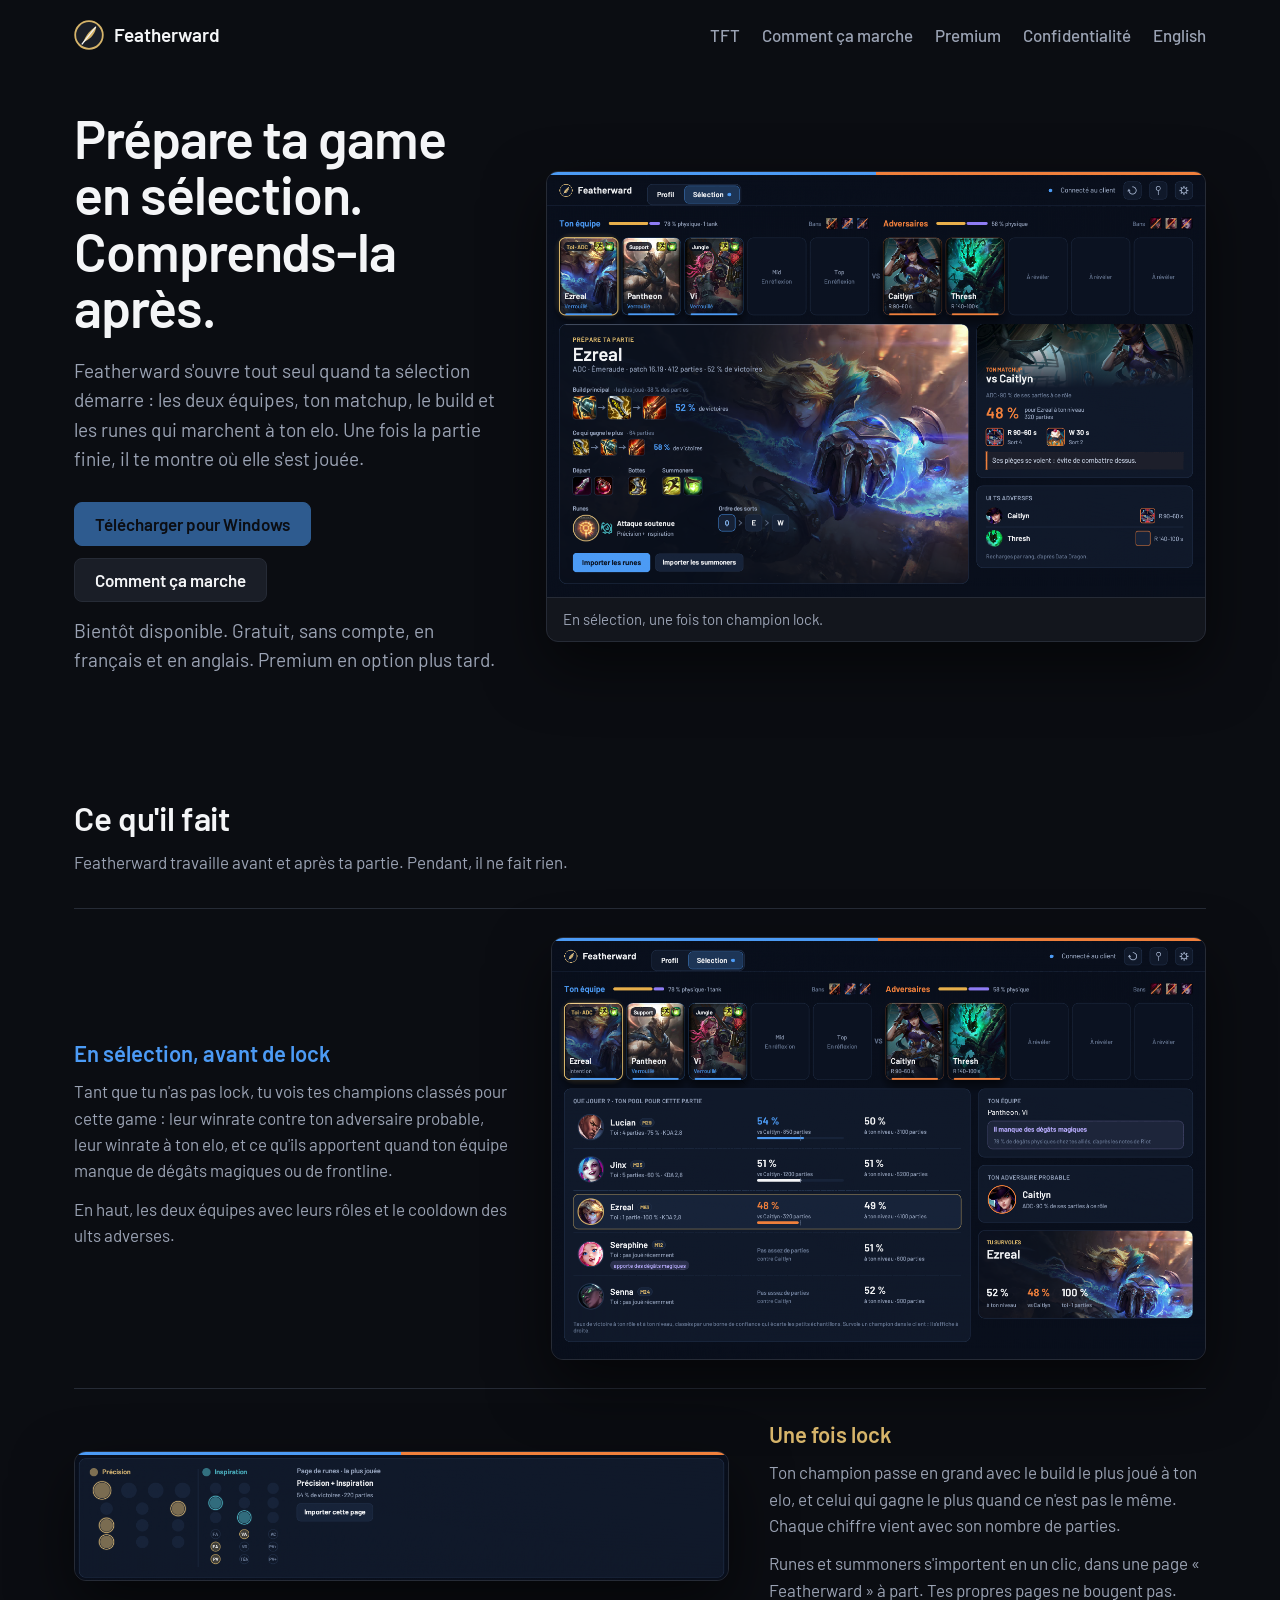
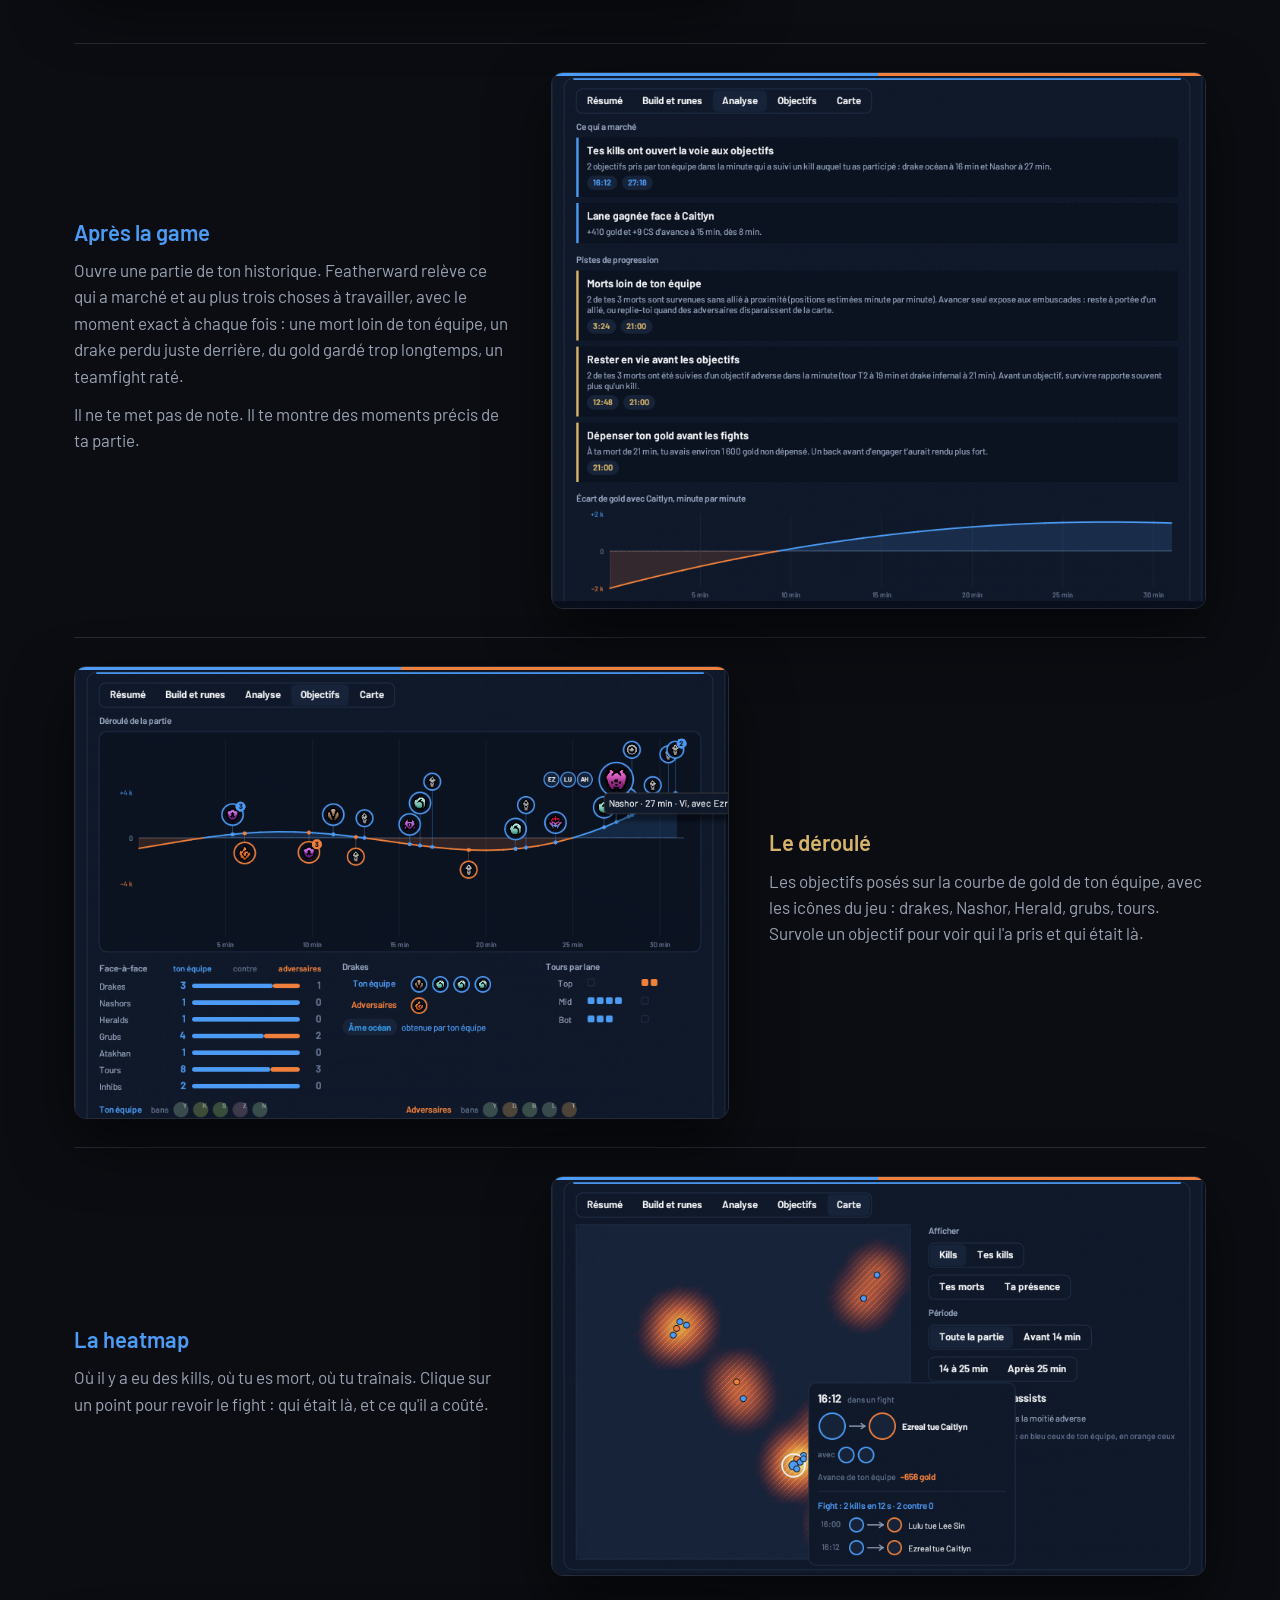
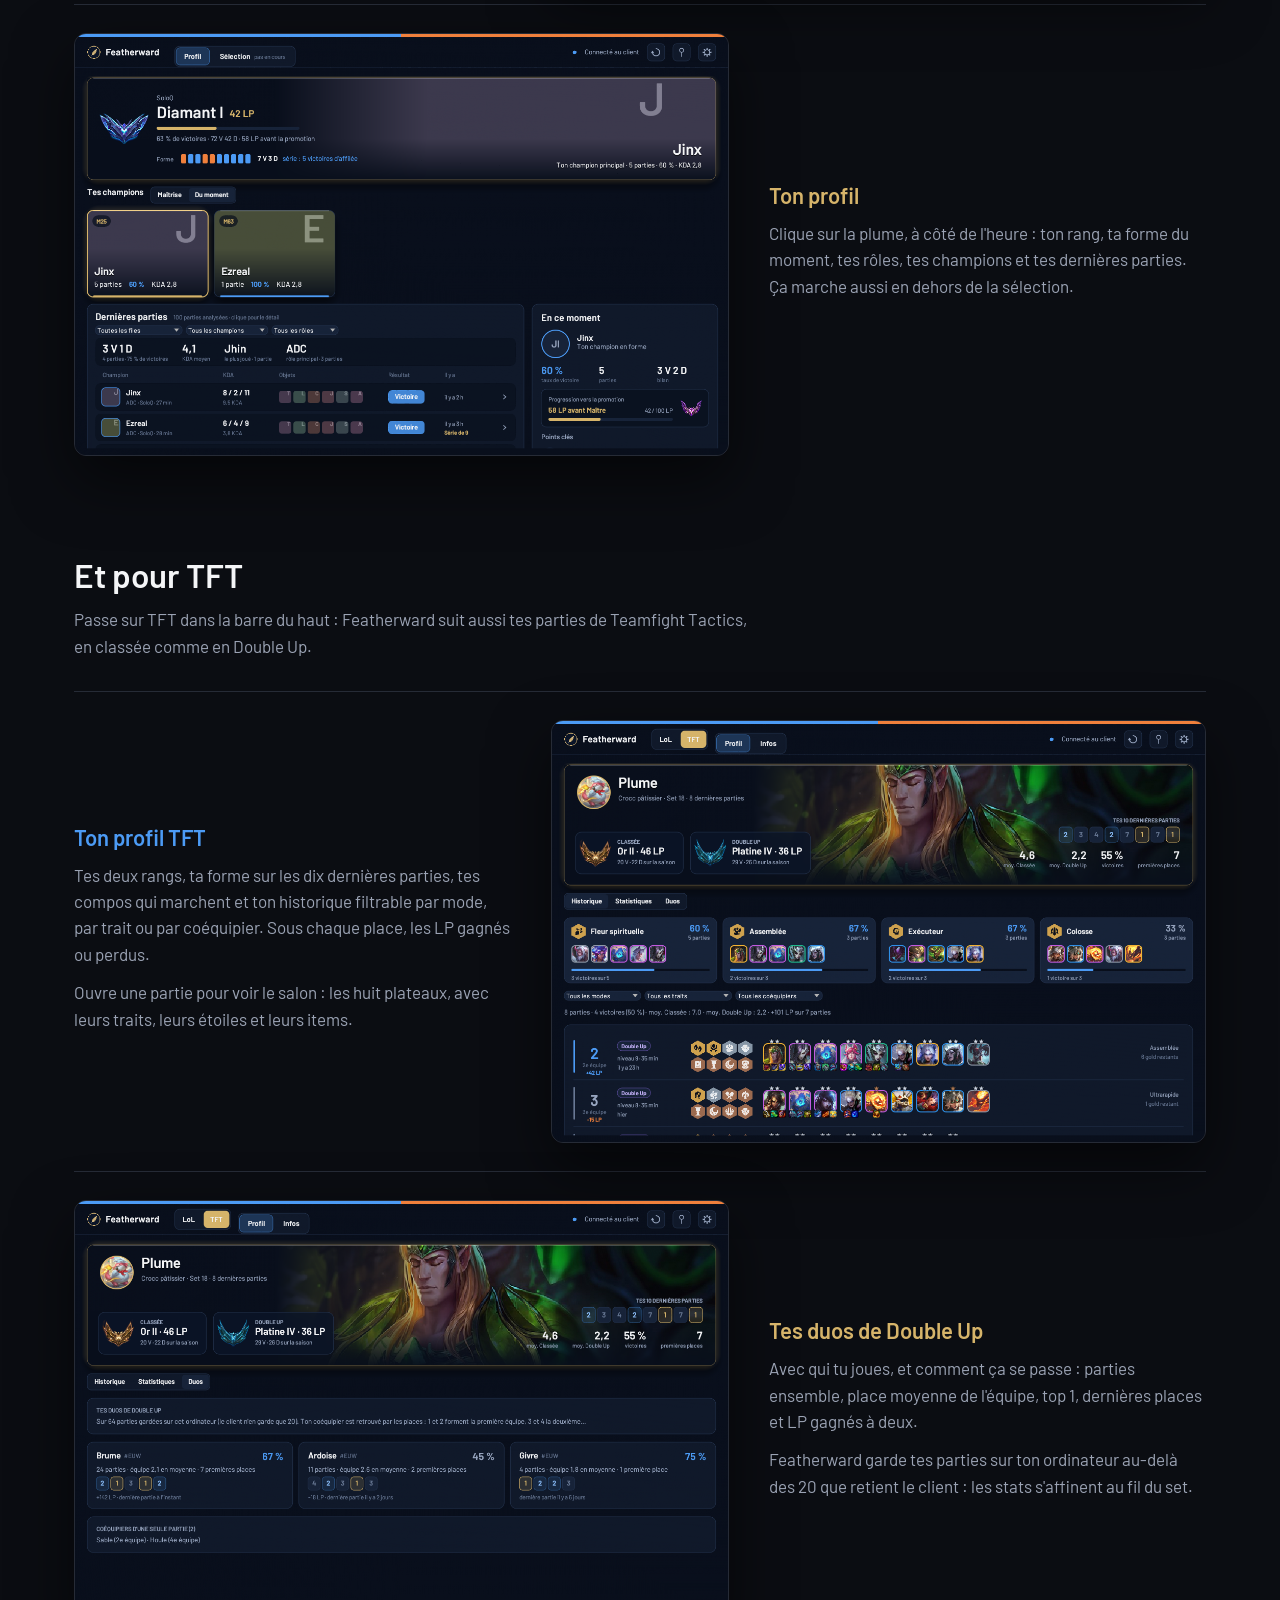
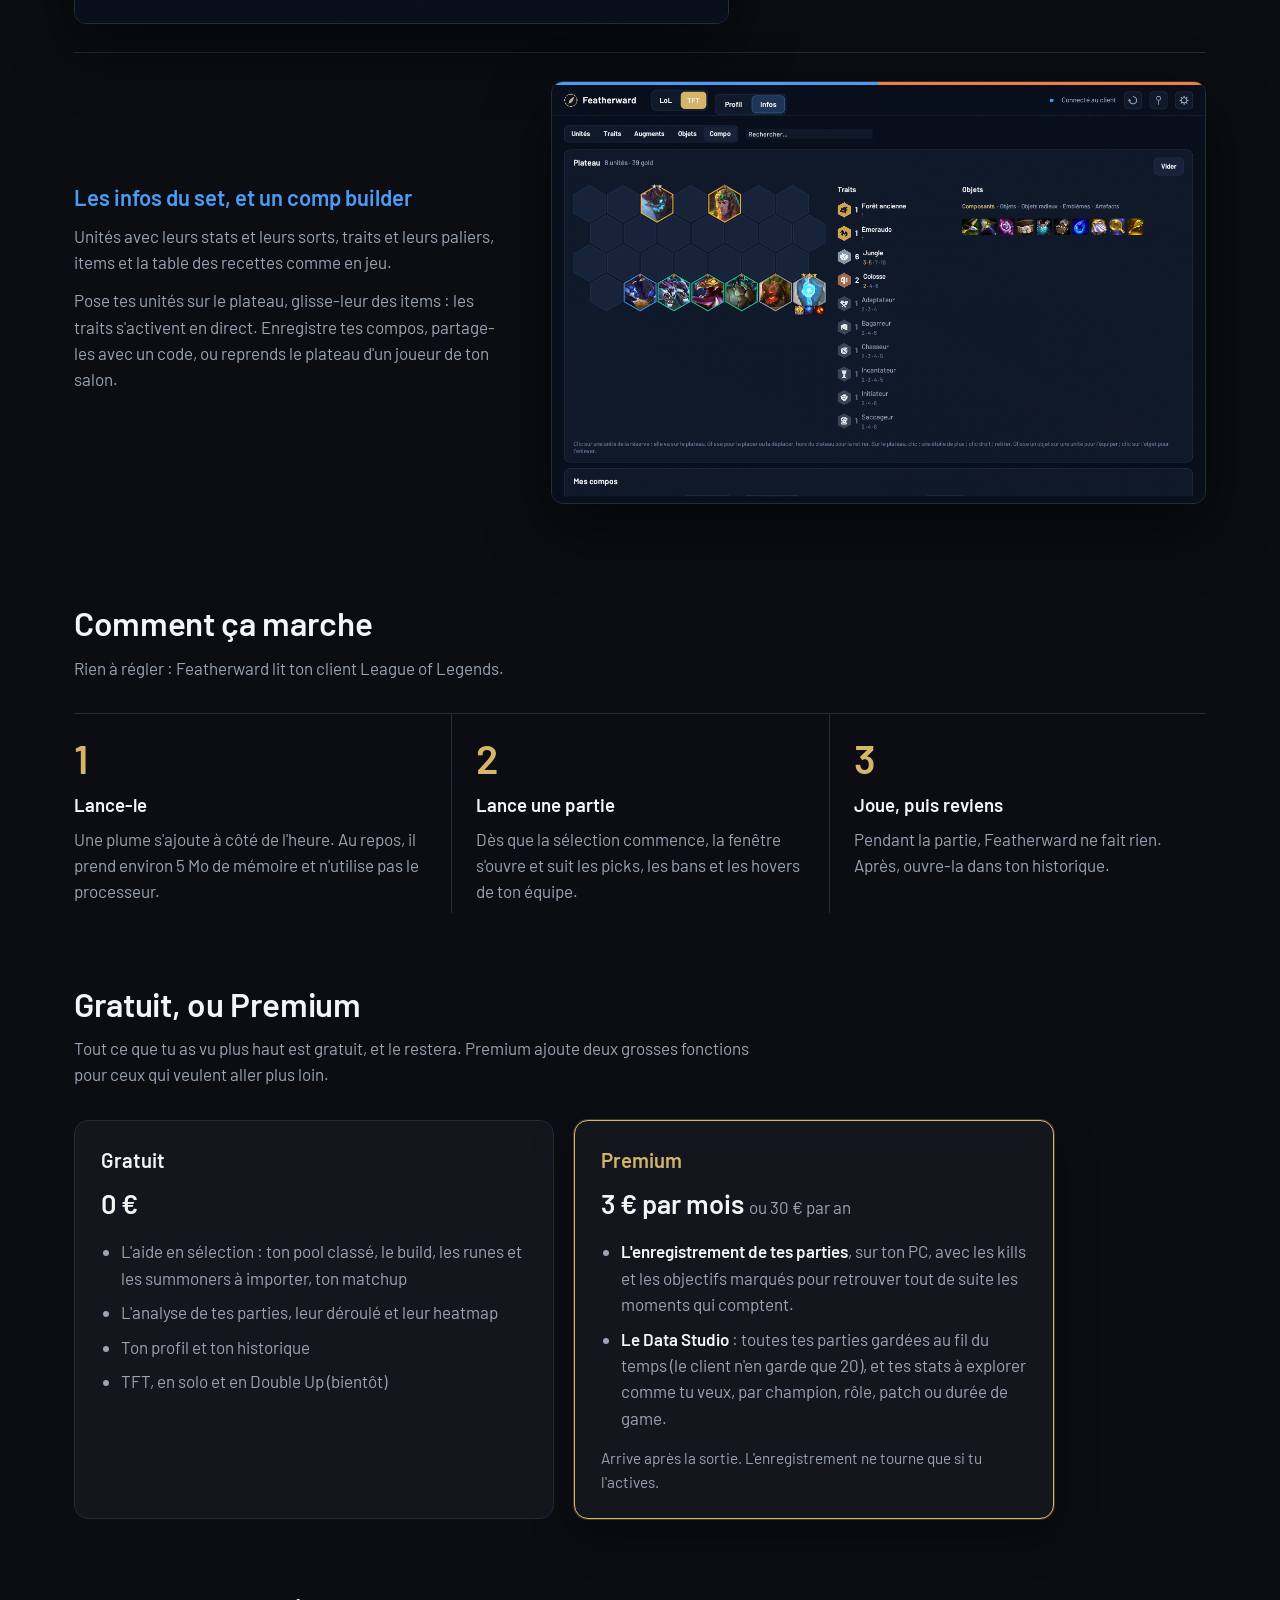
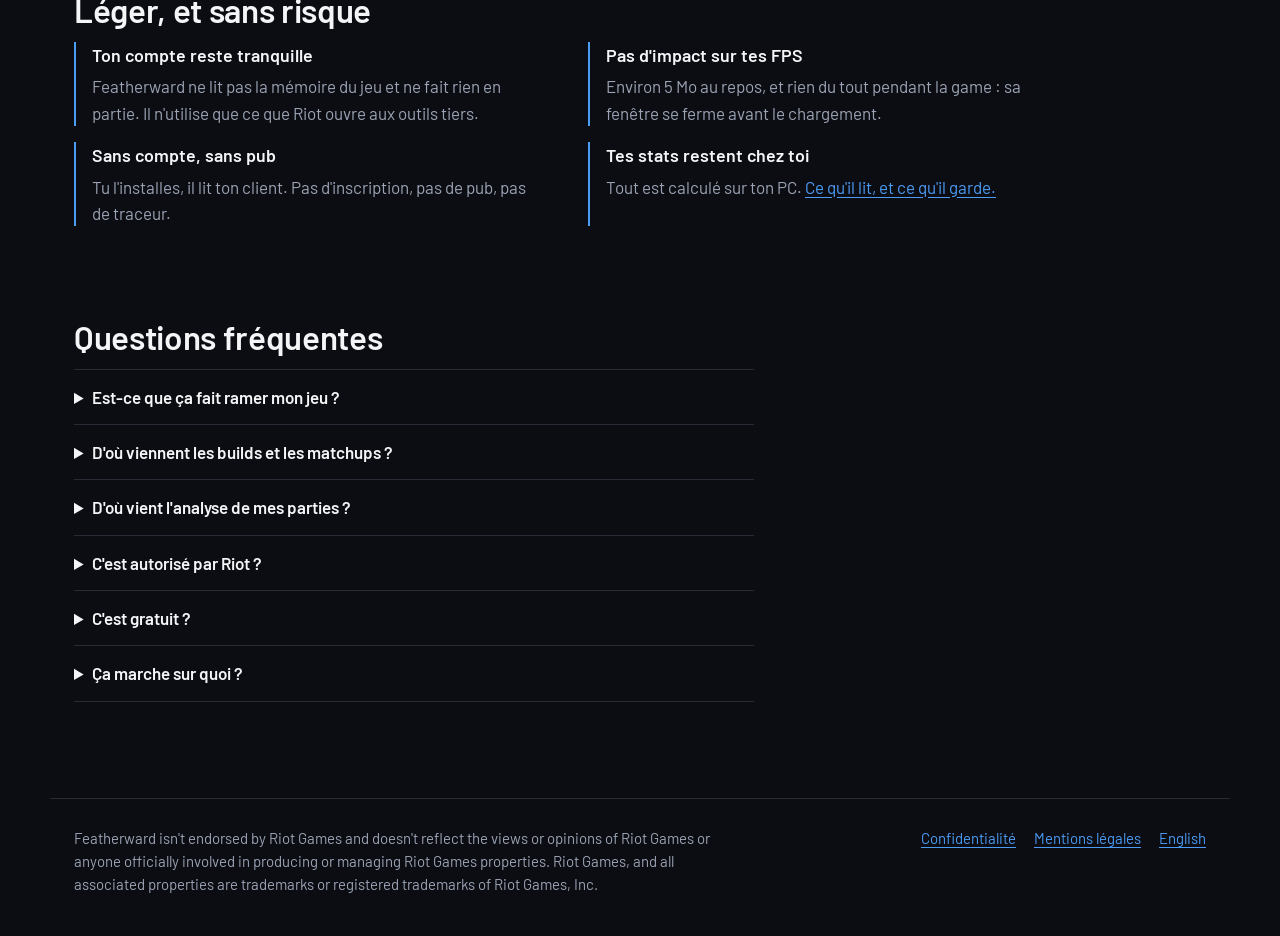
<file: site/index.html>
<!doctype html>
<html lang="fr">
<head>
<meta charset="utf-8">
<meta name="viewport" content="width=device-width, initial-scale=1">
<meta http-equiv="Content-Security-Policy" content="default-src 'none'; img-src 'self' data:; style-src 'self'; font-src 'self'; base-uri 'none'; form-action 'none'">
<meta name="referrer" content="no-referrer">
<title>Featherward : prépare ta sélection, comprends tes parties</title>
<meta name="description" content="Featherward t'aide en sélection de champion (builds, runes, matchups) et analyse tes parties de League of Legends après coup. Gratuit, léger, sans compte.">
<link rel="alternate" hreflang="en" href="en/index.html">
<link rel="stylesheet" href="style.css">
<link rel="icon" href="data:image/svg+xml,%3Csvg xmlns='http://www.w3.org/2000/svg' viewBox='0 0 100 100'%3E%3Ccircle cx='50' cy='50' r='46' fill='%231a1e27' stroke='%23d6b46a' stroke-width='6'/%3E%3Cpath d='M30 76 C 40 50, 55 32, 74 22 C 72 44, 58 62, 36 72 Z' fill='%23d6b46a'/%3E%3C/svg%3E">
</head>
<body>
<a class="saut" href="#contenu">Aller au contenu</a>
<header>
<nav class="navigation" aria-label="Navigation principale">
<a class="marque" href="index.html">
<svg width="30" height="30" viewBox="0 0 100 100" aria-hidden="true"><circle cx="50" cy="50" r="46" fill="#1a1e27" stroke="#d6b46a" stroke-width="6"/><path d="M30 76 C 40 50, 55 32, 74 22 C 72 44, 58 62, 36 72 Z" fill="#d6b46a"/><path d="M27 80 L 72 24" stroke="#f4f5f7" stroke-width="4" stroke-linecap="round"/></svg>
Featherward
</a>
<ul>
<li><a href="#tft">TFT</a></li>
<li><a href="#fonctionnement">Comment ça marche</a></li>
<li><a href="#offres">Premium</a></li>
<li><a href="confidentialite.html">Confidentialité</a></li>
<li><a href="en/index.html" hreflang="en" lang="en">English</a></li>
</ul>
</nav>
</header>

<main id="contenu">
<section class="accueil" aria-labelledby="titre">
<div>
<h1 id="titre">Prépare ta game en sélection. Comprends-la après.</h1>
<p>Featherward s'ouvre tout seul quand ta sélection démarre : les deux équipes, ton matchup, le build et les runes qui marchent à ton elo. Une fois la partie finie, il te montre où elle s'est jouée.</p>
<div class="actions">
<a class="bouton bouton-principal" aria-disabled="true" role="link">Télécharger pour Windows</a>
<a class="bouton" href="#fonctionnement">Comment ça marche</a>
</div>
<p class="note">Bientôt disponible. Gratuit, sans compte, en français et en anglais. Premium en option plus tard.</p>
</div>
<figure class="fenetre">
<img src="captures/selection.png" width="1280" height="820" alt="La vue Sélection de Featherward une fois le champion lock : les deux équipes, ton champion avec son build et ses runes, ton matchup et les ults adverses.">
<figcaption>En sélection, une fois ton champion lock.</figcaption>
</figure>
</section>

<section class="section" aria-labelledby="titre-vues">
<h2 id="titre-vues">Ce qu'il fait</h2>
<p>Featherward travaille avant et après ta partie. Pendant, il ne fait rien.</p>

<article class="vue vue-allie">
<div class="vue-texte">
<h3>En sélection, avant de lock</h3>
<p>Tant que tu n'as pas lock, tu vois tes champions classés pour cette game : leur winrate contre ton adversaire probable, leur winrate à ton elo, et ce qu'ils apportent quand ton équipe manque de dégâts magiques ou de frontline.</p>
<p>En haut, les deux équipes avec leurs rôles et le cooldown des ults adverses.</p>
</div>
<figure class="fenetre">
<img src="captures/selection-avant.png" width="1280" height="820" alt="Avant le lock : ton pool classé contre ton adversaire probable et à ton niveau, ce qui manque à ton équipe et le champion que tu survoles.">
</figure>
</article>

<article class="vue vue-toi">
<div class="vue-texte">
<h3>Une fois lock</h3>
<p>Ton champion passe en grand avec le build le plus joué à ton elo, et celui qui gagne le plus quand ce n'est pas le même. Chaque chiffre vient avec son nombre de parties.</p>
<p>Runes et summoners s'importent en un clic, dans une page « Featherward » à part. Tes propres pages ne bougent pas.</p>
</div>
<figure class="fenetre">
<img src="captures/runes.png" width="1248" height="240" alt="Une page de runes proposée, dessinée comme dans le client, avec son bouton d'import.">
</figure>
</article>

<article class="vue vue-allie">
<div class="vue-texte">
<h3>Après la game</h3>
<p>Ouvre une partie de ton historique. Featherward relève ce qui a marché et au plus trois choses à travailler, avec le moment exact à chaque fois : une mort loin de ton équipe, un drake perdu juste derrière, du gold gardé trop longtemps, un teamfight raté.</p>
<p>Il ne te met pas de note. Il te montre des moments précis de ta partie.</p>
</div>
<figure class="fenetre">
<img src="captures/analyse.png" width="860" height="700" alt="L'onglet Analyse d'une partie : points forts, pistes de progression et écart de gold avec ton matchup.">
</figure>
</article>

<article class="vue vue-toi">
<div class="vue-texte">
<h3>Le déroulé</h3>
<p>Les objectifs posés sur la courbe de gold de ton équipe, avec les icônes du jeu : drakes, Nashor, Herald, grubs, tours. Survole un objectif pour voir qui l'a pris et qui était là.</p>
</div>
<figure class="fenetre">
<img src="captures/objectifs.png" width="860" height="590" alt="Le déroulé d'une partie : objectifs pris par chaque équipe sur la courbe d'avance en gold.">
</figure>
</article>

<article class="vue vue-allie">
<div class="vue-texte">
<h3>La heatmap</h3>
<p>Où il y a eu des kills, où tu es mort, où tu traînais. Clique sur un point pour revoir le fight : qui était là, et ce qu'il a coûté.</p>
</div>
<figure class="fenetre">
<img src="captures/carte.png" width="860" height="520" alt="La heatmap d'une partie, avec la fiche d'un kill ouverte.">
</figure>
</article>

<article class="vue vue-toi">
<div class="vue-texte">
<h3>Ton profil</h3>
<p>Clique sur la plume, à côté de l'heure : ton rang, ta forme du moment, tes rôles, tes champions et tes dernières parties. Ça marche aussi en dehors de la sélection.</p>
</div>
<figure class="fenetre">
<img src="captures/profil.png" width="1280" height="820" alt="La vue Profil : classement, forme sur les dix dernières parties, rôles, champions et historique.">
</figure>
</article>
</section>

<section class="section" id="tft" aria-labelledby="titre-tft">
<h2 id="titre-tft">Et pour TFT</h2>
<p>Passe sur TFT dans la barre du haut : Featherward suit aussi tes parties de Teamfight Tactics, en classée comme en Double Up.</p>

<article class="vue vue-allie">
<div class="vue-texte">
<h3>Ton profil TFT</h3>
<p>Tes deux rangs, ta forme sur les dix dernières parties, tes compos qui marchent et ton historique filtrable par mode, par trait ou par coéquipier. Sous chaque place, les LP gagnés ou perdus.</p>
<p>Ouvre une partie pour voir le salon : les huit plateaux, avec leurs traits, leurs étoiles et leurs items.</p>
</div>
<figure class="fenetre">
<img src="captures/tft-profil.png" width="1280" height="820" alt="Le profil TFT : rangs en classée et en Double Up, forme du moment, compos et historique avec les LP de chaque partie.">
</figure>
</article>

<article class="vue vue-toi">
<div class="vue-texte">
<h3>Tes duos de Double Up</h3>
<p>Avec qui tu joues, et comment ça se passe : parties ensemble, place moyenne de l'équipe, top 1, dernières places et LP gagnés à deux.</p>
<p>Featherward garde tes parties sur ton ordinateur au-delà des 20 que retient le client : les stats s'affinent au fil du set.</p>
</div>
<figure class="fenetre">
<img src="captures/tft-duos.png" width="1280" height="820" alt="L'onglet Duos : pour chaque coéquipier, les parties jouées ensemble, la place moyenne, les dernières places et les LP.">
</figure>
</article>

<article class="vue vue-allie">
<div class="vue-texte">
<h3>Les infos du set, et un comp builder</h3>
<p>Unités avec leurs stats et leurs sorts, traits et leurs paliers, items et la table des recettes comme en jeu.</p>
<p>Pose tes unités sur le plateau, glisse-leur des items : les traits s'activent en direct. Enregistre tes compos, partage-les avec un code, ou reprends le plateau d'un joueur de ton salon.</p>
</div>
<figure class="fenetre">
<img src="captures/tft-compo.png" width="1280" height="820" alt="Le comp builder : un plateau de 4 rangées, les traits activés, la palette d'items et la réserve des unités par coût.">
</figure>
</article>
</section>

<section class="section" id="fonctionnement" aria-labelledby="titre-fonctionnement">
<h2 id="titre-fonctionnement">Comment ça marche</h2>
<p>Rien à régler : Featherward lit ton client League of Legends.</p>
<ol class="etapes">
<li>
<h3>Lance-le</h3>
<p>Une plume s'ajoute à côté de l'heure. Au repos, il prend environ 5 Mo de mémoire et n'utilise pas le processeur.</p>
</li>
<li>
<h3>Lance une partie</h3>
<p>Dès que la sélection commence, la fenêtre s'ouvre et suit les picks, les bans et les hovers de ton équipe.</p>
</li>
<li>
<h3>Joue, puis reviens</h3>
<p>Pendant la partie, Featherward ne fait rien. Après, ouvre-la dans ton historique.</p>
</li>
</ol>
</section>

<section class="section" id="offres" aria-labelledby="titre-offres">
<h2 id="titre-offres">Gratuit, ou Premium</h2>
<p>Tout ce que tu as vu plus haut est gratuit, et le restera. Premium ajoute deux grosses fonctions pour ceux qui veulent aller plus loin.</p>
<div class="offres">
<div class="offre">
<h3>Gratuit</h3>
<p class="prix">0 €</p>
<ul>
<li>L'aide en sélection : ton pool classé, le build, les runes et les summoners à importer, ton matchup</li>
<li>L'analyse de tes parties, leur déroulé et leur heatmap</li>
<li>Ton profil et ton historique</li>
<li>TFT, en solo et en Double Up (bientôt)</li>
</ul>
</div>
<div class="offre offre-premium">
<h3>Premium</h3>
<p class="prix">3 € par mois <span>ou 30 € par an</span></p>
<ul>
<li><strong>L'enregistrement de tes parties</strong>, sur ton PC, avec les kills et les objectifs marqués pour retrouver tout de suite les moments qui comptent.</li>
<li><strong>Le Data Studio</strong> : toutes tes parties gardées au fil du temps (le client n'en garde que 20), et tes stats à explorer comme tu veux, par champion, rôle, patch ou durée de game.</li>
</ul>
<p class="note">Arrive après la sortie. L'enregistrement ne tourne que si tu l'actives.</p>
</div>
</div>
</section>

<section class="section" id="leger" aria-labelledby="titre-leger">
<h2 id="titre-leger">Léger, et sans risque</h2>
<div class="engagements">
<div><h3>Ton compte reste tranquille</h3><p>Featherward ne lit pas la mémoire du jeu et ne fait rien en partie. Il n'utilise que ce que Riot ouvre aux outils tiers.</p></div>
<div><h3>Pas d'impact sur tes FPS</h3><p>Environ 5 Mo au repos, et rien du tout pendant la game : sa fenêtre se ferme avant le chargement.</p></div>
<div><h3>Sans compte, sans pub</h3><p>Tu l'installes, il lit ton client. Pas d'inscription, pas de pub, pas de traceur.</p></div>
<div><h3>Tes stats restent chez toi</h3><p>Tout est calculé sur ton PC. <a href="confidentialite.html">Ce qu'il lit, et ce qu'il garde.</a></p></div>
</div>
</section>

<section class="section faq" aria-labelledby="titre-faq">
<h2 id="titre-faq">Questions fréquentes</h2>
<details>
<summary>Est-ce que ça fait ramer mon jeu ?</summary>
<p>Non. Au repos, il prend environ 5 Mo et ne touche pas au processeur. Sa fenêtre n'existe que pendant la sélection, et se ferme avant la partie, ou quand tu l'ouvres toi-même.</p>
</details>
<details>
<summary>D'où viennent les builds et les matchups ?</summary>
<p>De parties classées récentes de ton elo et de ton serveur, récupérées avec l'API officielle de Riot. Le nombre de parties est toujours affiché, et un build joué trop peu de fois n'est jamais mis en avant.</p>
</details>
<details>
<summary>D'où vient l'analyse de mes parties ?</summary>
<p>De ton client, qui garde le détail de tes 20 dernières parties. Featherward les lit quand tu en ouvres une et fait les calculs sur ton PC.</p>
</details>
<details>
<summary>C'est autorisé par Riot ?</summary>
<p>Featherward suit les règles de Riot pour les outils tiers : il n'affiche que des infos que le client montre déjà ou des stats générales, ne démasque personne, ne décide pas à ta place et ne fait rien pendant la partie.</p>
</details>
<details>
<summary>C'est gratuit ?</summary>
<p>L'essentiel, oui, et ça le restera. Premium, à 3 € par mois ou 30 € par an, ajoutera l'enregistrement de tes parties et le Data Studio. <a href="#offres">Voir ce qui est gratuit et ce qui est Premium</a>.</p>
</details>
<details>
<summary>Ça marche sur quoi ?</summary>
<p>Sur Windows, comme le client de League of Legends. En français ou en anglais, selon la langue de ton client.</p>
</details>
</section>
</main>

<footer class="pied">
<p>Featherward isn't endorsed by Riot Games and doesn't reflect the views or opinions of Riot Games or anyone officially involved in producing or managing Riot Games properties. Riot Games, and all associated properties are trademarks or registered trademarks of Riot Games, Inc.</p>
<ul>
<li><a href="confidentialite.html">Confidentialité</a></li>
<li><a href="mentions-legales.html">Mentions légales</a></li>
<li><a href="en/index.html" hreflang="en" lang="en">English</a></li>
</ul>
</footer>
</body>
</html>
</file>
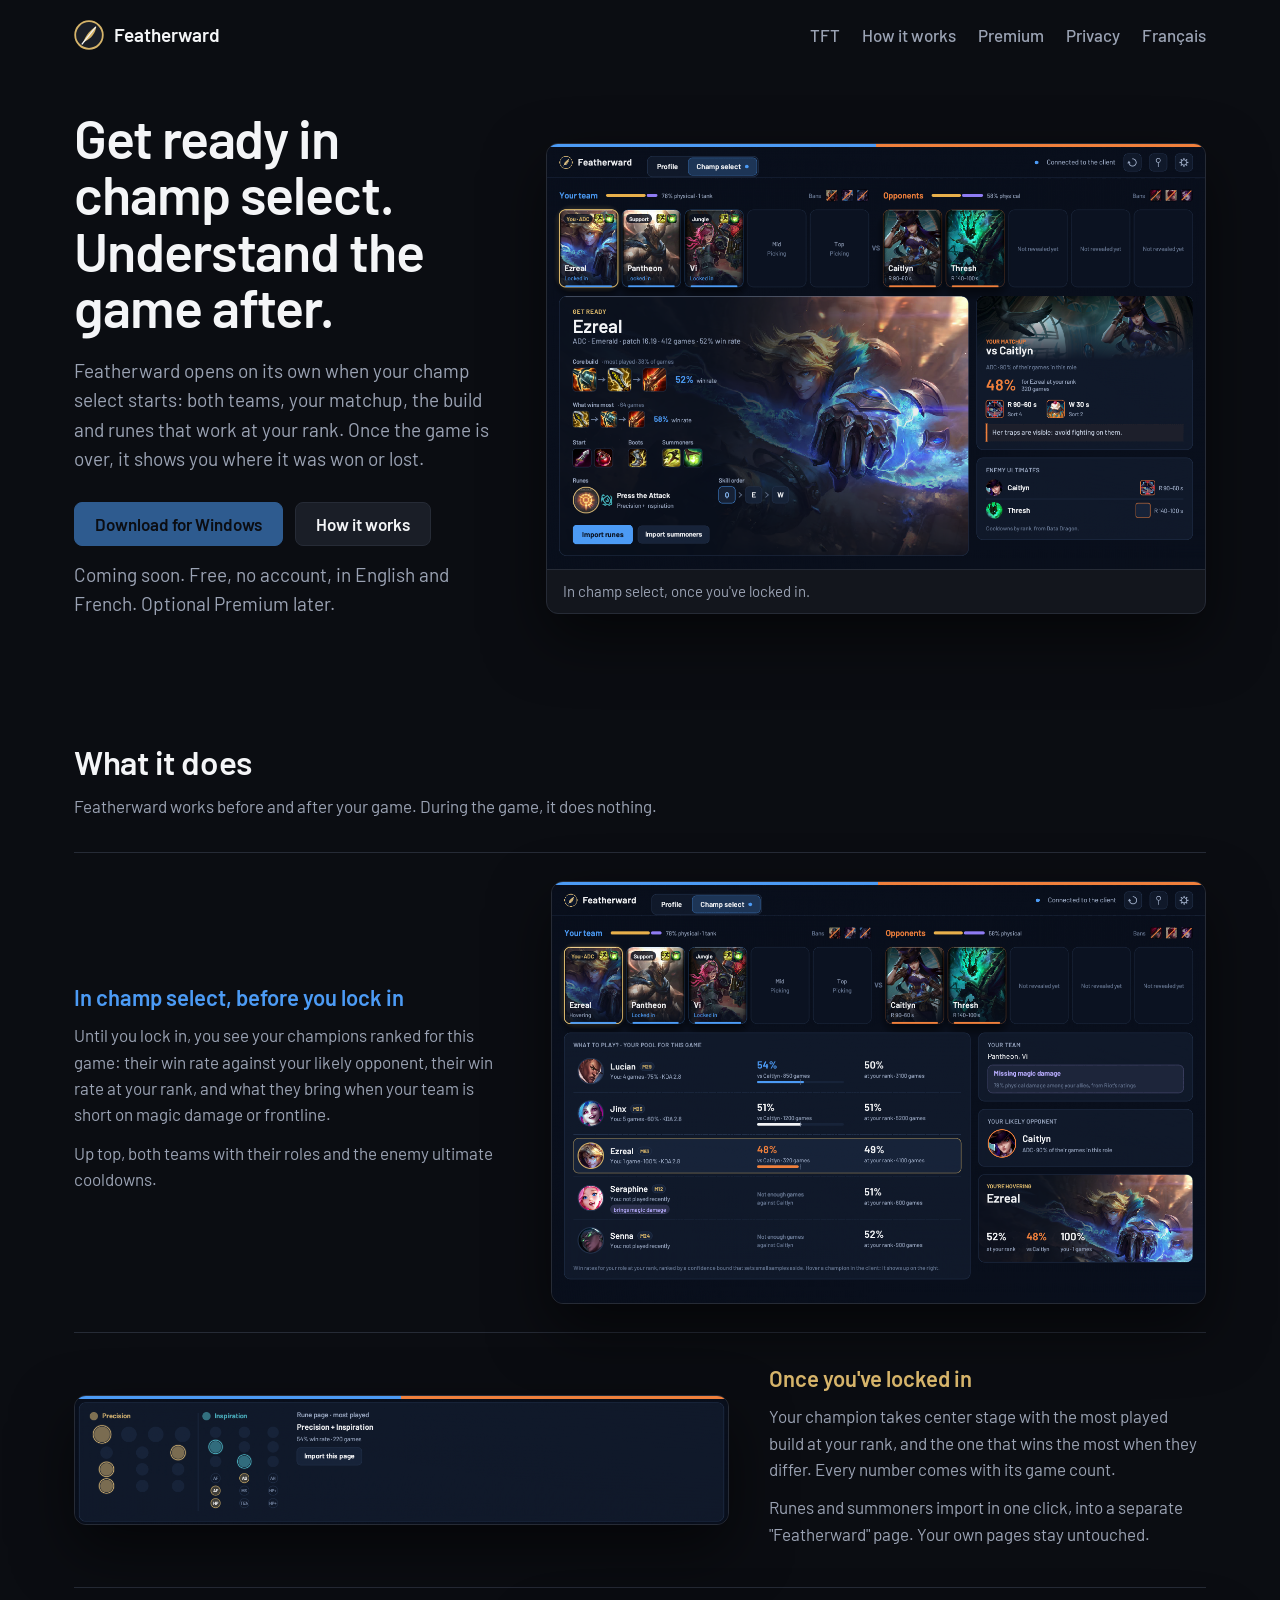
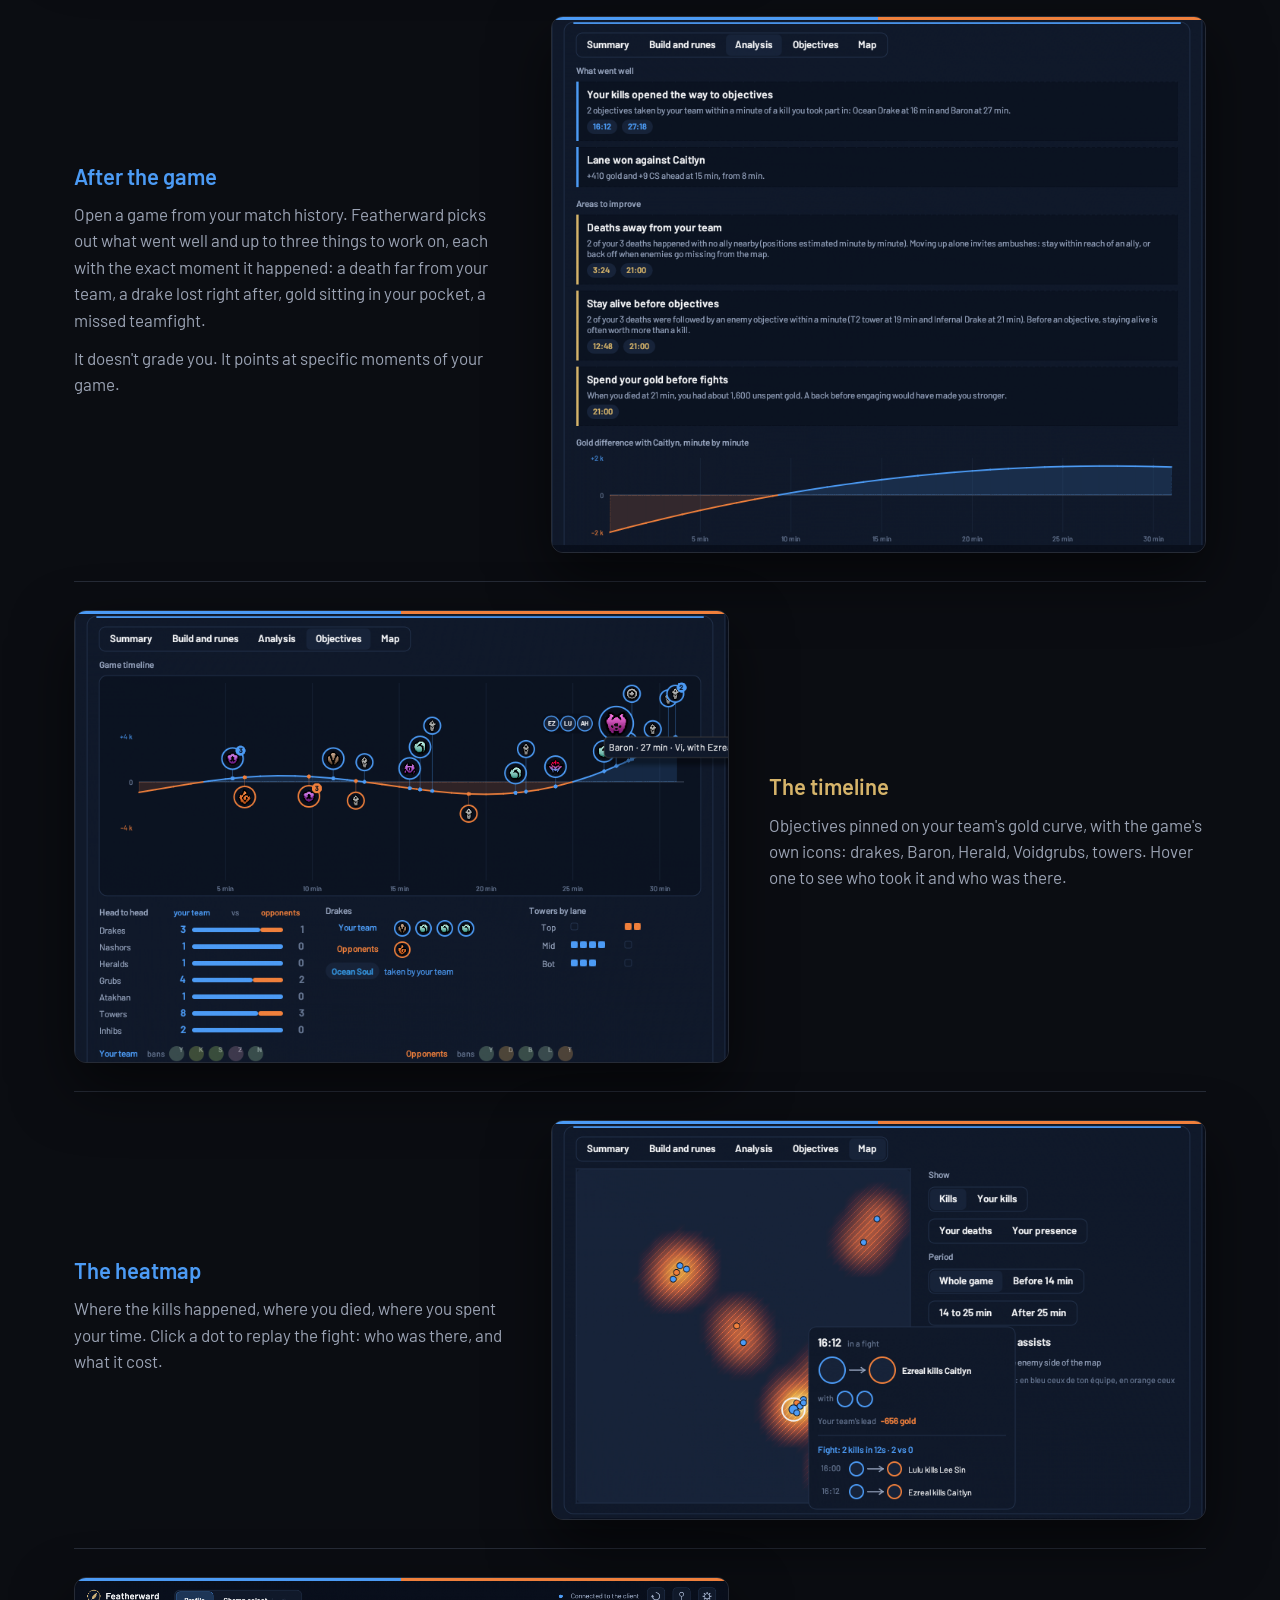
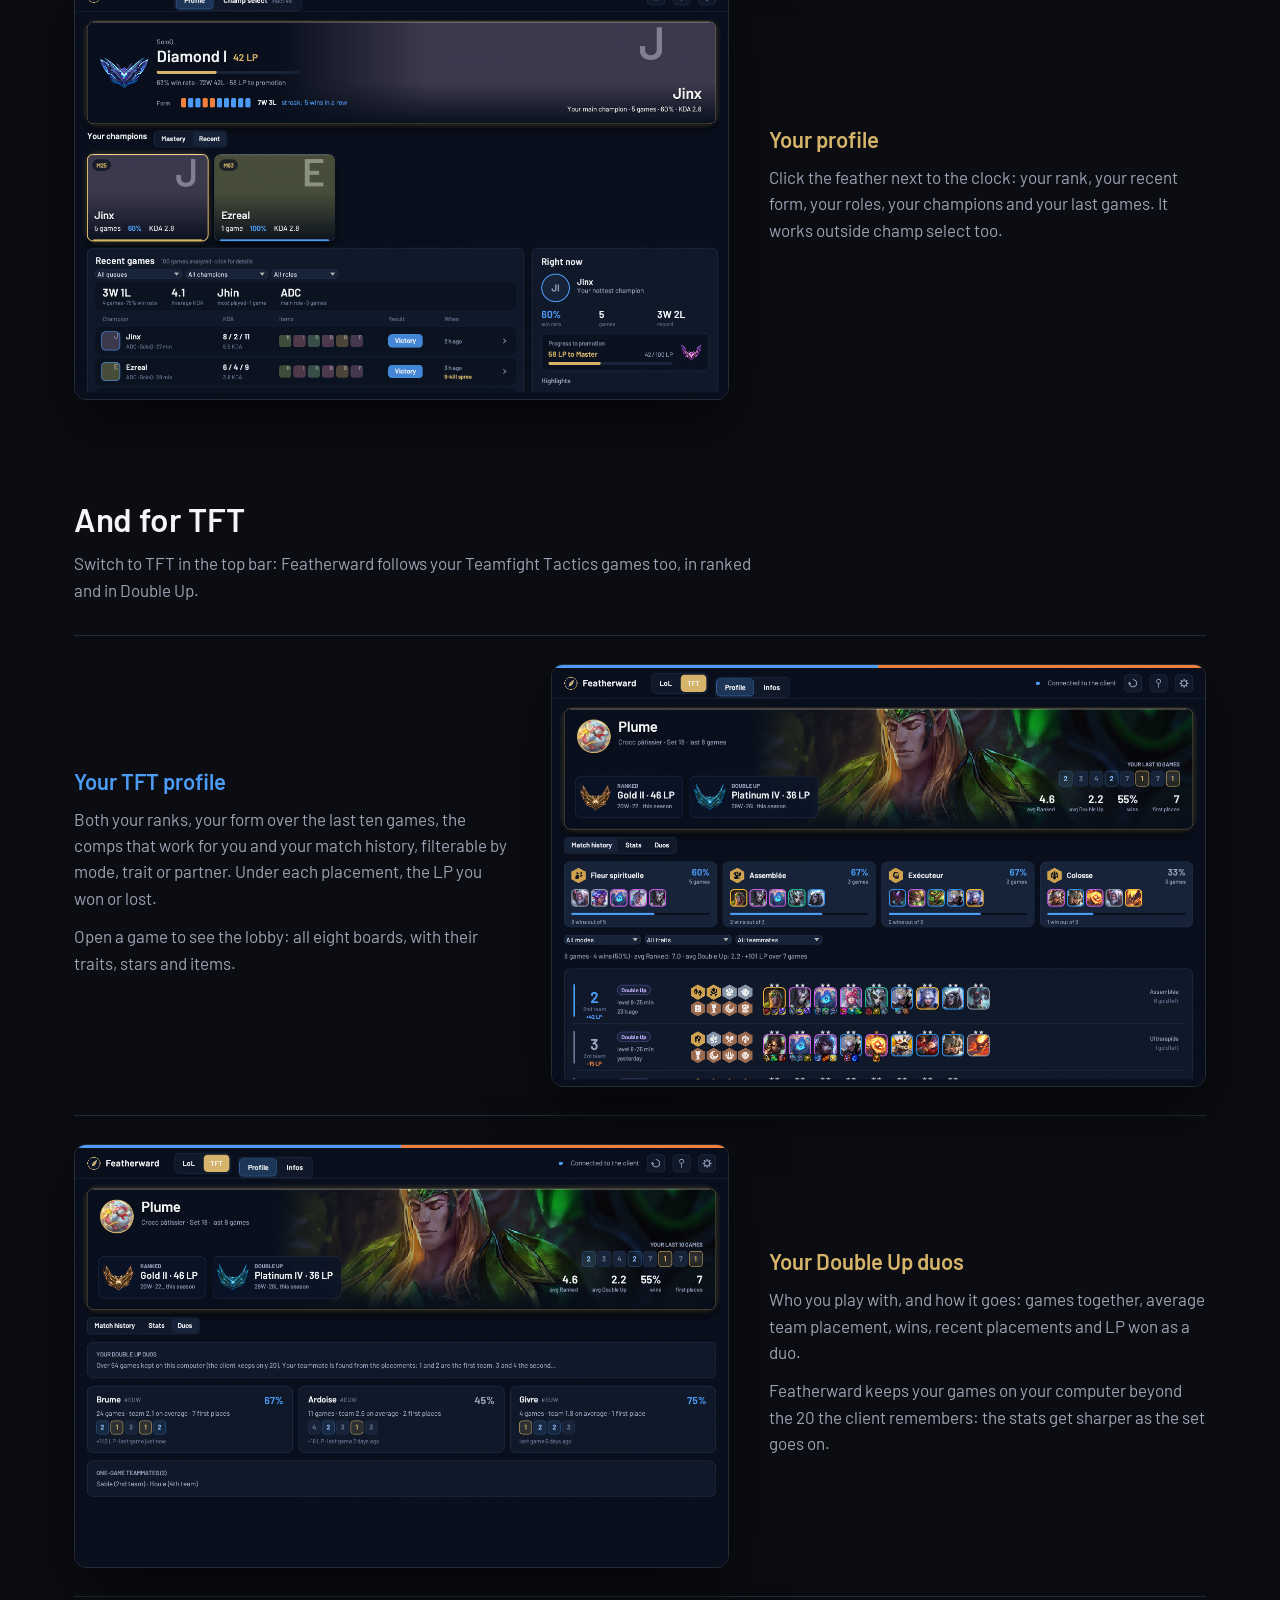
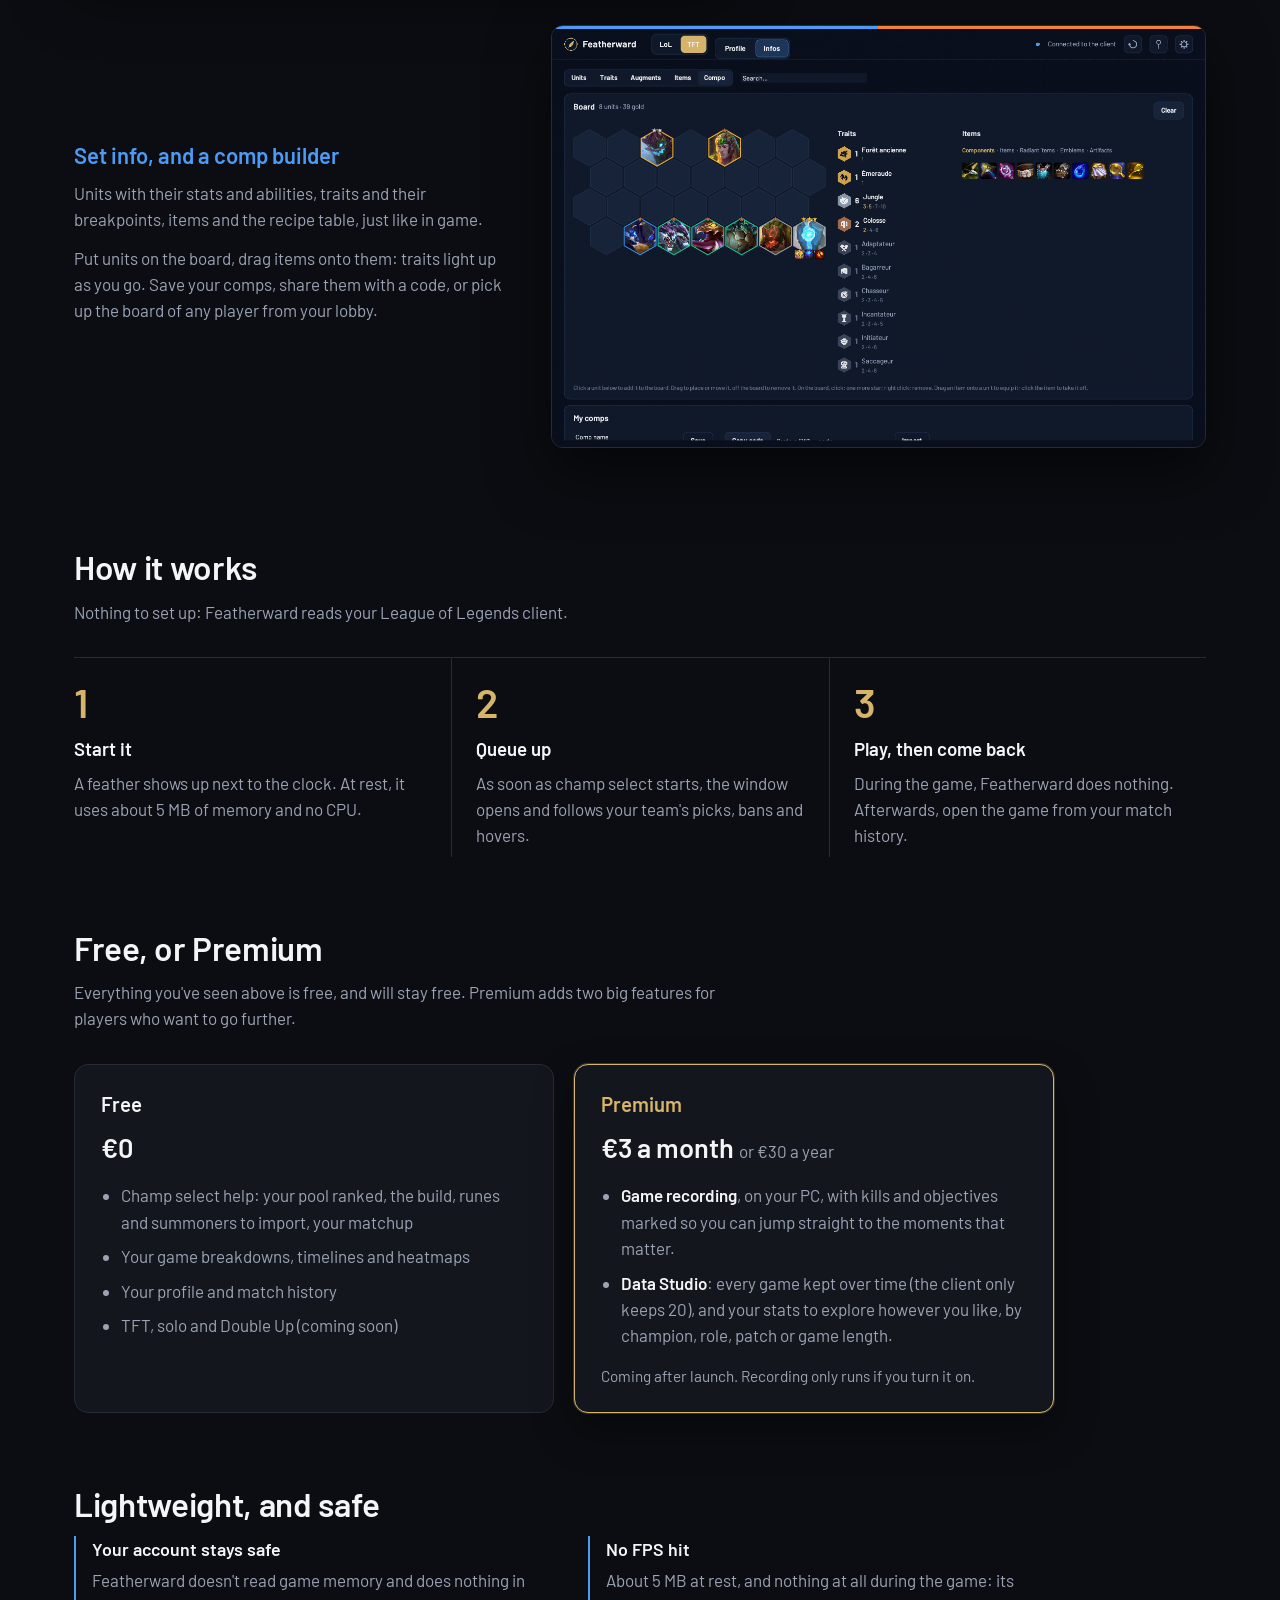
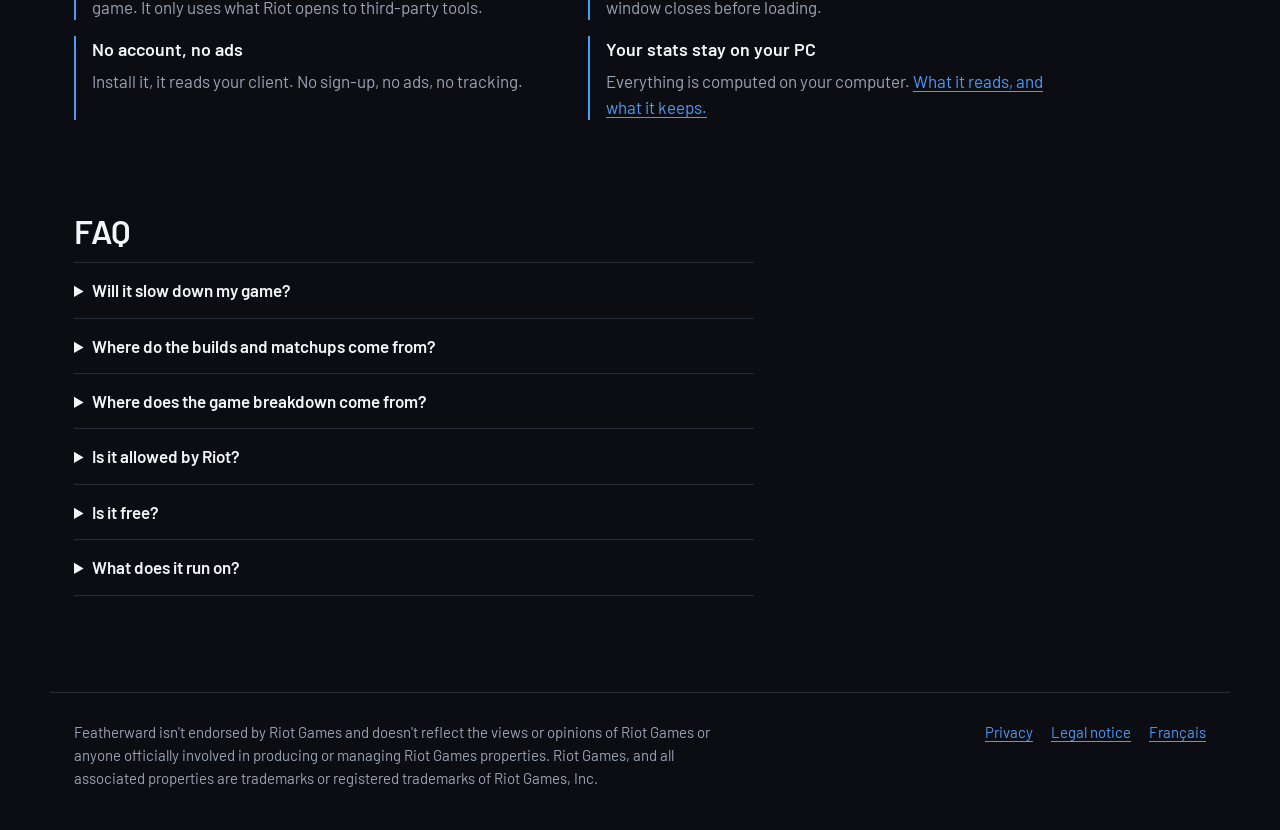
<file: site/en/index.html>
<!doctype html>
<html lang="en">
<head>
<meta charset="utf-8">
<meta name="viewport" content="width=device-width, initial-scale=1">
<meta http-equiv="Content-Security-Policy" content="default-src 'none'; img-src 'self' data:; style-src 'self'; font-src 'self'; base-uri 'none'; form-action 'none'">
<meta name="referrer" content="no-referrer">
<title>Featherward: get ready in champ select, understand your games</title>
<meta name="description" content="Featherward helps you in champion select (builds, runes, matchups) and breaks down your League of Legends games afterwards. Free, lightweight, no account.">
<link rel="alternate" hreflang="fr" href="../index.html">
<link rel="stylesheet" href="../style.css">
<link rel="icon" href="data:image/svg+xml,%3Csvg xmlns='http://www.w3.org/2000/svg' viewBox='0 0 100 100'%3E%3Ccircle cx='50' cy='50' r='46' fill='%231a1e27' stroke='%23d6b46a' stroke-width='6'/%3E%3Cpath d='M30 76 C 40 50, 55 32, 74 22 C 72 44, 58 62, 36 72 Z' fill='%23d6b46a'/%3E%3C/svg%3E">
</head>
<body>
<a class="saut" href="#contenu">Skip to content</a>
<header>
<nav class="navigation" aria-label="Main navigation">
<a class="marque" href="index.html">
<svg width="30" height="30" viewBox="0 0 100 100" aria-hidden="true"><circle cx="50" cy="50" r="46" fill="#1a1e27" stroke="#d6b46a" stroke-width="6"/><path d="M30 76 C 40 50, 55 32, 74 22 C 72 44, 58 62, 36 72 Z" fill="#d6b46a"/><path d="M27 80 L 72 24" stroke="#f4f5f7" stroke-width="4" stroke-linecap="round"/></svg>
Featherward
</a>
<ul>
<li><a href="#tft">TFT</a></li>
<li><a href="#how-it-works">How it works</a></li>
<li><a href="#plans">Premium</a></li>
<li><a href="privacy.html">Privacy</a></li>
<li><a href="../index.html" hreflang="fr" lang="fr">Français</a></li>
</ul>
</nav>
</header>

<main id="contenu">
<section class="accueil" aria-labelledby="titre">
<div>
<h1 id="titre">Get ready in champ select. Understand the game after.</h1>
<p>Featherward opens on its own when your champ select starts: both teams, your matchup, the build and runes that work at your rank. Once the game is over, it shows you where it was won or lost.</p>
<div class="actions">
<a class="bouton bouton-principal" aria-disabled="true" role="link">Download for Windows</a>
<a class="bouton" href="#how-it-works">How it works</a>
</div>
<p class="note">Coming soon. Free, no account, in English and French. Optional Premium later.</p>
</div>
<figure class="fenetre">
<img src="../captures/en/selection.png" width="1280" height="820" alt="Featherward's champion select view once locked in: both teams, your champion with its build and runes, your matchup and the enemy ultimates.">
<figcaption>In champ select, once you've locked in.</figcaption>
</figure>
</section>

<section class="section" aria-labelledby="titre-vues">
<h2 id="titre-vues">What it does</h2>
<p>Featherward works before and after your game. During the game, it does nothing.</p>

<article class="vue vue-allie">
<div class="vue-texte">
<h3>In champ select, before you lock in</h3>
<p>Until you lock in, you see your champions ranked for this game: their win rate against your likely opponent, their win rate at your rank, and what they bring when your team is short on magic damage or frontline.</p>
<p>Up top, both teams with their roles and the enemy ultimate cooldowns.</p>
</div>
<figure class="fenetre">
<img src="../captures/en/selection-avant.png" width="1280" height="820" alt="Before locking in: your pool ranked against your likely opponent and at your rank, what your team is missing and the champion you're hovering.">
</figure>
</article>

<article class="vue vue-toi">
<div class="vue-texte">
<h3>Once you've locked in</h3>
<p>Your champion takes center stage with the most played build at your rank, and the one that wins the most when they differ. Every number comes with its game count.</p>
<p>Runes and summoners import in one click, into a separate "Featherward" page. Your own pages stay untouched.</p>
</div>
<figure class="fenetre">
<img src="../captures/en/runes.png" width="1248" height="240" alt="A suggested rune page, drawn like in the client, with its import button.">
</figure>
</article>

<article class="vue vue-allie">
<div class="vue-texte">
<h3>After the game</h3>
<p>Open a game from your match history. Featherward picks out what went well and up to three things to work on, each with the exact moment it happened: a death far from your team, a drake lost right after, gold sitting in your pocket, a missed teamfight.</p>
<p>It doesn't grade you. It points at specific moments of your game.</p>
</div>
<figure class="fenetre">
<img src="../captures/en/analyse.png" width="860" height="700" alt="A game's Analysis tab: strengths, things to work on and gold difference with your matchup.">
</figure>
</article>

<article class="vue vue-toi">
<div class="vue-texte">
<h3>The timeline</h3>
<p>Objectives pinned on your team's gold curve, with the game's own icons: drakes, Baron, Herald, Voidgrubs, towers. Hover one to see who took it and who was there.</p>
</div>
<figure class="fenetre">
<img src="../captures/en/objectifs.png" width="860" height="590" alt="A game's timeline: objectives taken by each team on the gold lead curve.">
</figure>
</article>

<article class="vue vue-allie">
<div class="vue-texte">
<h3>The heatmap</h3>
<p>Where the kills happened, where you died, where you spent your time. Click a dot to replay the fight: who was there, and what it cost.</p>
</div>
<figure class="fenetre">
<img src="../captures/en/carte.png" width="860" height="520" alt="A game's heatmap, with a kill's card open.">
</figure>
</article>

<article class="vue vue-toi">
<div class="vue-texte">
<h3>Your profile</h3>
<p>Click the feather next to the clock: your rank, your recent form, your roles, your champions and your last games. It works outside champ select too.</p>
</div>
<figure class="fenetre">
<img src="../captures/en/profil.png" width="1280" height="820" alt="The Profile view: rank, form over the last ten games, roles, champions and match history.">
</figure>
</article>
</section>

<section class="section" id="tft" aria-labelledby="titre-tft">
<h2 id="titre-tft">And for TFT</h2>
<p>Switch to TFT in the top bar: Featherward follows your Teamfight Tactics games too, in ranked and in Double Up.</p>

<article class="vue vue-allie">
<div class="vue-texte">
<h3>Your TFT profile</h3>
<p>Both your ranks, your form over the last ten games, the comps that work for you and your match history, filterable by mode, trait or partner. Under each placement, the LP you won or lost.</p>
<p>Open a game to see the lobby: all eight boards, with their traits, stars and items.</p>
</div>
<figure class="fenetre">
<img src="../captures/en/tft-profil.png" width="1280" height="820" alt="The TFT profile: ranked and Double Up ranks, recent form, comps and match history with each game's LP.">
</figure>
</article>

<article class="vue vue-toi">
<div class="vue-texte">
<h3>Your Double Up duos</h3>
<p>Who you play with, and how it goes: games together, average team placement, wins, recent placements and LP won as a duo.</p>
<p>Featherward keeps your games on your computer beyond the 20 the client remembers: the stats get sharper as the set goes on.</p>
</div>
<figure class="fenetre">
<img src="../captures/en/tft-duos.png" width="1280" height="820" alt="The Duos tab: for each partner, games played together, average placement, recent placements and LP.">
</figure>
</article>

<article class="vue vue-allie">
<div class="vue-texte">
<h3>Set info, and a comp builder</h3>
<p>Units with their stats and abilities, traits and their breakpoints, items and the recipe table, just like in game.</p>
<p>Put units on the board, drag items onto them: traits light up as you go. Save your comps, share them with a code, or pick up the board of any player from your lobby.</p>
</div>
<figure class="fenetre">
<img src="../captures/en/tft-compo.png" width="1280" height="820" alt="The comp builder: a four-row board, active traits, the item palette and the unit pool by cost.">
</figure>
</article>
</section>

<section class="section" id="how-it-works" aria-labelledby="titre-fonctionnement">
<h2 id="titre-fonctionnement">How it works</h2>
<p>Nothing to set up: Featherward reads your League of Legends client.</p>
<ol class="etapes">
<li>
<h3>Start it</h3>
<p>A feather shows up next to the clock. At rest, it uses about 5 MB of memory and no CPU.</p>
</li>
<li>
<h3>Queue up</h3>
<p>As soon as champ select starts, the window opens and follows your team's picks, bans and hovers.</p>
</li>
<li>
<h3>Play, then come back</h3>
<p>During the game, Featherward does nothing. Afterwards, open the game from your match history.</p>
</li>
</ol>
</section>

<section class="section" id="plans" aria-labelledby="titre-offres">
<h2 id="titre-offres">Free, or Premium</h2>
<p>Everything you've seen above is free, and will stay free. Premium adds two big features for players who want to go further.</p>
<div class="offres">
<div class="offre">
<h3>Free</h3>
<p class="prix">€0</p>
<ul>
<li>Champ select help: your pool ranked, the build, runes and summoners to import, your matchup</li>
<li>Your game breakdowns, timelines and heatmaps</li>
<li>Your profile and match history</li>
<li>TFT, solo and Double Up (coming soon)</li>
</ul>
</div>
<div class="offre offre-premium">
<h3>Premium</h3>
<p class="prix">€3 a month <span>or €30 a year</span></p>
<ul>
<li><strong>Game recording</strong>, on your PC, with kills and objectives marked so you can jump straight to the moments that matter.</li>
<li><strong>Data Studio</strong>: every game kept over time (the client only keeps 20), and your stats to explore however you like, by champion, role, patch or game length.</li>
</ul>
<p class="note">Coming after launch. Recording only runs if you turn it on.</p>
</div>
</div>
</section>

<section class="section" id="lightweight" aria-labelledby="titre-leger">
<h2 id="titre-leger">Lightweight, and safe</h2>
<div class="engagements">
<div><h3>Your account stays safe</h3><p>Featherward doesn't read game memory and does nothing in game. It only uses what Riot opens to third-party tools.</p></div>
<div><h3>No FPS hit</h3><p>About 5 MB at rest, and nothing at all during the game: its window closes before loading.</p></div>
<div><h3>No account, no ads</h3><p>Install it, it reads your client. No sign-up, no ads, no tracking.</p></div>
<div><h3>Your stats stay on your PC</h3><p>Everything is computed on your computer. <a href="privacy.html">What it reads, and what it keeps.</a></p></div>
</div>
</section>

<section class="section faq" aria-labelledby="titre-faq">
<h2 id="titre-faq">FAQ</h2>
<details>
<summary>Will it slow down my game?</summary>
<p>No. At rest, it uses about 5 MB and no CPU. Its window only exists during champ select, and closes before the game, or when you open it yourself.</p>
</details>
<details>
<summary>Where do the builds and matchups come from?</summary>
<p>From recent ranked games at your rank and on your server, fetched with Riot's official API. The game count is always shown, and a build played too few times is never pushed forward.</p>
</details>
<details>
<summary>Where does the game breakdown come from?</summary>
<p>From your client, which keeps the details of your last 20 games. Featherward reads them when you open one and does the math on your PC.</p>
</details>
<details>
<summary>Is it allowed by Riot?</summary>
<p>Featherward follows Riot's rules for third-party tools: it only shows what the client already shows or general stats, unmasks no one, makes no decision for you and does nothing during the game.</p>
</details>
<details>
<summary>Is it free?</summary>
<p>The core of it, yes, and it will stay that way. Premium, at €3 a month or €30 a year, will add game recording and the Data Studio. <a href="#plans">See what's free and what's Premium</a>.</p>
</details>
<details>
<summary>What does it run on?</summary>
<p>Windows, like the League of Legends client. In English or French, following your client's language.</p>
</details>
</section>
</main>

<footer class="pied">
<p>Featherward isn't endorsed by Riot Games and doesn't reflect the views or opinions of Riot Games or anyone officially involved in producing or managing Riot Games properties. Riot Games, and all associated properties are trademarks or registered trademarks of Riot Games, Inc.</p>
<ul>
<li><a href="privacy.html">Privacy</a></li>
<li><a href="legal.html">Legal notice</a></li>
<li><a href="../index.html" hreflang="fr" lang="fr">Français</a></li>
</ul>
</footer>
</body>
</html>
</file>
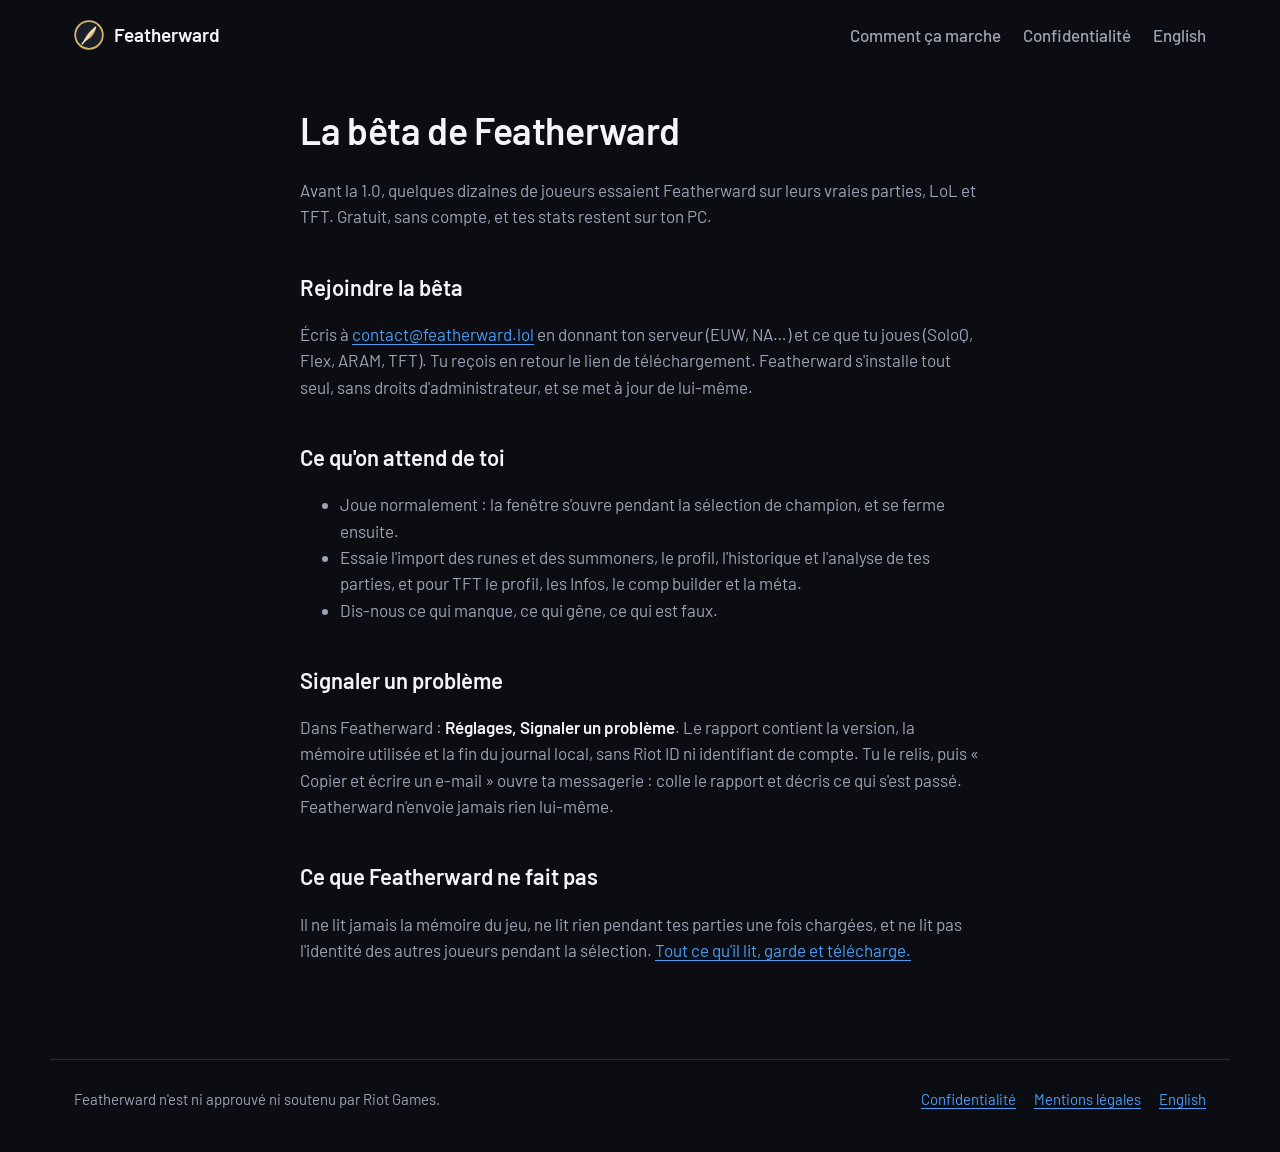
<file: site/beta.html>
<!doctype html>
<html lang="fr">
<head>
<meta charset="utf-8">
<meta name="viewport" content="width=device-width, initial-scale=1">
<meta http-equiv="Content-Security-Policy" content="default-src 'none'; img-src 'self' data:; style-src 'self'; font-src 'self'; base-uri 'none'; form-action 'none'">
<meta name="referrer" content="no-referrer">
<meta name="robots" content="noindex">
<title>Bêta · Featherward</title>
<link rel="alternate" hreflang="en" href="en/beta.html">
<link rel="stylesheet" href="style.css">
</head>
<body>
<a class="saut" href="#contenu">Aller au contenu</a>
<header>
<nav class="navigation" aria-label="Navigation principale">
<a class="marque" href="index.html">
<svg width="30" height="30" viewBox="0 0 100 100" aria-hidden="true"><circle cx="50" cy="50" r="46" fill="#1a1e27" stroke="#d6b46a" stroke-width="6"/><path d="M30 76 C 40 50, 55 32, 74 22 C 72 44, 58 62, 36 72 Z" fill="#d6b46a"/><path d="M27 80 L 72 24" stroke="#f4f5f7" stroke-width="4" stroke-linecap="round"/></svg>
Featherward
</a>
<ul>
<li><a href="index.html#fonctionnement">Comment ça marche</a></li>
<li><a href="confidentialite.html">Confidentialité</a></li>
<li><a href="en/beta.html" hreflang="en" lang="en">English</a></li>
</ul>
</nav>
</header>

<main id="contenu" class="texte">
<h1>La bêta de Featherward</h1>
<p>Avant la 1.0, quelques dizaines de joueurs essaient Featherward sur leurs vraies parties, LoL et TFT. Gratuit, sans compte, et tes stats restent sur ton PC.</p>

<h2>Rejoindre la bêta</h2>
<p>Écris à <a href="mailto:contact@featherward.lol?subject=B%C3%AAta%20Featherward">contact@featherward.lol</a> en donnant ton serveur (EUW, NA…) et ce que tu joues (SoloQ, Flex, ARAM, TFT). Tu reçois en retour le lien de téléchargement. Featherward s'installe tout seul, sans droits d'administrateur, et se met à jour de lui-même.</p>

<h2>Ce qu'on attend de toi</h2>
<ul>
<li>Joue normalement : la fenêtre s'ouvre pendant la sélection de champion, et se ferme ensuite.</li>
<li>Essaie l'import des runes et des summoners, le profil, l'historique et l'analyse de tes parties, et pour TFT le profil, les Infos, le comp builder et la méta.</li>
<li>Dis-nous ce qui manque, ce qui gêne, ce qui est faux.</li>
</ul>

<h2>Signaler un problème</h2>
<p>Dans Featherward : <strong>Réglages, Signaler un problème</strong>. Le rapport contient la version, la mémoire utilisée et la fin du journal local, sans Riot ID ni identifiant de compte. Tu le relis, puis « Copier et écrire un e-mail » ouvre ta messagerie : colle le rapport et décris ce qui s'est passé. Featherward n'envoie jamais rien lui-même.</p>

<h2>Ce que Featherward ne fait pas</h2>
<p>Il ne lit jamais la mémoire du jeu, ne lit rien pendant tes parties une fois chargées, et ne lit pas l'identité des autres joueurs pendant la sélection. <a href="confidentialite.html">Tout ce qu'il lit, garde et télécharge.</a></p>
</main>

<footer class="pied">
<p>Featherward n'est ni approuvé ni soutenu par Riot Games.</p>
<ul>
<li><a href="confidentialite.html">Confidentialité</a></li>
<li><a href="mentions-legales.html">Mentions légales</a></li>
<li><a href="en/beta.html" hreflang="en" lang="en">English</a></li>
</ul>
</footer>
</body>
</html>
</file>
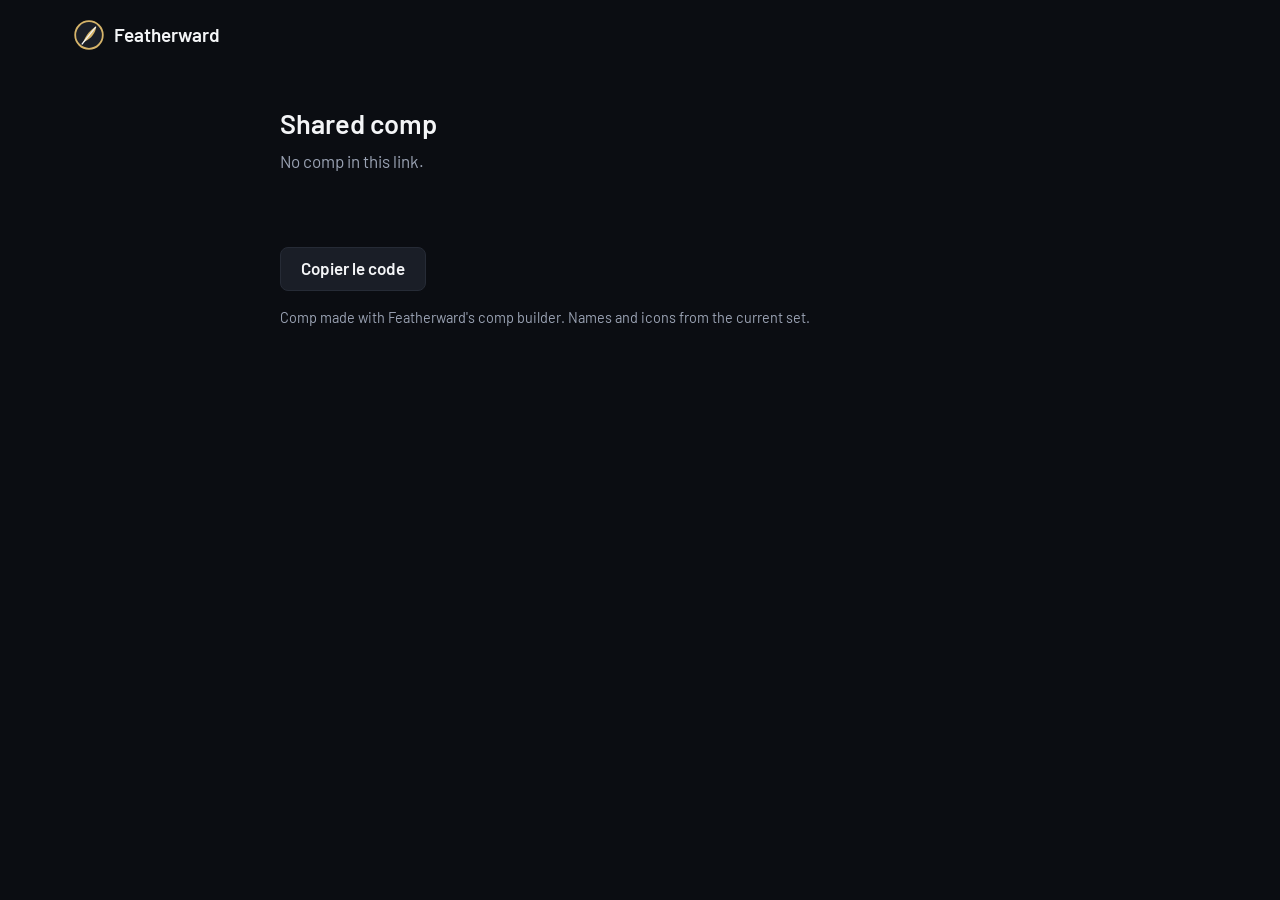
<file: site/compo.html>
<!doctype html>
<html lang="fr">
<head>
<meta charset="utf-8">
<meta name="viewport" content="width=device-width, initial-scale=1">
<meta http-equiv="Content-Security-Policy" content="default-src 'none'; img-src 'self' data:; style-src 'self'; font-src 'self'; script-src 'self'; connect-src 'self'; base-uri 'none'; form-action 'none'">
<meta name="referrer" content="no-referrer">
<title>Compo partagée · Featherward</title>
<meta name="description" content="Une compo de TFT partagée depuis le comp builder de Featherward.">
<link rel="stylesheet" href="style.css">
<link rel="stylesheet" href="compo.css">
<link rel="icon" href="data:image/svg+xml,%3Csvg xmlns='http://www.w3.org/2000/svg' viewBox='0 0 100 100'%3E%3Ccircle cx='50' cy='50' r='46' fill='%231a1e27' stroke='%23d6b46a' stroke-width='6'/%3E%3Cpath d='M30 76 C 40 50, 55 32, 74 22 C 72 44, 58 62, 36 72 Z' fill='%23d6b46a'/%3E%3C/svg%3E">
<script src="compo.js" defer></script>
</head>
<body>
<header>
<nav class="navigation" aria-label="Navigation principale">
<a class="marque" href="index.html">
<svg width="30" height="30" viewBox="0 0 100 100" aria-hidden="true"><circle cx="50" cy="50" r="46" fill="#1a1e27" stroke="#d6b46a" stroke-width="6"/><path d="M30 76 C 40 50, 55 32, 74 22 C 72 44, 58 62, 36 72 Z" fill="#d6b46a"/><path d="M27 80 L 72 24" stroke="#f4f5f7" stroke-width="4" stroke-linecap="round"/></svg>
Featherward
</a>
</nav>
</header>
<main id="contenu" class="compo">
<h1 id="titre">Compo partagée</h1>
<p id="sous-titre" class="compo-sous-titre"></p>
<div id="plateau" class="plateau" aria-label="Plateau"></div>
<div id="liste" class="compo-liste"></div>
<div class="compo-actions">
<button id="copier" class="bouton" type="button" hidden>Copier le code</button>
<span id="copie" class="compo-note" hidden></span>
</div>
<p id="explication" class="compo-note"></p>
</main>
</body>
</html>
</file>
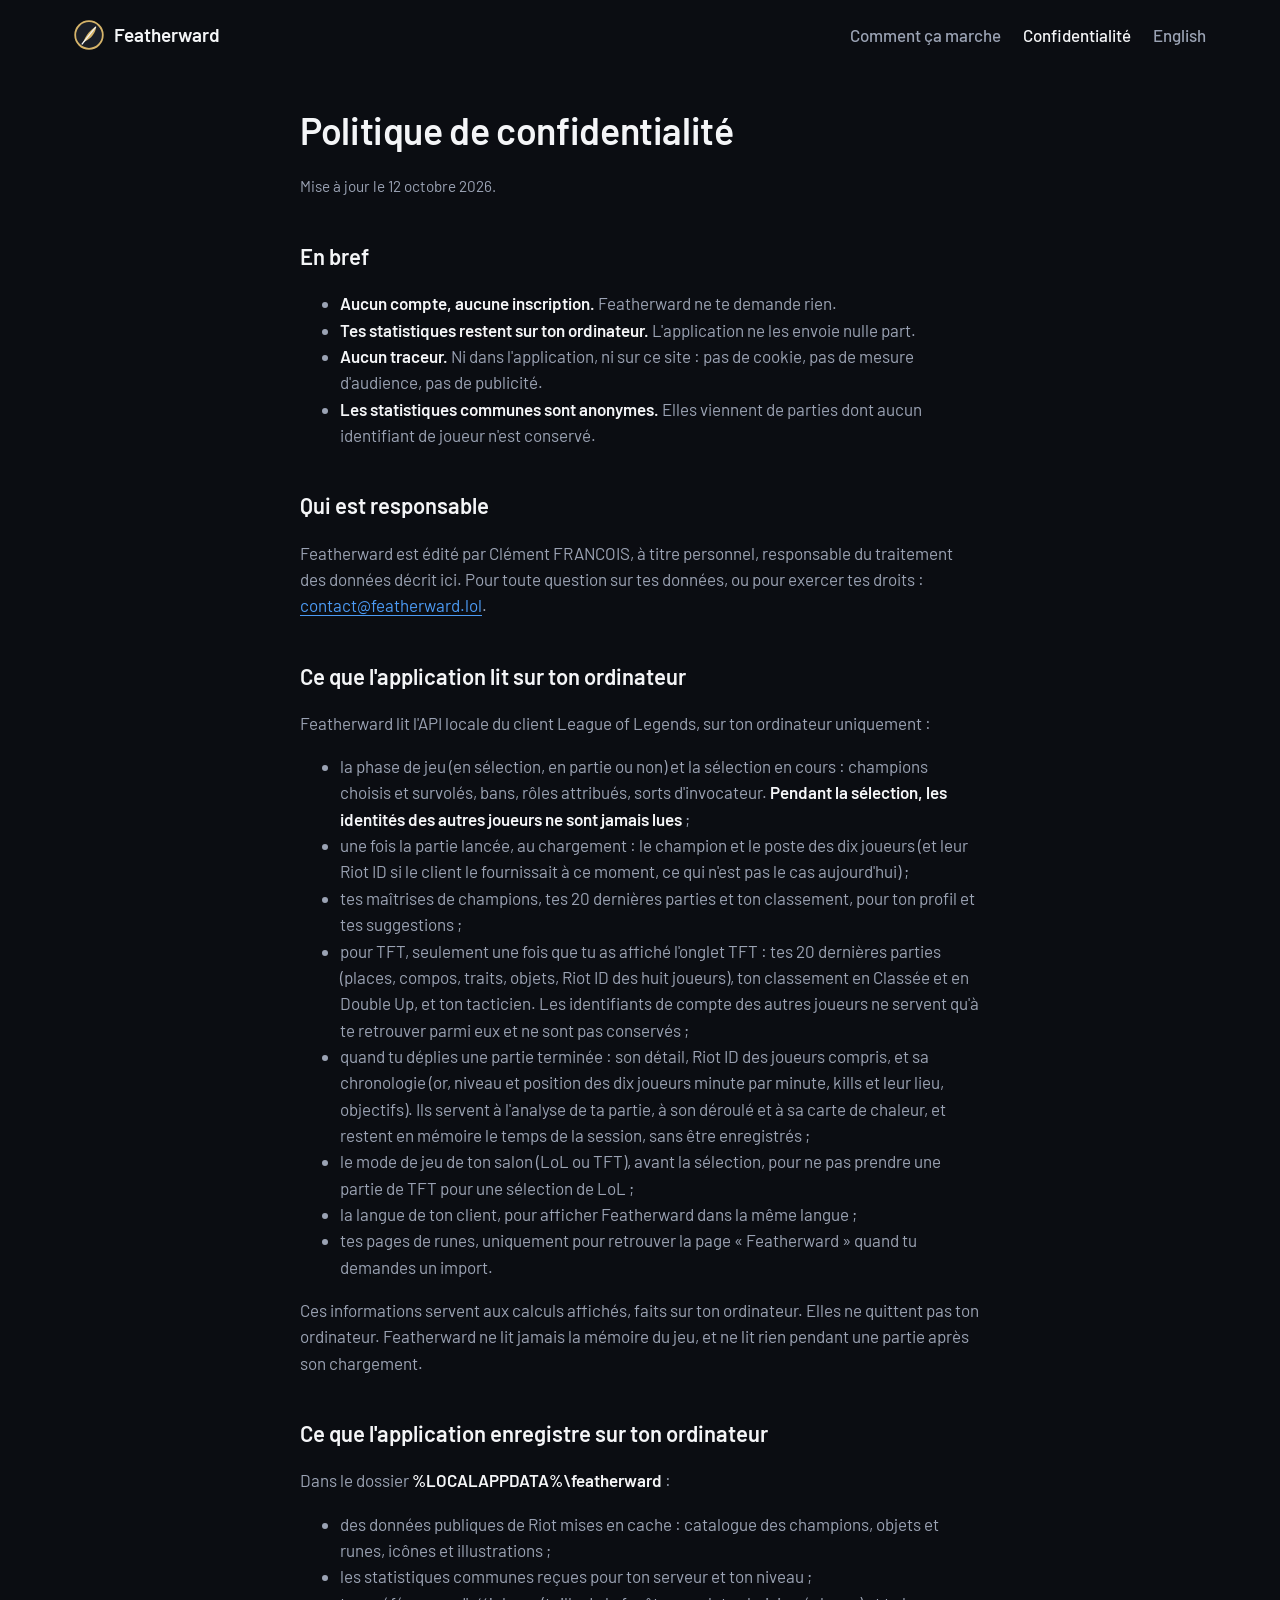
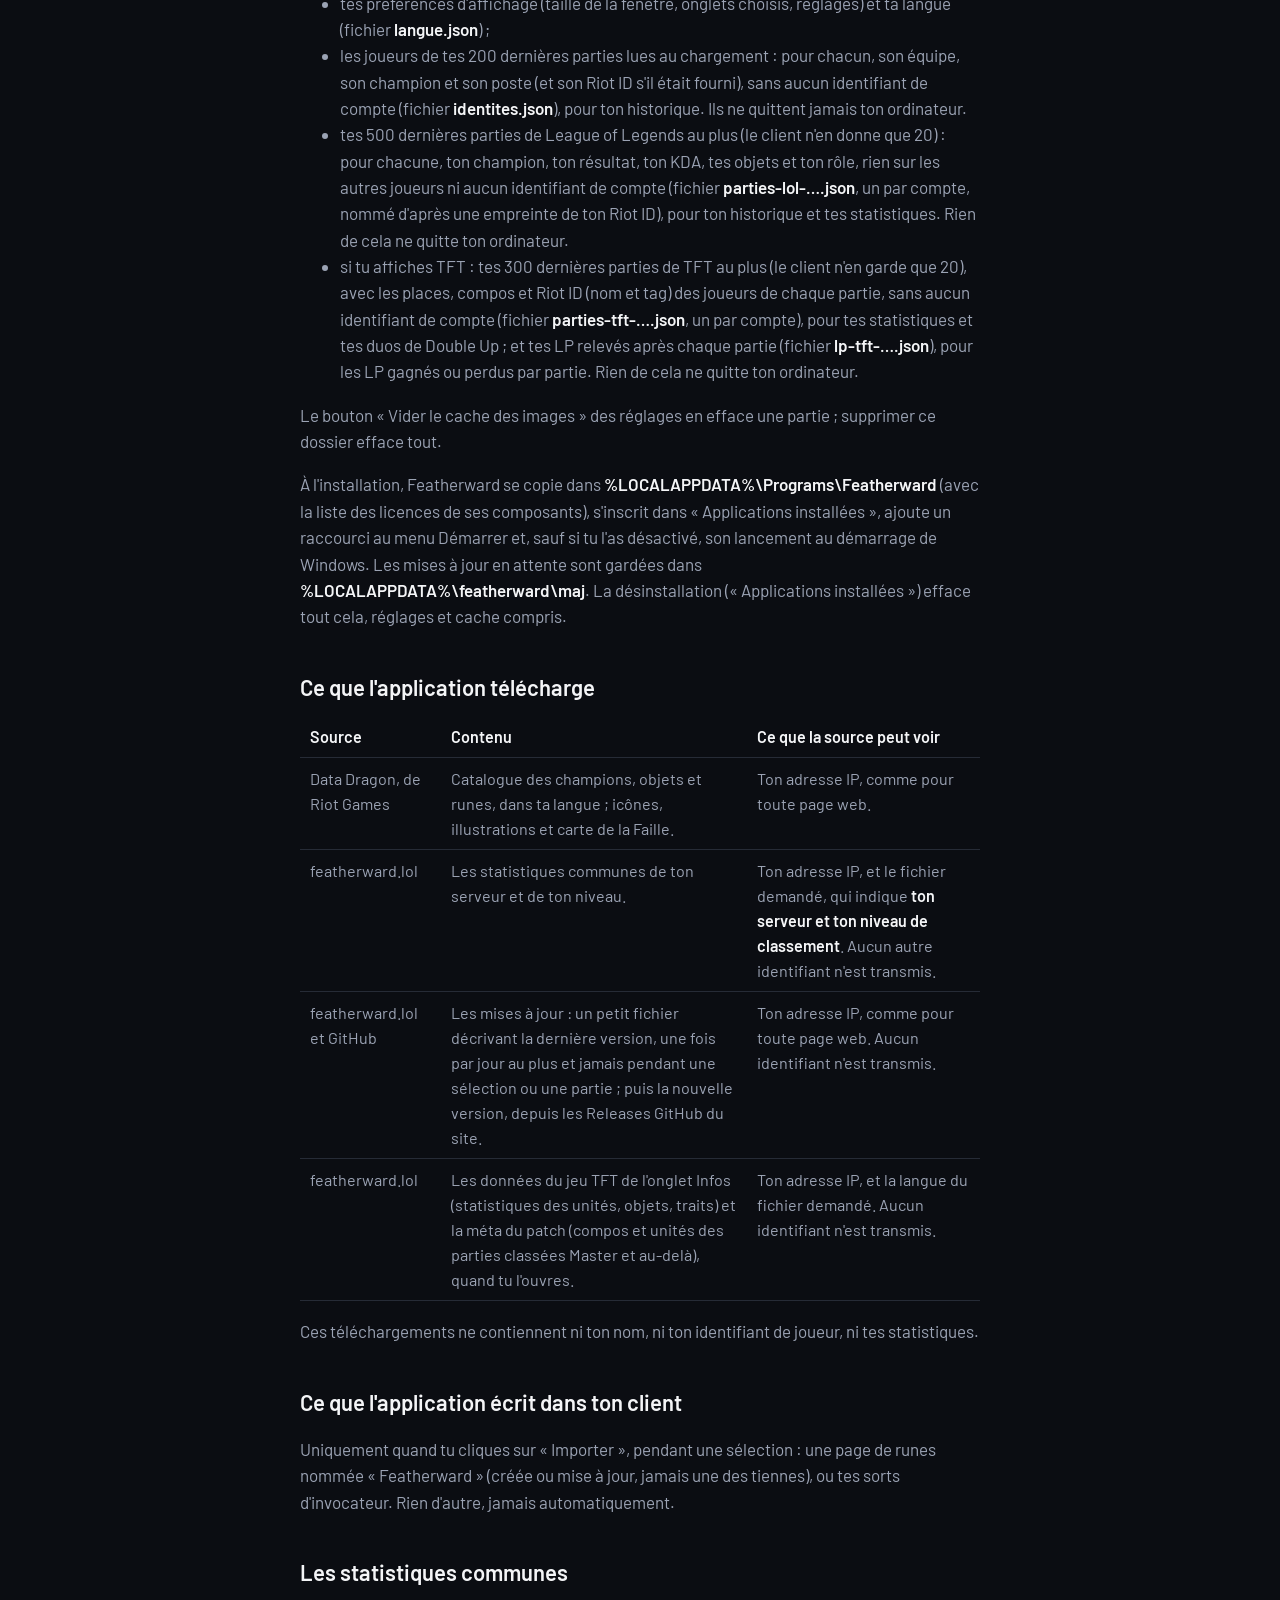
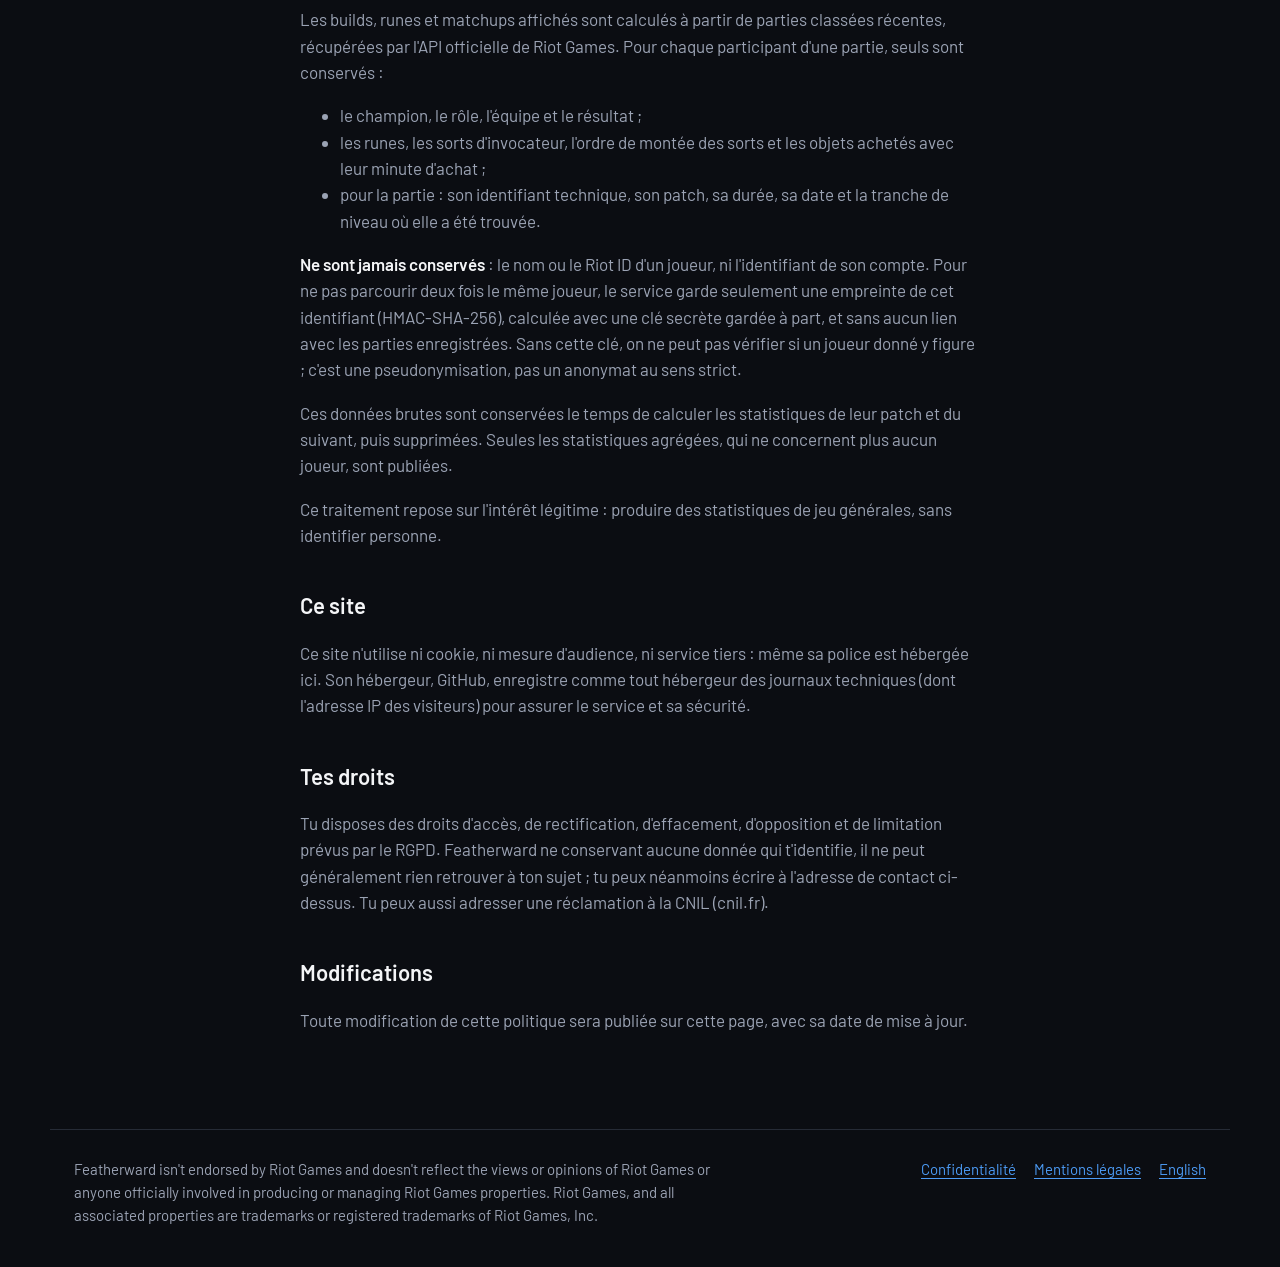
<file: site/confidentialite.html>
<!doctype html>
<html lang="fr">
<head>
<meta charset="utf-8">
<meta name="viewport" content="width=device-width, initial-scale=1">
<meta http-equiv="Content-Security-Policy" content="default-src 'none'; img-src 'self' data:; style-src 'self'; font-src 'self'; base-uri 'none'; form-action 'none'">
<meta name="referrer" content="no-referrer">
<title>Politique de confidentialité · Featherward</title>
<meta name="description" content="Ce que Featherward lit, enregistre et télécharge, et ce qu'il ne fait jamais.">
<link rel="alternate" hreflang="en" href="en/privacy.html">
<link rel="stylesheet" href="style.css">
</head>
<body>
<a class="saut" href="#contenu">Aller au contenu</a>
<header>
<nav class="navigation" aria-label="Navigation principale">
<a class="marque" href="index.html">
<svg width="30" height="30" viewBox="0 0 100 100" aria-hidden="true"><circle cx="50" cy="50" r="46" fill="#1a1e27" stroke="#d6b46a" stroke-width="6"/><path d="M30 76 C 40 50, 55 32, 74 22 C 72 44, 58 62, 36 72 Z" fill="#d6b46a"/><path d="M27 80 L 72 24" stroke="#f4f5f7" stroke-width="4" stroke-linecap="round"/></svg>
Featherward
</a>
<ul>
<li><a href="index.html#fonctionnement">Comment ça marche</a></li>
<li><a href="confidentialite.html" aria-current="page">Confidentialité</a></li>
<li><a href="en/privacy.html" hreflang="en" lang="en">English</a></li>
</ul>
</nav>
</header>

<main id="contenu" class="texte">
<h1>Politique de confidentialité</h1>
<p class="maj">Mise à jour le 12 octobre 2026.</p>

<h2>En bref</h2>
<ul>
<li><strong>Aucun compte, aucune inscription.</strong> Featherward ne te demande rien.</li>
<li><strong>Tes statistiques restent sur ton ordinateur.</strong> L'application ne les envoie nulle part.</li>
<li><strong>Aucun traceur.</strong> Ni dans l'application, ni sur ce site : pas de cookie, pas de mesure d'audience, pas de publicité.</li>
<li><strong>Les statistiques communes sont anonymes.</strong> Elles viennent de parties dont aucun identifiant de joueur n'est conservé.</li>
</ul>

<h2>Qui est responsable</h2>
<p>Featherward est édité par Clément FRANCOIS, à titre personnel, responsable du traitement des données décrit ici. Pour toute question sur tes données, ou pour exercer tes droits : <a href="mailto:contact@featherward.lol">contact@featherward.lol</a>.</p>

<h2>Ce que l'application lit sur ton ordinateur</h2>
<p>Featherward lit l'API locale du client League of Legends, sur ton ordinateur uniquement :</p>
<ul>
<li>la phase de jeu (en sélection, en partie ou non) et la sélection en cours : champions choisis et survolés, bans, rôles attribués, sorts d'invocateur. <strong>Pendant la sélection, les identités des autres joueurs ne sont jamais lues</strong> ;</li>
<li>une fois la partie lancée, au chargement : le champion et le poste des dix joueurs (et leur Riot ID si le client le fournissait à ce moment, ce qui n'est pas le cas aujourd'hui) ;</li>
<li>tes maîtrises de champions, tes 20 dernières parties et ton classement, pour ton profil et tes suggestions ;</li>
<li>pour TFT, seulement une fois que tu as affiché l'onglet TFT : tes 20 dernières parties (places, compos, traits, objets, Riot ID des huit joueurs), ton classement en Classée et en Double Up, et ton tacticien. Les identifiants de compte des autres joueurs ne servent qu'à te retrouver parmi eux et ne sont pas conservés ;</li>
<li>quand tu déplies une partie terminée : son détail, Riot ID des joueurs compris, et sa chronologie (or, niveau et position des dix joueurs minute par minute, kills et leur lieu, objectifs). Ils servent à l'analyse de ta partie, à son déroulé et à sa carte de chaleur, et restent en mémoire le temps de la session, sans être enregistrés ;</li>
<li>le mode de jeu de ton salon (LoL ou TFT), avant la sélection, pour ne pas prendre une partie de TFT pour une sélection de LoL ;</li>
<li>la langue de ton client, pour afficher Featherward dans la même langue ;</li>
<li>tes pages de runes, uniquement pour retrouver la page « Featherward » quand tu demandes un import.</li>
</ul>
<p>Ces informations servent aux calculs affichés, faits sur ton ordinateur. Elles ne quittent pas ton ordinateur. Featherward ne lit jamais la mémoire du jeu, et ne lit rien pendant une partie après son chargement.</p>

<h2>Ce que l'application enregistre sur ton ordinateur</h2>
<p>Dans le dossier <strong>%LOCALAPPDATA%\featherward</strong> :</p>
<ul>
<li>des données publiques de Riot mises en cache : catalogue des champions, objets et runes, icônes et illustrations ;</li>
<li>les statistiques communes reçues pour ton serveur et ton niveau ;</li>
<li>tes préférences d'affichage (taille de la fenêtre, onglets choisis, réglages) et ta langue (fichier <strong>langue.json</strong>) ;</li>
<li>les joueurs de tes 200 dernières parties lues au chargement : pour chacun, son équipe, son champion et son poste (et son Riot ID s'il était fourni), sans aucun identifiant de compte (fichier <strong>identites.json</strong>), pour ton historique. Ils ne quittent jamais ton ordinateur.</li>
<li>tes 500 dernières parties de League of Legends au plus (le client n'en donne que 20) : pour chacune, ton champion, ton résultat, ton KDA, tes objets et ton rôle, rien sur les autres joueurs ni aucun identifiant de compte (fichier <strong>parties-lol-….json</strong>, un par compte, nommé d'après une empreinte de ton Riot ID), pour ton historique et tes statistiques. Rien de cela ne quitte ton ordinateur.</li>
<li>si tu affiches TFT : tes 300 dernières parties de TFT au plus (le client n'en garde que 20), avec les places, compos et Riot ID (nom et tag) des joueurs de chaque partie, sans aucun identifiant de compte (fichier <strong>parties-tft-….json</strong>, un par compte), pour tes statistiques et tes duos de Double Up ; et tes LP relevés après chaque partie (fichier <strong>lp-tft-….json</strong>), pour les LP gagnés ou perdus par partie. Rien de cela ne quitte ton ordinateur.</li>
</ul>
<p>Le bouton « Vider le cache des images » des réglages en efface une partie ; supprimer ce dossier efface tout.</p>
<p>À l'installation, Featherward se copie dans <strong>%LOCALAPPDATA%\Programs\Featherward</strong> (avec la liste des licences de ses composants), s'inscrit dans « Applications installées », ajoute un raccourci au menu Démarrer et, sauf si tu l'as désactivé, son lancement au démarrage de Windows. Les mises à jour en attente sont gardées dans <strong>%LOCALAPPDATA%\featherward\maj</strong>. La désinstallation (« Applications installées ») efface tout cela, réglages et cache compris.</p>

<h2>Ce que l'application télécharge</h2>
<table>
<thead><tr><th>Source</th><th>Contenu</th><th>Ce que la source peut voir</th></tr></thead>
<tbody>
<tr><td>Data Dragon, de Riot Games</td><td>Catalogue des champions, objets et runes, dans ta langue ; icônes, illustrations et carte de la Faille.</td><td>Ton adresse IP, comme pour toute page web.</td></tr>
<tr><td>featherward.lol</td><td>Les statistiques communes de ton serveur et de ton niveau.</td><td>Ton adresse IP, et le fichier demandé, qui indique <strong>ton serveur et ton niveau de classement</strong>. Aucun autre identifiant n'est transmis.</td></tr>
<tr><td>featherward.lol et GitHub</td><td>Les mises à jour : un petit fichier décrivant la dernière version, une fois par jour au plus et jamais pendant une sélection ou une partie ; puis la nouvelle version, depuis les Releases GitHub du site.</td><td>Ton adresse IP, comme pour toute page web. Aucun identifiant n'est transmis.</td></tr>
<tr><td>featherward.lol</td><td>Les données du jeu TFT de l'onglet Infos (statistiques des unités, objets, traits) et la méta du patch (compos et unités des parties classées Master et au-delà), quand tu l'ouvres.</td><td>Ton adresse IP, et la langue du fichier demandé. Aucun identifiant n'est transmis.</td></tr>
</tbody>
</table>
<p>Ces téléchargements ne contiennent ni ton nom, ni ton identifiant de joueur, ni tes statistiques.</p>

<h2>Ce que l'application écrit dans ton client</h2>
<p>Uniquement quand tu cliques sur « Importer », pendant une sélection : une page de runes nommée « Featherward » (créée ou mise à jour, jamais une des tiennes), ou tes sorts d'invocateur. Rien d'autre, jamais automatiquement.</p>

<h2>Les statistiques communes</h2>
<p>Les builds, runes et matchups affichés sont calculés à partir de parties classées récentes, récupérées par l'API officielle de Riot Games. Pour chaque participant d'une partie, seuls sont conservés :</p>
<ul>
<li>le champion, le rôle, l'équipe et le résultat ;</li>
<li>les runes, les sorts d'invocateur, l'ordre de montée des sorts et les objets achetés avec leur minute d'achat ;</li>
<li>pour la partie : son identifiant technique, son patch, sa durée, sa date et la tranche de niveau où elle a été trouvée.</li>
</ul>
<p><strong>Ne sont jamais conservés</strong> : le nom ou le Riot ID d'un joueur, ni l'identifiant de son compte. Pour ne pas parcourir deux fois le même joueur, le service garde seulement une empreinte de cet identifiant (HMAC-SHA-256), calculée avec une clé secrète gardée à part, et sans aucun lien avec les parties enregistrées. Sans cette clé, on ne peut pas vérifier si un joueur donné y figure ; c'est une pseudonymisation, pas un anonymat au sens strict.</p>
<p>Ces données brutes sont conservées le temps de calculer les statistiques de leur patch et du suivant, puis supprimées. Seules les statistiques agrégées, qui ne concernent plus aucun joueur, sont publiées.</p>
<p>Ce traitement repose sur l'intérêt légitime : produire des statistiques de jeu générales, sans identifier personne.</p>

<h2>Ce site</h2>
<p>Ce site n'utilise ni cookie, ni mesure d'audience, ni service tiers : même sa police est hébergée ici. Son hébergeur, GitHub, enregistre comme tout hébergeur des journaux techniques (dont l'adresse IP des visiteurs) pour assurer le service et sa sécurité.</p>

<h2>Tes droits</h2>
<p>Tu disposes des droits d'accès, de rectification, d'effacement, d'opposition et de limitation prévus par le RGPD. Featherward ne conservant aucune donnée qui t'identifie, il ne peut généralement rien retrouver à ton sujet ; tu peux néanmoins écrire à l'adresse de contact ci-dessus. Tu peux aussi adresser une réclamation à la CNIL (cnil.fr).</p>

<h2>Modifications</h2>
<p>Toute modification de cette politique sera publiée sur cette page, avec sa date de mise à jour.</p>
</main>

<footer class="pied">
<p>Featherward isn't endorsed by Riot Games and doesn't reflect the views or opinions of Riot Games or anyone officially involved in producing or managing Riot Games properties. Riot Games, and all associated properties are trademarks or registered trademarks of Riot Games, Inc.</p>
<ul>
<li><a href="confidentialite.html">Confidentialité</a></li>
<li><a href="mentions-legales.html">Mentions légales</a></li>
<li><a href="en/privacy.html" hreflang="en" lang="en">English</a></li>
</ul>
</footer>
</body>
</html>
</file>
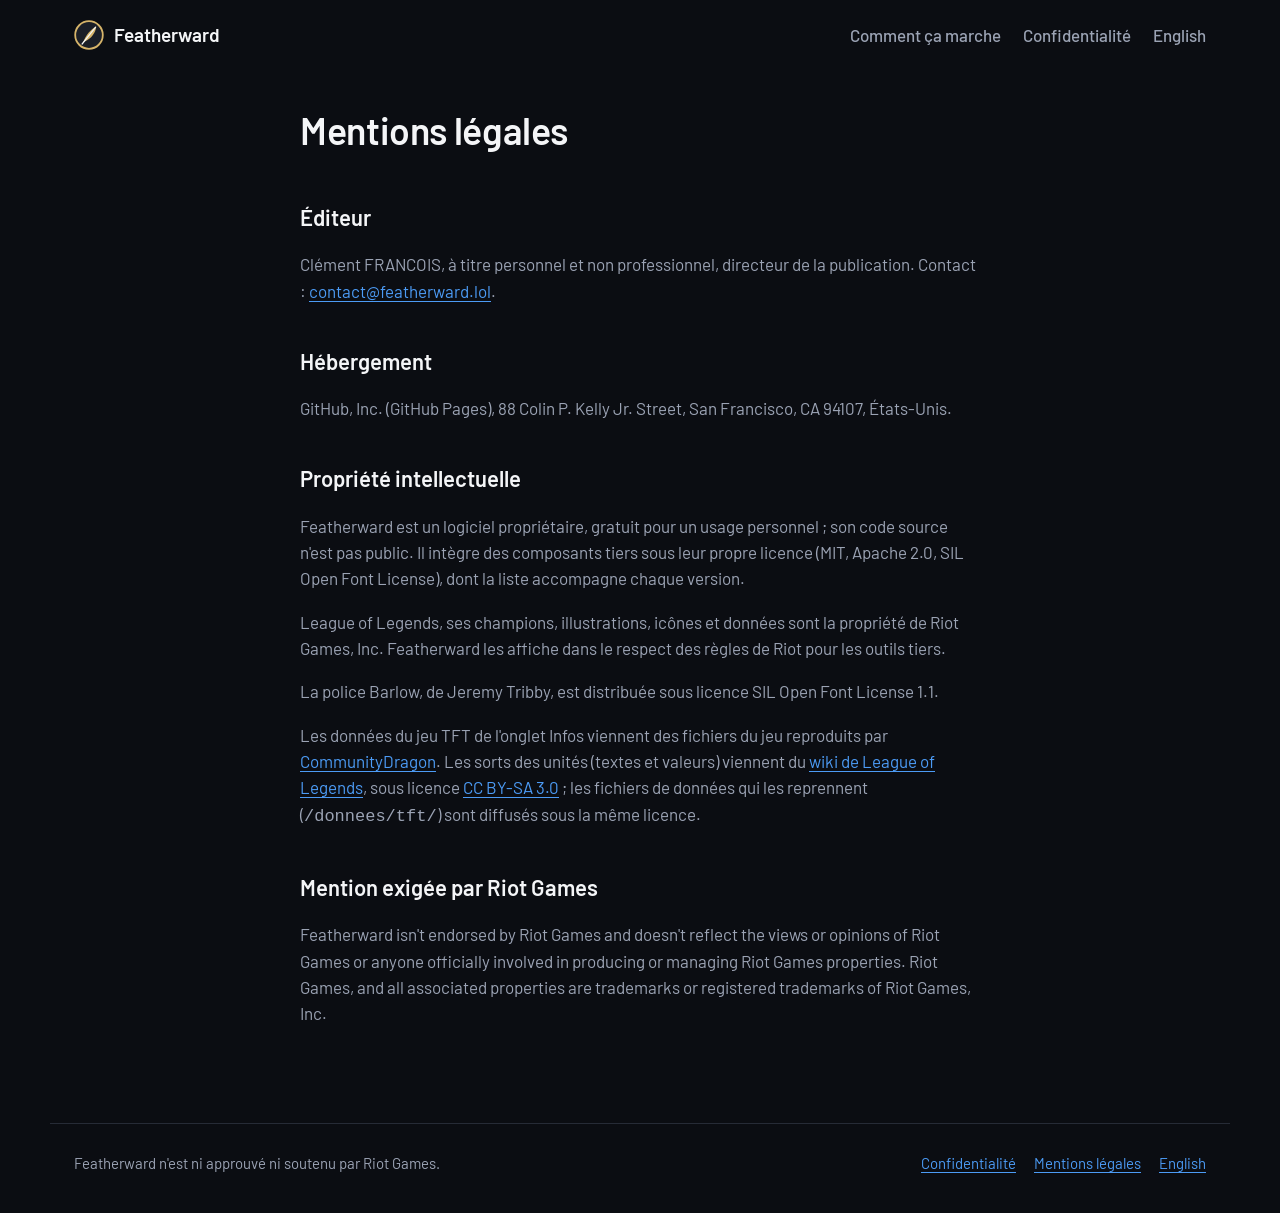
<file: site/mentions-legales.html>
<!doctype html>
<html lang="fr">
<head>
<meta charset="utf-8">
<meta name="viewport" content="width=device-width, initial-scale=1">
<meta http-equiv="Content-Security-Policy" content="default-src 'none'; img-src 'self' data:; style-src 'self'; font-src 'self'; base-uri 'none'; form-action 'none'">
<meta name="referrer" content="no-referrer">
<title>Mentions légales · Featherward</title>
<link rel="alternate" hreflang="en" href="en/legal.html">
<link rel="stylesheet" href="style.css">
</head>
<body>
<a class="saut" href="#contenu">Aller au contenu</a>
<header>
<nav class="navigation" aria-label="Navigation principale">
<a class="marque" href="index.html">
<svg width="30" height="30" viewBox="0 0 100 100" aria-hidden="true"><circle cx="50" cy="50" r="46" fill="#1a1e27" stroke="#d6b46a" stroke-width="6"/><path d="M30 76 C 40 50, 55 32, 74 22 C 72 44, 58 62, 36 72 Z" fill="#d6b46a"/><path d="M27 80 L 72 24" stroke="#f4f5f7" stroke-width="4" stroke-linecap="round"/></svg>
Featherward
</a>
<ul>
<li><a href="index.html#fonctionnement">Comment ça marche</a></li>
<li><a href="confidentialite.html">Confidentialité</a></li>
<li><a href="en/legal.html" hreflang="en" lang="en">English</a></li>
</ul>
</nav>
</header>

<main id="contenu" class="texte">
<h1>Mentions légales</h1>

<h2>Éditeur</h2>
<p>Clément FRANCOIS, à titre personnel et non professionnel, directeur de la publication. Contact : <a href="mailto:contact@featherward.lol">contact@featherward.lol</a>.</p>

<h2>Hébergement</h2>
<p>GitHub, Inc. (GitHub Pages), 88 Colin P. Kelly Jr. Street, San Francisco, CA 94107, États-Unis.</p>

<h2>Propriété intellectuelle</h2>
<p>Featherward est un logiciel propriétaire, gratuit pour un usage personnel ; son code source n'est pas public. Il intègre des composants tiers sous leur propre licence (MIT, Apache 2.0, SIL Open Font License), dont la liste accompagne chaque version.</p>
<p>League of Legends, ses champions, illustrations, icônes et données sont la propriété de Riot Games, Inc. Featherward les affiche dans le respect des règles de Riot pour les outils tiers.</p>
<p>La police Barlow, de Jeremy Tribby, est distribuée sous licence SIL Open Font License 1.1.</p>
<p>Les données du jeu TFT de l'onglet Infos viennent des fichiers du jeu reproduits par <a href="https://www.communitydragon.org">CommunityDragon</a>. Les sorts des unités (textes et valeurs) viennent du <a href="https://wiki.leagueoflegends.com">wiki de League of Legends</a>, sous licence <a href="https://creativecommons.org/licenses/by-sa/3.0/">CC BY-SA 3.0</a> ; les fichiers de données qui les reprennent (<code>/donnees/tft/</code>) sont diffusés sous la même licence.</p>

<h2>Mention exigée par Riot Games</h2>
<p>Featherward isn't endorsed by Riot Games and doesn't reflect the views or opinions of Riot Games or anyone officially involved in producing or managing Riot Games properties. Riot Games, and all associated properties are trademarks or registered trademarks of Riot Games, Inc.</p>
</main>

<footer class="pied">
<p>Featherward n'est ni approuvé ni soutenu par Riot Games.</p>
<ul>
<li><a href="confidentialite.html">Confidentialité</a></li>
<li><a href="mentions-legales.html">Mentions légales</a></li>
<li><a href="en/legal.html" hreflang="en" lang="en">English</a></li>
</ul>
</footer>
</body>
</html>
</file>
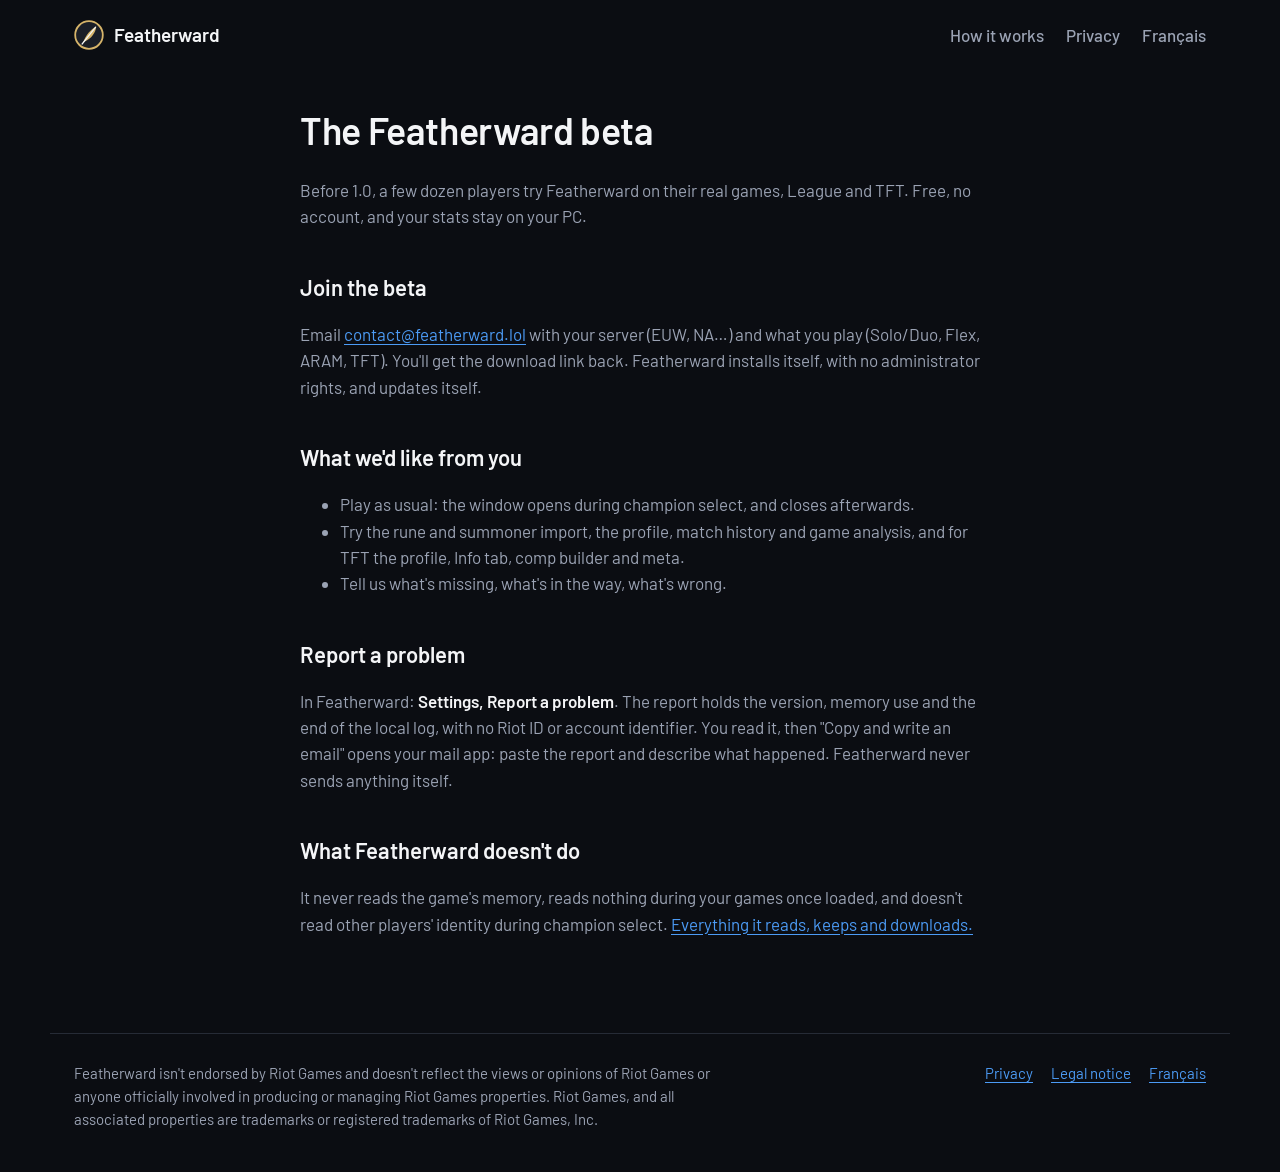
<file: site/en/beta.html>
<!doctype html>
<html lang="en">
<head>
<meta charset="utf-8">
<meta name="viewport" content="width=device-width, initial-scale=1">
<meta http-equiv="Content-Security-Policy" content="default-src 'none'; img-src 'self' data:; style-src 'self'; font-src 'self'; base-uri 'none'; form-action 'none'">
<meta name="referrer" content="no-referrer">
<meta name="robots" content="noindex">
<title>Beta · Featherward</title>
<link rel="alternate" hreflang="fr" href="../beta.html">
<link rel="stylesheet" href="../style.css">
</head>
<body>
<a class="saut" href="#contenu">Skip to content</a>
<header>
<nav class="navigation" aria-label="Main navigation">
<a class="marque" href="index.html">
<svg width="30" height="30" viewBox="0 0 100 100" aria-hidden="true"><circle cx="50" cy="50" r="46" fill="#1a1e27" stroke="#d6b46a" stroke-width="6"/><path d="M30 76 C 40 50, 55 32, 74 22 C 72 44, 58 62, 36 72 Z" fill="#d6b46a"/><path d="M27 80 L 72 24" stroke="#f4f5f7" stroke-width="4" stroke-linecap="round"/></svg>
Featherward
</a>
<ul>
<li><a href="index.html#how-it-works">How it works</a></li>
<li><a href="privacy.html">Privacy</a></li>
<li><a href="../beta.html" hreflang="fr" lang="fr">Français</a></li>
</ul>
</nav>
</header>

<main id="contenu" class="texte">
<h1>The Featherward beta</h1>
<p>Before 1.0, a few dozen players try Featherward on their real games, League and TFT. Free, no account, and your stats stay on your PC.</p>

<h2>Join the beta</h2>
<p>Email <a href="mailto:contact@featherward.lol?subject=Featherward%20beta">contact@featherward.lol</a> with your server (EUW, NA…) and what you play (Solo/Duo, Flex, ARAM, TFT). You'll get the download link back. Featherward installs itself, with no administrator rights, and updates itself.</p>

<h2>What we'd like from you</h2>
<ul>
<li>Play as usual: the window opens during champion select, and closes afterwards.</li>
<li>Try the rune and summoner import, the profile, match history and game analysis, and for TFT the profile, Info tab, comp builder and meta.</li>
<li>Tell us what's missing, what's in the way, what's wrong.</li>
</ul>

<h2>Report a problem</h2>
<p>In Featherward: <strong>Settings, Report a problem</strong>. The report holds the version, memory use and the end of the local log, with no Riot ID or account identifier. You read it, then "Copy and write an email" opens your mail app: paste the report and describe what happened. Featherward never sends anything itself.</p>

<h2>What Featherward doesn't do</h2>
<p>It never reads the game's memory, reads nothing during your games once loaded, and doesn't read other players' identity during champion select. <a href="privacy.html">Everything it reads, keeps and downloads.</a></p>
</main>

<footer class="pied">
<p>Featherward isn't endorsed by Riot Games and doesn't reflect the views or opinions of Riot Games or anyone officially involved in producing or managing Riot Games properties. Riot Games, and all associated properties are trademarks or registered trademarks of Riot Games, Inc.</p>
<ul>
<li><a href="privacy.html">Privacy</a></li>
<li><a href="legal.html">Legal notice</a></li>
<li><a href="../beta.html" hreflang="fr" lang="fr">Français</a></li>
</ul>
</footer>
</body>
</html>
</file>
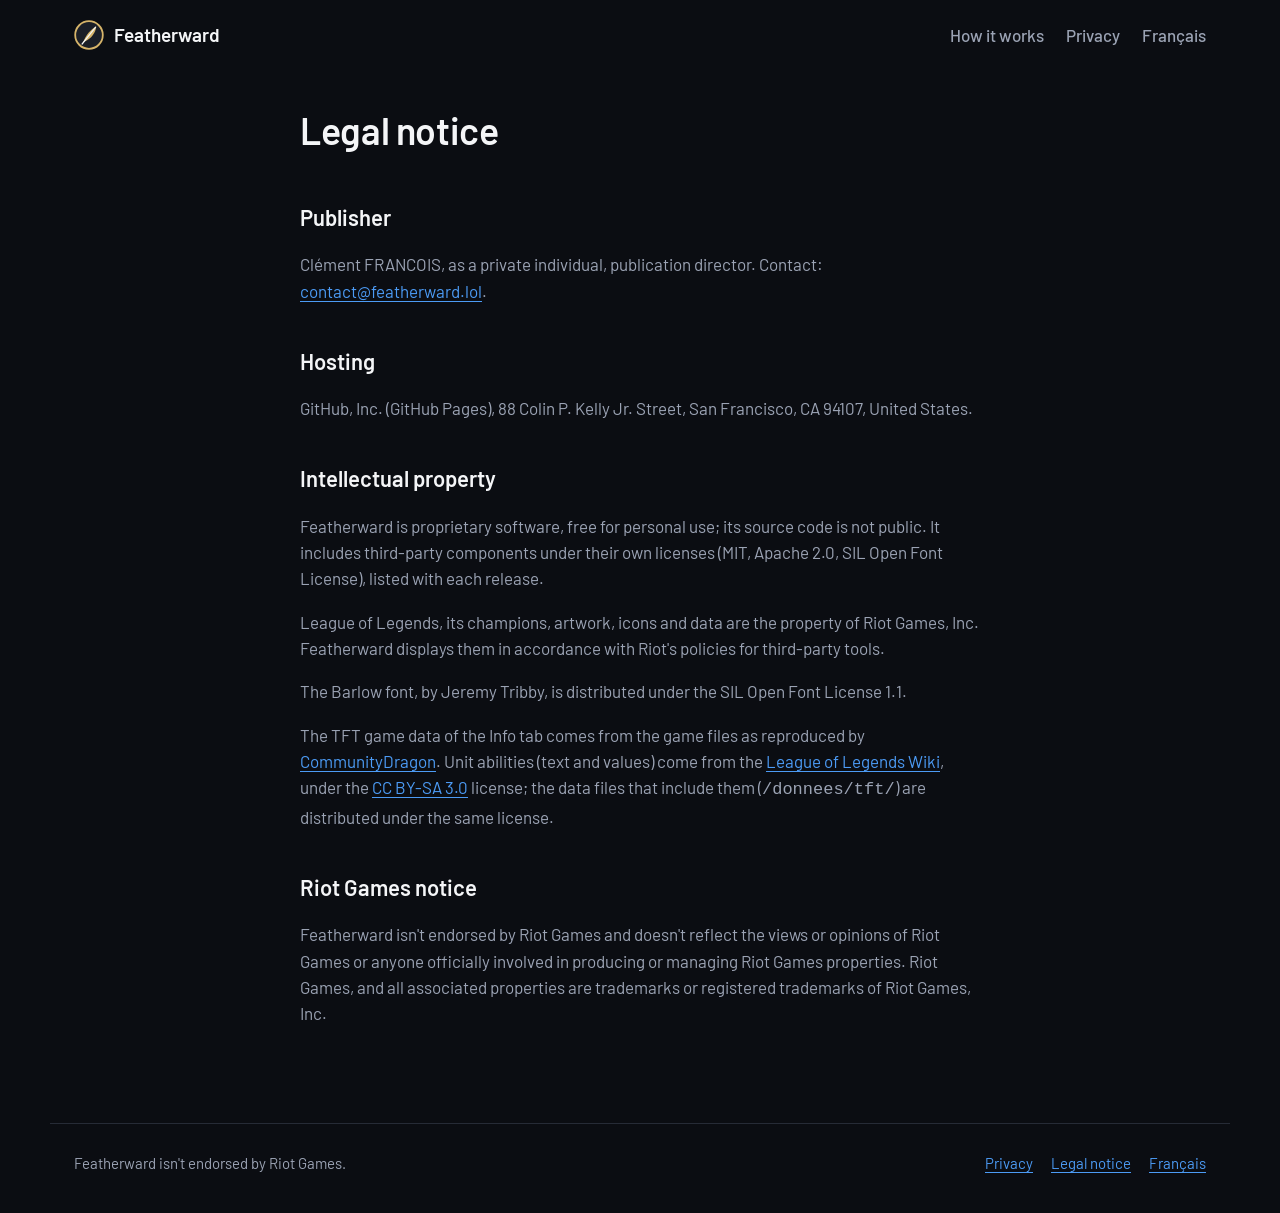
<file: site/en/legal.html>
<!doctype html>
<html lang="en">
<head>
<meta charset="utf-8">
<meta name="viewport" content="width=device-width, initial-scale=1">
<meta http-equiv="Content-Security-Policy" content="default-src 'none'; img-src 'self' data:; style-src 'self'; font-src 'self'; base-uri 'none'; form-action 'none'">
<meta name="referrer" content="no-referrer">
<title>Legal notice · Featherward</title>
<link rel="alternate" hreflang="fr" href="../mentions-legales.html">
<link rel="stylesheet" href="../style.css">
</head>
<body>
<a class="saut" href="#contenu">Skip to content</a>
<header>
<nav class="navigation" aria-label="Main navigation">
<a class="marque" href="index.html">
<svg width="30" height="30" viewBox="0 0 100 100" aria-hidden="true"><circle cx="50" cy="50" r="46" fill="#1a1e27" stroke="#d6b46a" stroke-width="6"/><path d="M30 76 C 40 50, 55 32, 74 22 C 72 44, 58 62, 36 72 Z" fill="#d6b46a"/><path d="M27 80 L 72 24" stroke="#f4f5f7" stroke-width="4" stroke-linecap="round"/></svg>
Featherward
</a>
<ul>
<li><a href="index.html#how-it-works">How it works</a></li>
<li><a href="privacy.html">Privacy</a></li>
<li><a href="../mentions-legales.html" hreflang="fr" lang="fr">Français</a></li>
</ul>
</nav>
</header>

<main id="contenu" class="texte">
<h1>Legal notice</h1>

<h2>Publisher</h2>
<p>Clément FRANCOIS, as a private individual, publication director. Contact: <a href="mailto:contact@featherward.lol">contact@featherward.lol</a>.</p>

<h2>Hosting</h2>
<p>GitHub, Inc. (GitHub Pages), 88 Colin P. Kelly Jr. Street, San Francisco, CA 94107, United States.</p>

<h2>Intellectual property</h2>
<p>Featherward is proprietary software, free for personal use; its source code is not public. It includes third-party components under their own licenses (MIT, Apache 2.0, SIL Open Font License), listed with each release.</p>
<p>League of Legends, its champions, artwork, icons and data are the property of Riot Games, Inc. Featherward displays them in accordance with Riot's policies for third-party tools.</p>
<p>The Barlow font, by Jeremy Tribby, is distributed under the SIL Open Font License 1.1.</p>
<p>The TFT game data of the Info tab comes from the game files as reproduced by <a href="https://www.communitydragon.org">CommunityDragon</a>. Unit abilities (text and values) come from the <a href="https://wiki.leagueoflegends.com">League of Legends Wiki</a>, under the <a href="https://creativecommons.org/licenses/by-sa/3.0/">CC BY-SA 3.0</a> license; the data files that include them (<code>/donnees/tft/</code>) are distributed under the same license.</p>

<h2>Riot Games notice</h2>
<p>Featherward isn't endorsed by Riot Games and doesn't reflect the views or opinions of Riot Games or anyone officially involved in producing or managing Riot Games properties. Riot Games, and all associated properties are trademarks or registered trademarks of Riot Games, Inc.</p>
</main>

<footer class="pied">
<p>Featherward isn't endorsed by Riot Games.</p>
<ul>
<li><a href="privacy.html">Privacy</a></li>
<li><a href="legal.html">Legal notice</a></li>
<li><a href="../mentions-legales.html" hreflang="fr" lang="fr">Français</a></li>
</ul>
</footer>
</body>
</html>
</file>
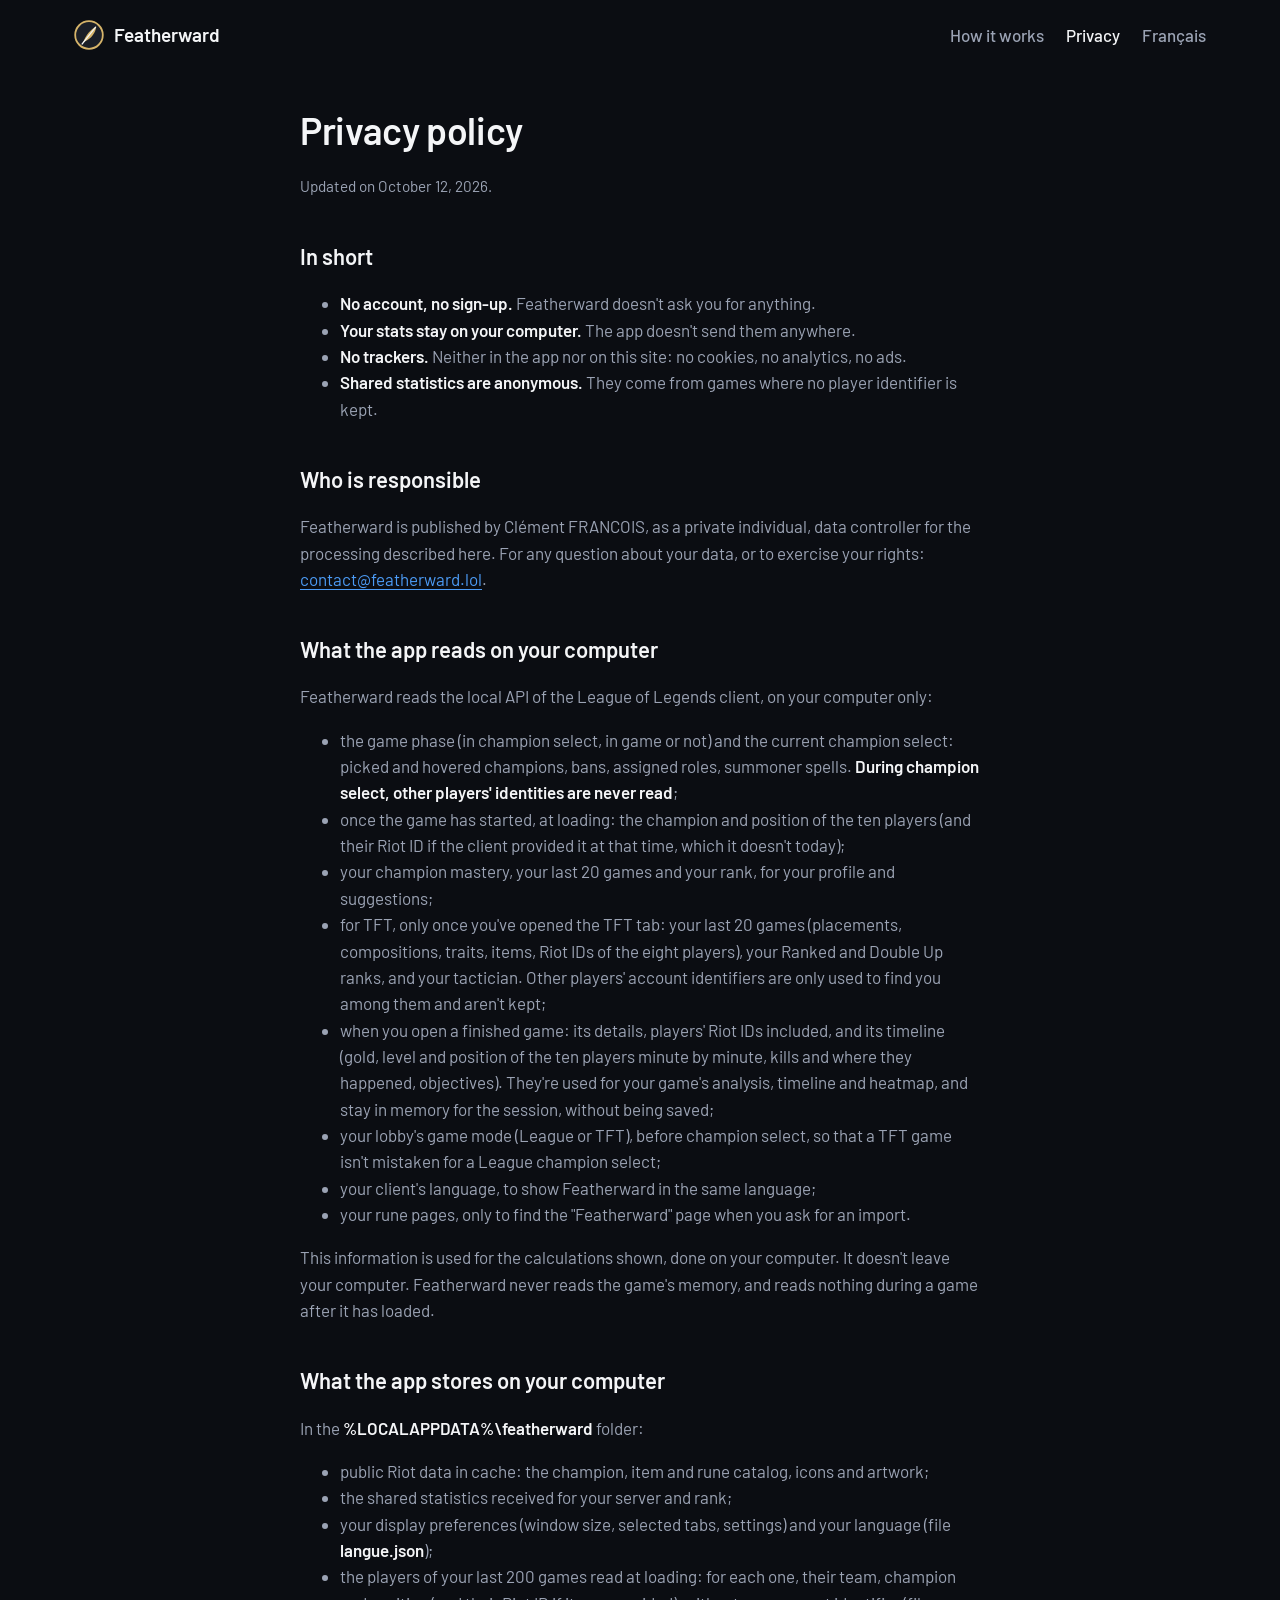
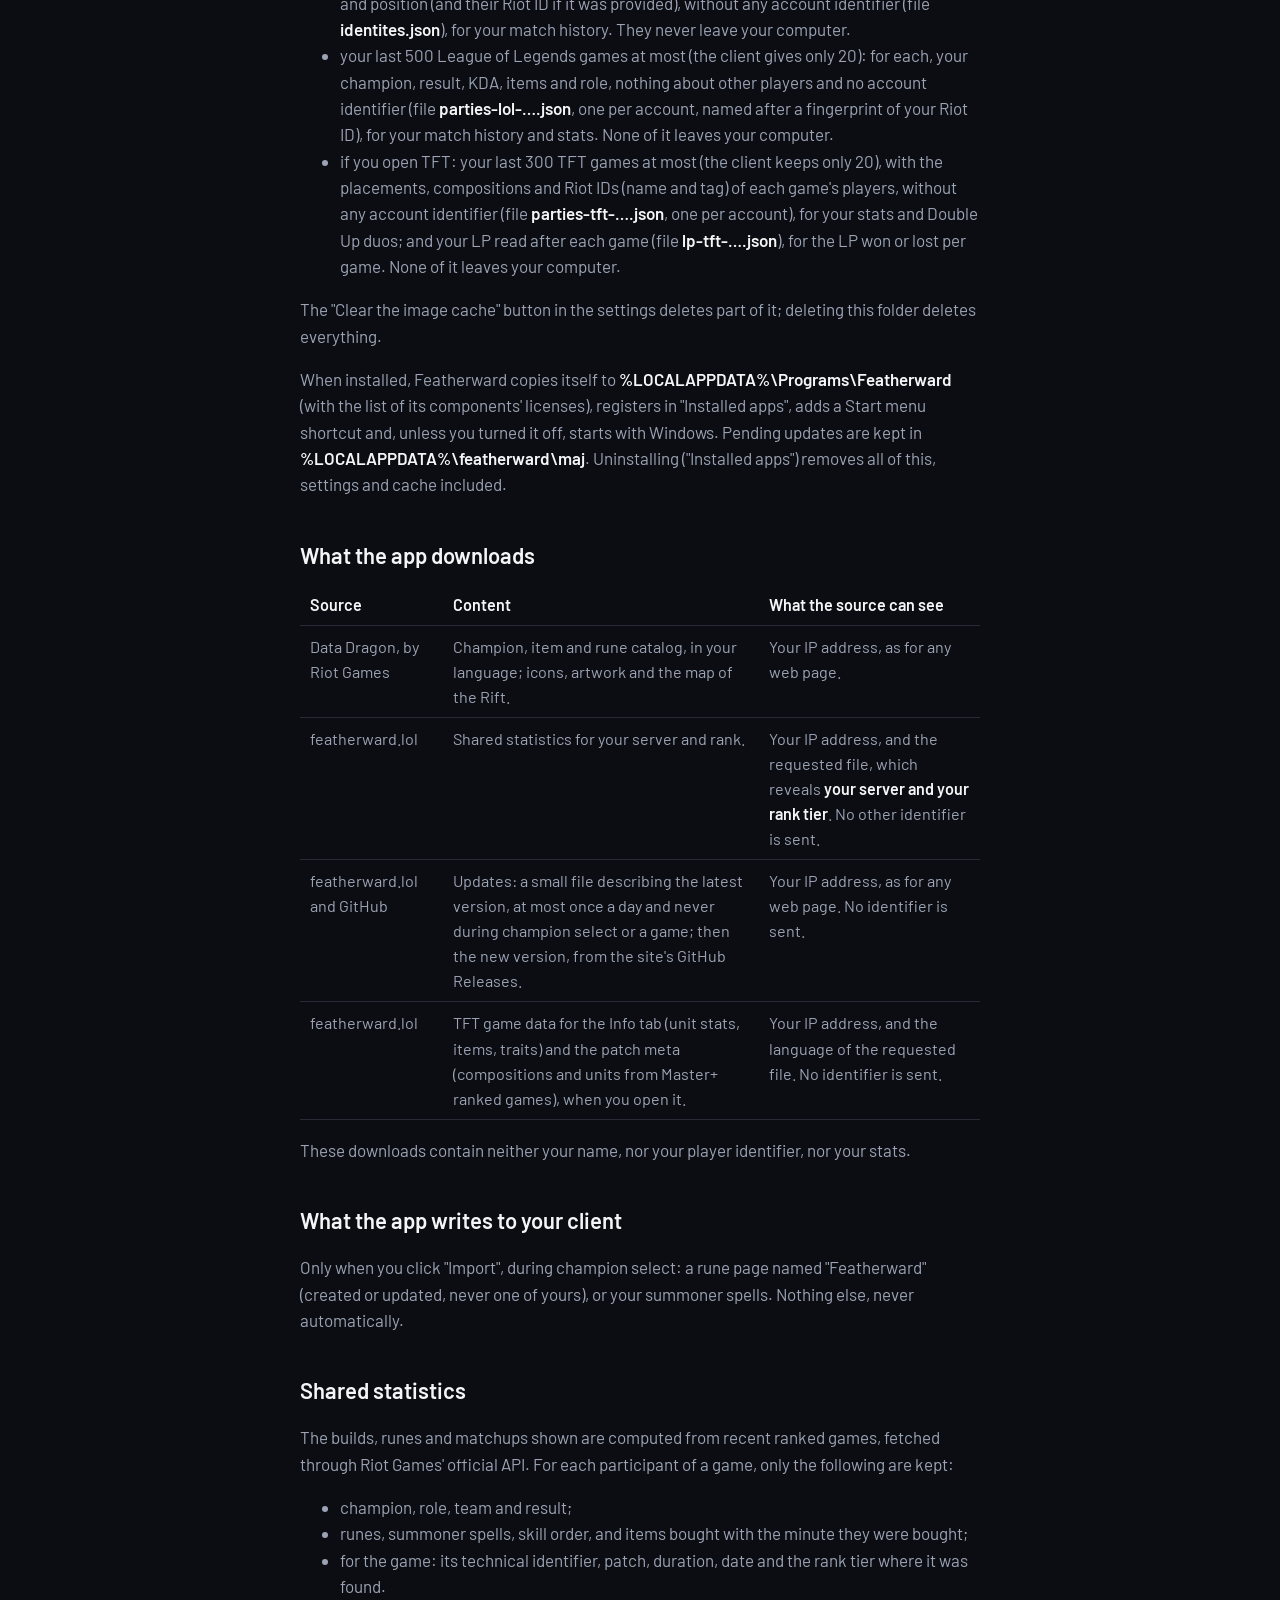
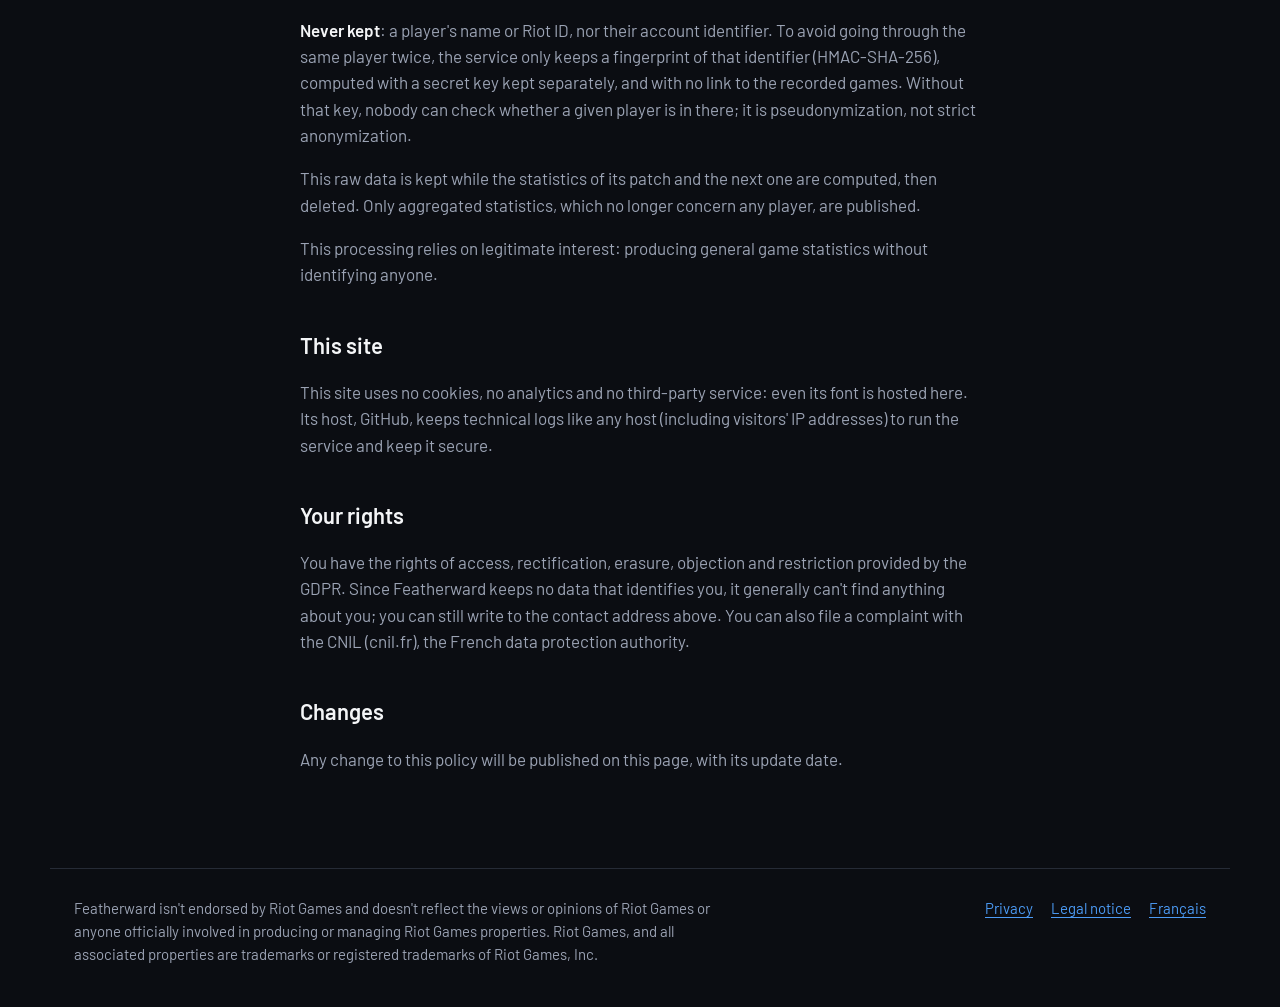
<file: site/en/privacy.html>
<!doctype html>
<html lang="en">
<head>
<meta charset="utf-8">
<meta name="viewport" content="width=device-width, initial-scale=1">
<meta http-equiv="Content-Security-Policy" content="default-src 'none'; img-src 'self' data:; style-src 'self'; font-src 'self'; base-uri 'none'; form-action 'none'">
<meta name="referrer" content="no-referrer">
<title>Privacy policy · Featherward</title>
<meta name="description" content="What Featherward reads, stores and downloads, and what it never does.">
<link rel="alternate" hreflang="fr" href="../confidentialite.html">
<link rel="stylesheet" href="../style.css">
</head>
<body>
<a class="saut" href="#contenu">Skip to content</a>
<header>
<nav class="navigation" aria-label="Main navigation">
<a class="marque" href="index.html">
<svg width="30" height="30" viewBox="0 0 100 100" aria-hidden="true"><circle cx="50" cy="50" r="46" fill="#1a1e27" stroke="#d6b46a" stroke-width="6"/><path d="M30 76 C 40 50, 55 32, 74 22 C 72 44, 58 62, 36 72 Z" fill="#d6b46a"/><path d="M27 80 L 72 24" stroke="#f4f5f7" stroke-width="4" stroke-linecap="round"/></svg>
Featherward
</a>
<ul>
<li><a href="index.html#how-it-works">How it works</a></li>
<li><a href="privacy.html" aria-current="page">Privacy</a></li>
<li><a href="../confidentialite.html" hreflang="fr" lang="fr">Français</a></li>
</ul>
</nav>
</header>

<main id="contenu" class="texte">
<h1>Privacy policy</h1>
<p class="maj">Updated on October 12, 2026.</p>

<h2>In short</h2>
<ul>
<li><strong>No account, no sign-up.</strong> Featherward doesn't ask you for anything.</li>
<li><strong>Your stats stay on your computer.</strong> The app doesn't send them anywhere.</li>
<li><strong>No trackers.</strong> Neither in the app nor on this site: no cookies, no analytics, no ads.</li>
<li><strong>Shared statistics are anonymous.</strong> They come from games where no player identifier is kept.</li>
</ul>

<h2>Who is responsible</h2>
<p>Featherward is published by Clément FRANCOIS, as a private individual, data controller for the processing described here. For any question about your data, or to exercise your rights: <a href="mailto:contact@featherward.lol">contact@featherward.lol</a>.</p>

<h2>What the app reads on your computer</h2>
<p>Featherward reads the local API of the League of Legends client, on your computer only:</p>
<ul>
<li>the game phase (in champion select, in game or not) and the current champion select: picked and hovered champions, bans, assigned roles, summoner spells. <strong>During champion select, other players' identities are never read</strong>;</li>
<li>once the game has started, at loading: the champion and position of the ten players (and their Riot ID if the client provided it at that time, which it doesn't today);</li>
<li>your champion mastery, your last 20 games and your rank, for your profile and suggestions;</li>
<li>for TFT, only once you've opened the TFT tab: your last 20 games (placements, compositions, traits, items, Riot IDs of the eight players), your Ranked and Double Up ranks, and your tactician. Other players' account identifiers are only used to find you among them and aren't kept;</li>
<li>when you open a finished game: its details, players' Riot IDs included, and its timeline (gold, level and position of the ten players minute by minute, kills and where they happened, objectives). They're used for your game's analysis, timeline and heatmap, and stay in memory for the session, without being saved;</li>
<li>your lobby's game mode (League or TFT), before champion select, so that a TFT game isn't mistaken for a League champion select;</li>
<li>your client's language, to show Featherward in the same language;</li>
<li>your rune pages, only to find the "Featherward" page when you ask for an import.</li>
</ul>
<p>This information is used for the calculations shown, done on your computer. It doesn't leave your computer. Featherward never reads the game's memory, and reads nothing during a game after it has loaded.</p>

<h2>What the app stores on your computer</h2>
<p>In the <strong>%LOCALAPPDATA%\featherward</strong> folder:</p>
<ul>
<li>public Riot data in cache: the champion, item and rune catalog, icons and artwork;</li>
<li>the shared statistics received for your server and rank;</li>
<li>your display preferences (window size, selected tabs, settings) and your language (file <strong>langue.json</strong>);</li>
<li>the players of your last 200 games read at loading: for each one, their team, champion and position (and their Riot ID if it was provided), without any account identifier (file <strong>identites.json</strong>), for your match history. They never leave your computer.</li>
<li>your last 500 League of Legends games at most (the client gives only 20): for each, your champion, result, KDA, items and role, nothing about other players and no account identifier (file <strong>parties-lol-….json</strong>, one per account, named after a fingerprint of your Riot ID), for your match history and stats. None of it leaves your computer.</li>
<li>if you open TFT: your last 300 TFT games at most (the client keeps only 20), with the placements, compositions and Riot IDs (name and tag) of each game's players, without any account identifier (file <strong>parties-tft-….json</strong>, one per account), for your stats and Double Up duos; and your LP read after each game (file <strong>lp-tft-….json</strong>), for the LP won or lost per game. None of it leaves your computer.</li>
</ul>
<p>The "Clear the image cache" button in the settings deletes part of it; deleting this folder deletes everything.</p>
<p>When installed, Featherward copies itself to <strong>%LOCALAPPDATA%\Programs\Featherward</strong> (with the list of its components' licenses), registers in "Installed apps", adds a Start menu shortcut and, unless you turned it off, starts with Windows. Pending updates are kept in <strong>%LOCALAPPDATA%\featherward\maj</strong>. Uninstalling ("Installed apps") removes all of this, settings and cache included.</p>

<h2>What the app downloads</h2>
<table>
<thead><tr><th>Source</th><th>Content</th><th>What the source can see</th></tr></thead>
<tbody>
<tr><td>Data Dragon, by Riot Games</td><td>Champion, item and rune catalog, in your language; icons, artwork and the map of the Rift.</td><td>Your IP address, as for any web page.</td></tr>
<tr><td>featherward.lol</td><td>Shared statistics for your server and rank.</td><td>Your IP address, and the requested file, which reveals <strong>your server and your rank tier</strong>. No other identifier is sent.</td></tr>
<tr><td>featherward.lol and GitHub</td><td>Updates: a small file describing the latest version, at most once a day and never during champion select or a game; then the new version, from the site's GitHub Releases.</td><td>Your IP address, as for any web page. No identifier is sent.</td></tr>
<tr><td>featherward.lol</td><td>TFT game data for the Info tab (unit stats, items, traits) and the patch meta (compositions and units from Master+ ranked games), when you open it.</td><td>Your IP address, and the language of the requested file. No identifier is sent.</td></tr>
</tbody>
</table>
<p>These downloads contain neither your name, nor your player identifier, nor your stats.</p>

<h2>What the app writes to your client</h2>
<p>Only when you click "Import", during champion select: a rune page named "Featherward" (created or updated, never one of yours), or your summoner spells. Nothing else, never automatically.</p>

<h2>Shared statistics</h2>
<p>The builds, runes and matchups shown are computed from recent ranked games, fetched through Riot Games' official API. For each participant of a game, only the following are kept:</p>
<ul>
<li>champion, role, team and result;</li>
<li>runes, summoner spells, skill order, and items bought with the minute they were bought;</li>
<li>for the game: its technical identifier, patch, duration, date and the rank tier where it was found.</li>
</ul>
<p><strong>Never kept</strong>: a player's name or Riot ID, nor their account identifier. To avoid going through the same player twice, the service only keeps a fingerprint of that identifier (HMAC-SHA-256), computed with a secret key kept separately, and with no link to the recorded games. Without that key, nobody can check whether a given player is in there; it is pseudonymization, not strict anonymization.</p>
<p>This raw data is kept while the statistics of its patch and the next one are computed, then deleted. Only aggregated statistics, which no longer concern any player, are published.</p>
<p>This processing relies on legitimate interest: producing general game statistics without identifying anyone.</p>

<h2>This site</h2>
<p>This site uses no cookies, no analytics and no third-party service: even its font is hosted here. Its host, GitHub, keeps technical logs like any host (including visitors' IP addresses) to run the service and keep it secure.</p>

<h2>Your rights</h2>
<p>You have the rights of access, rectification, erasure, objection and restriction provided by the GDPR. Since Featherward keeps no data that identifies you, it generally can't find anything about you; you can still write to the contact address above. You can also file a complaint with the CNIL (cnil.fr), the French data protection authority.</p>

<h2>Changes</h2>
<p>Any change to this policy will be published on this page, with its update date.</p>
</main>

<footer class="pied">
<p>Featherward isn't endorsed by Riot Games and doesn't reflect the views or opinions of Riot Games or anyone officially involved in producing or managing Riot Games properties. Riot Games, and all associated properties are trademarks or registered trademarks of Riot Games, Inc.</p>
<ul>
<li><a href="privacy.html">Privacy</a></li>
<li><a href="legal.html">Legal notice</a></li>
<li><a href="../index.html" hreflang="fr" lang="fr">Français</a></li>
</ul>
</footer>
</body>
</html>
</file>
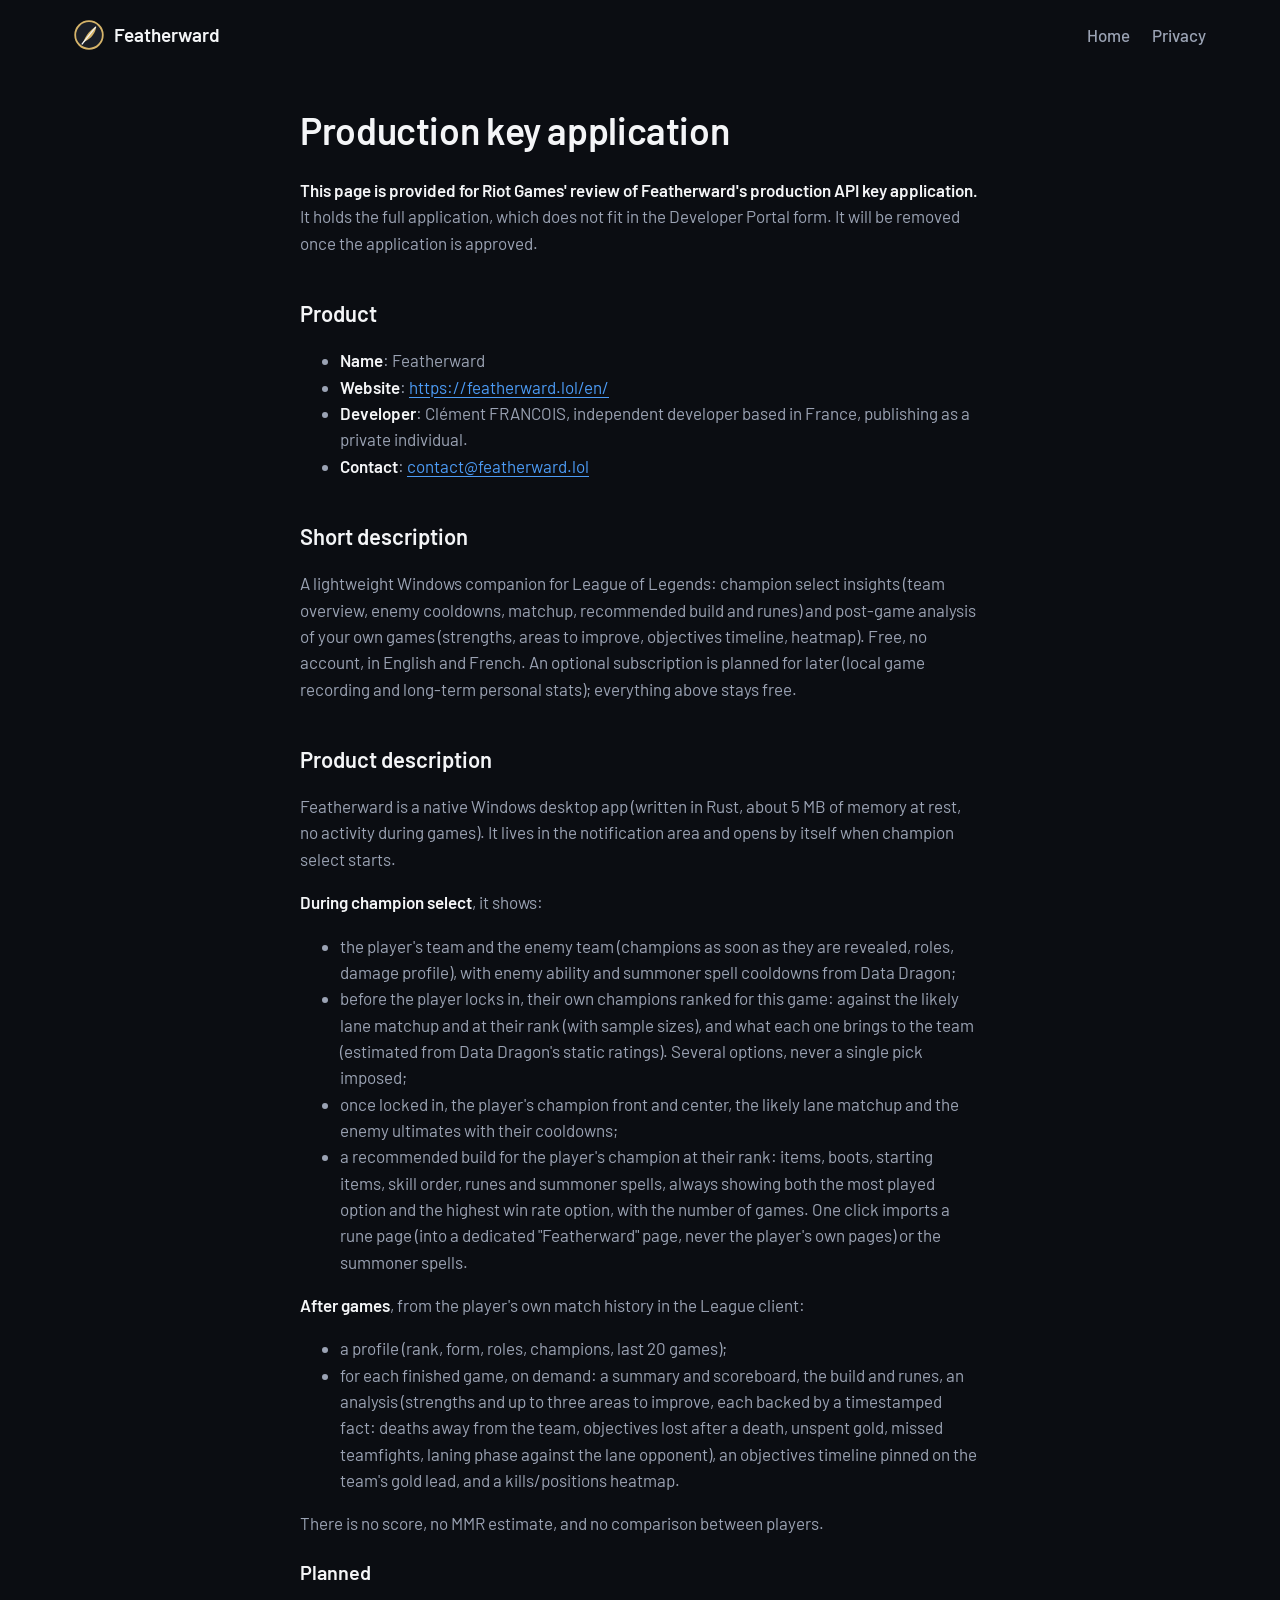
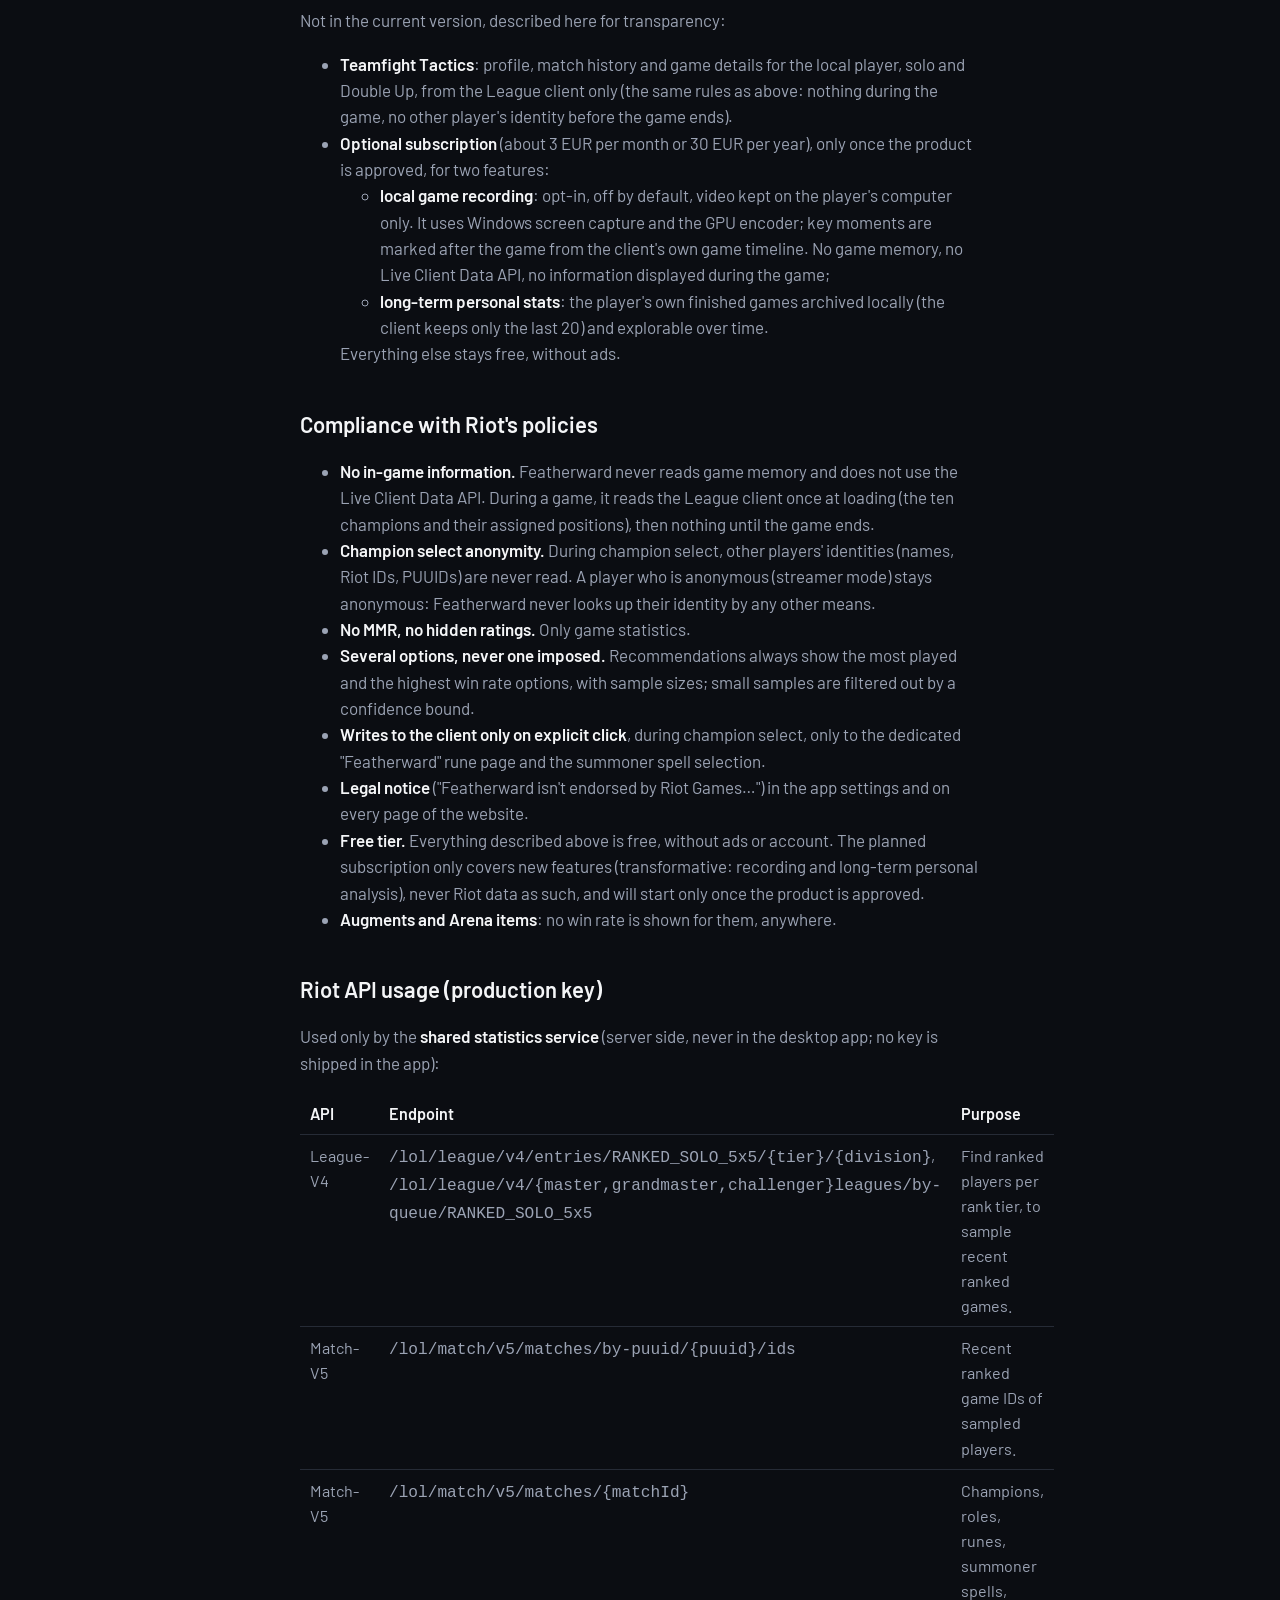
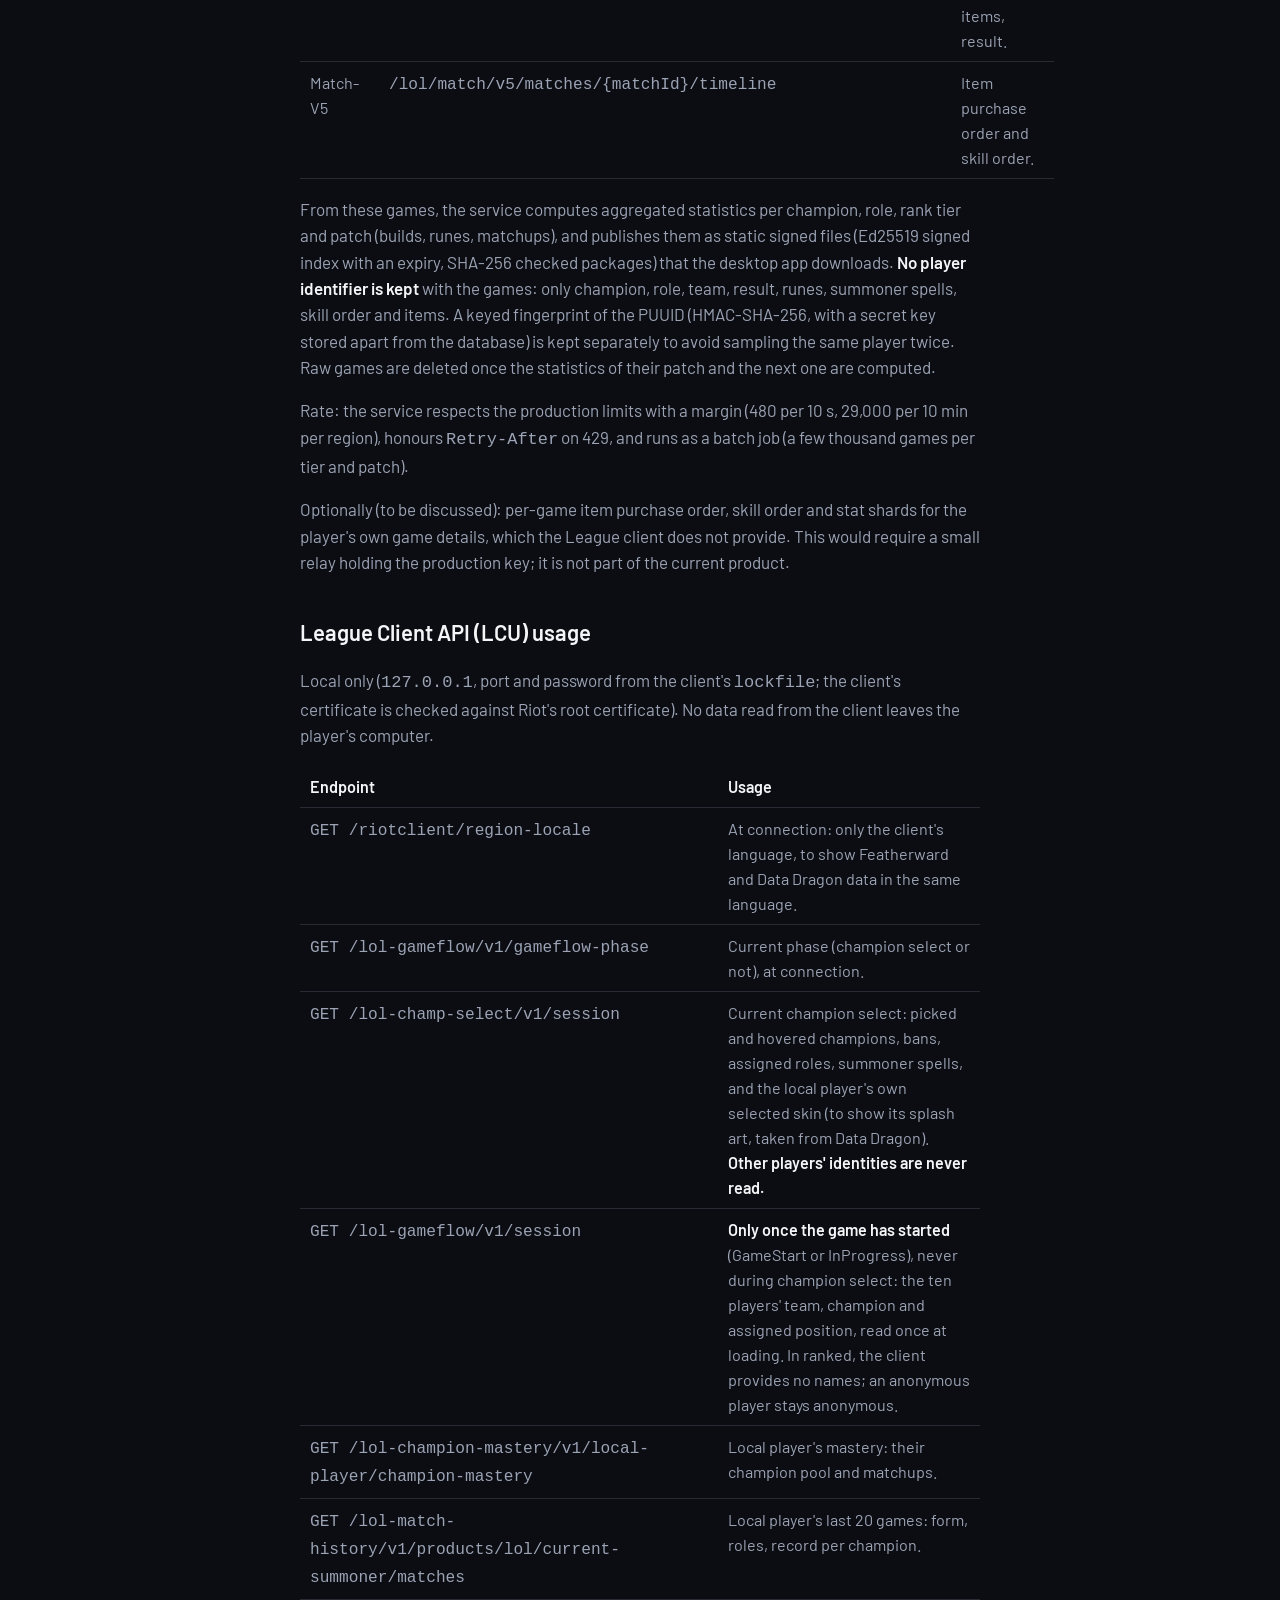
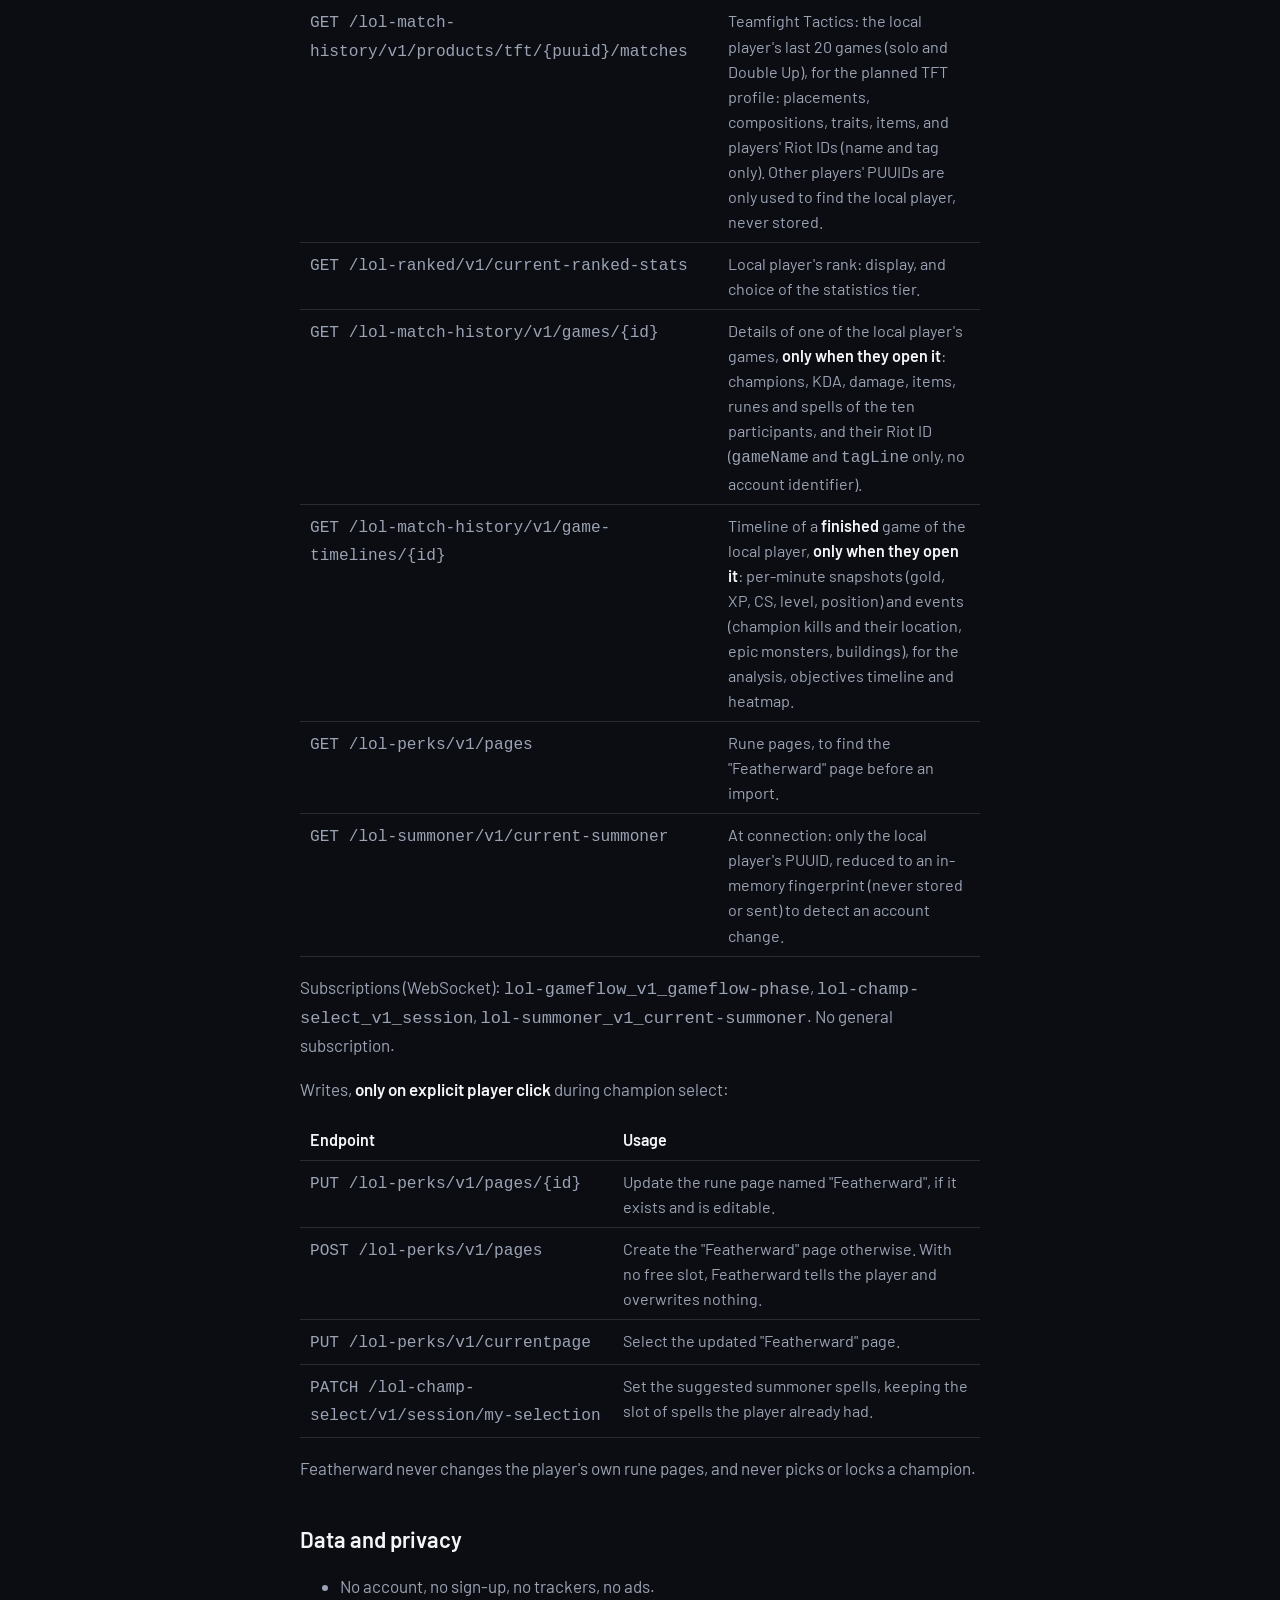
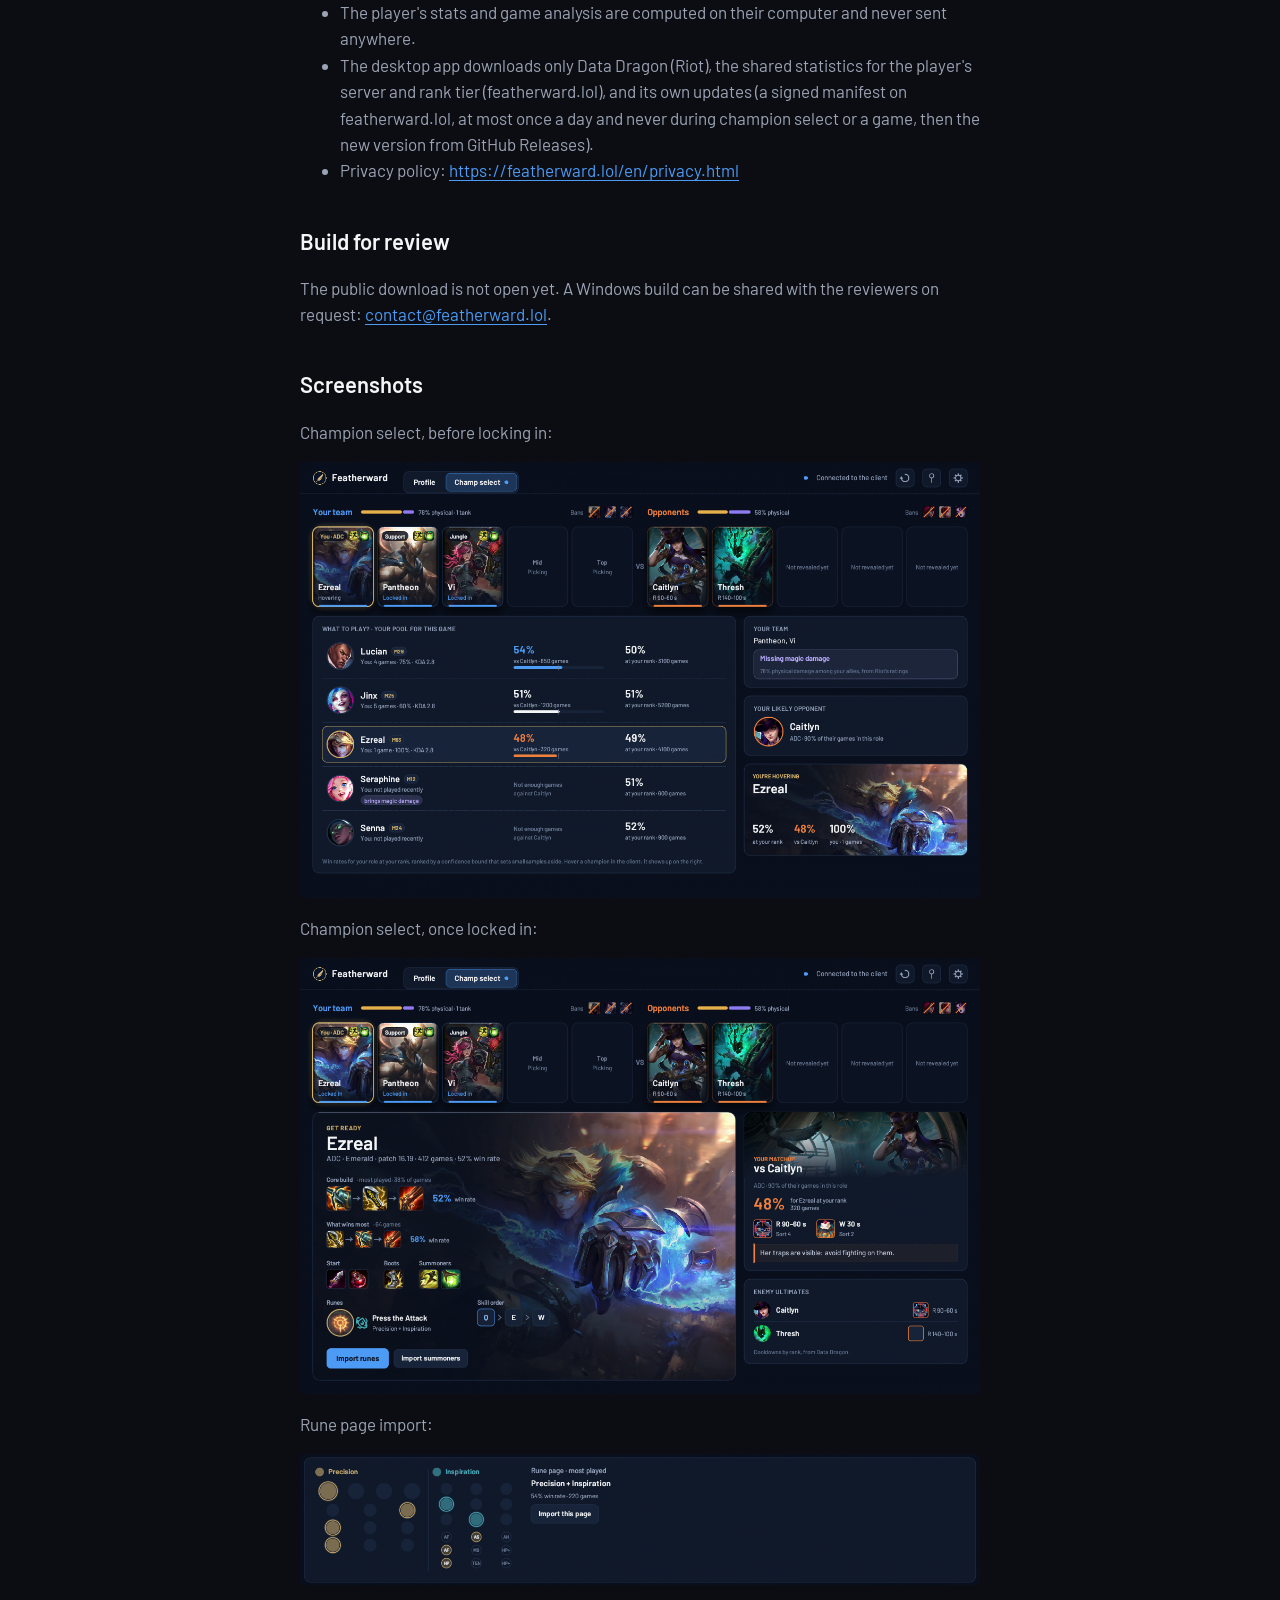
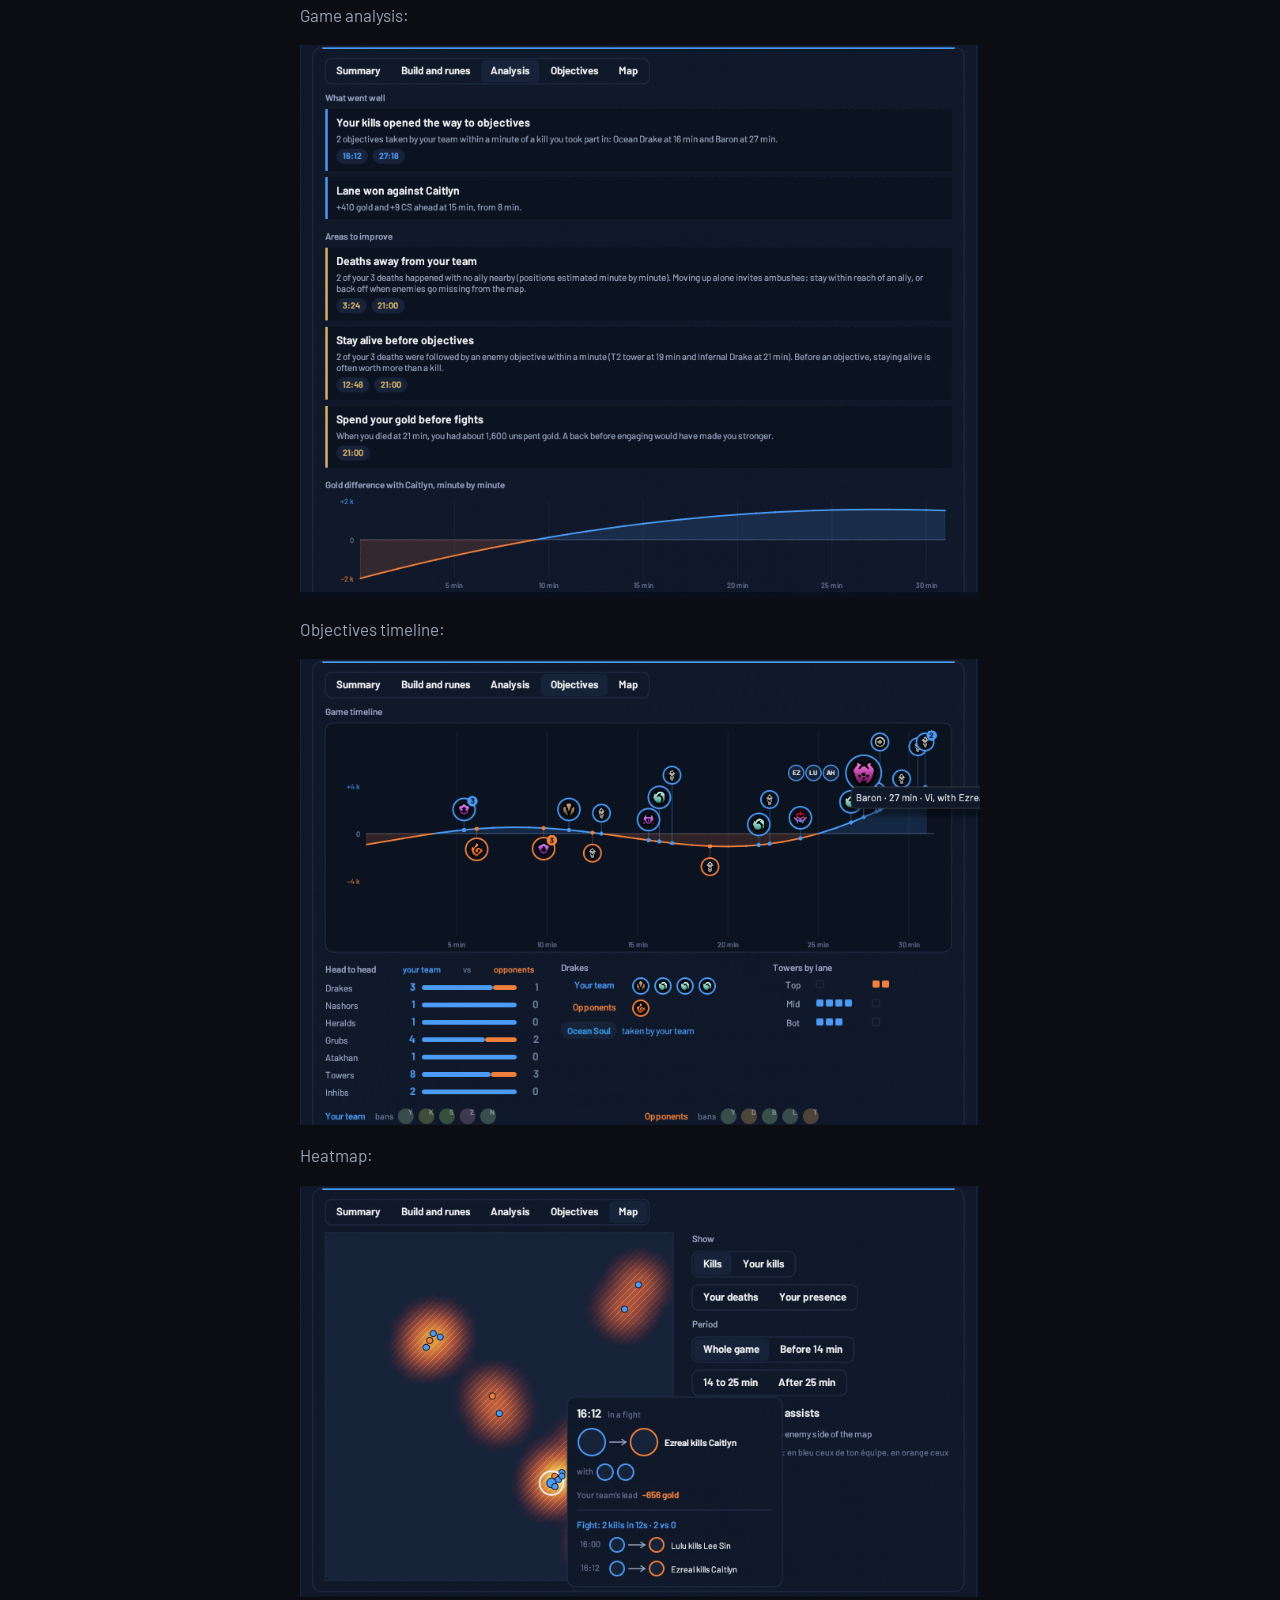
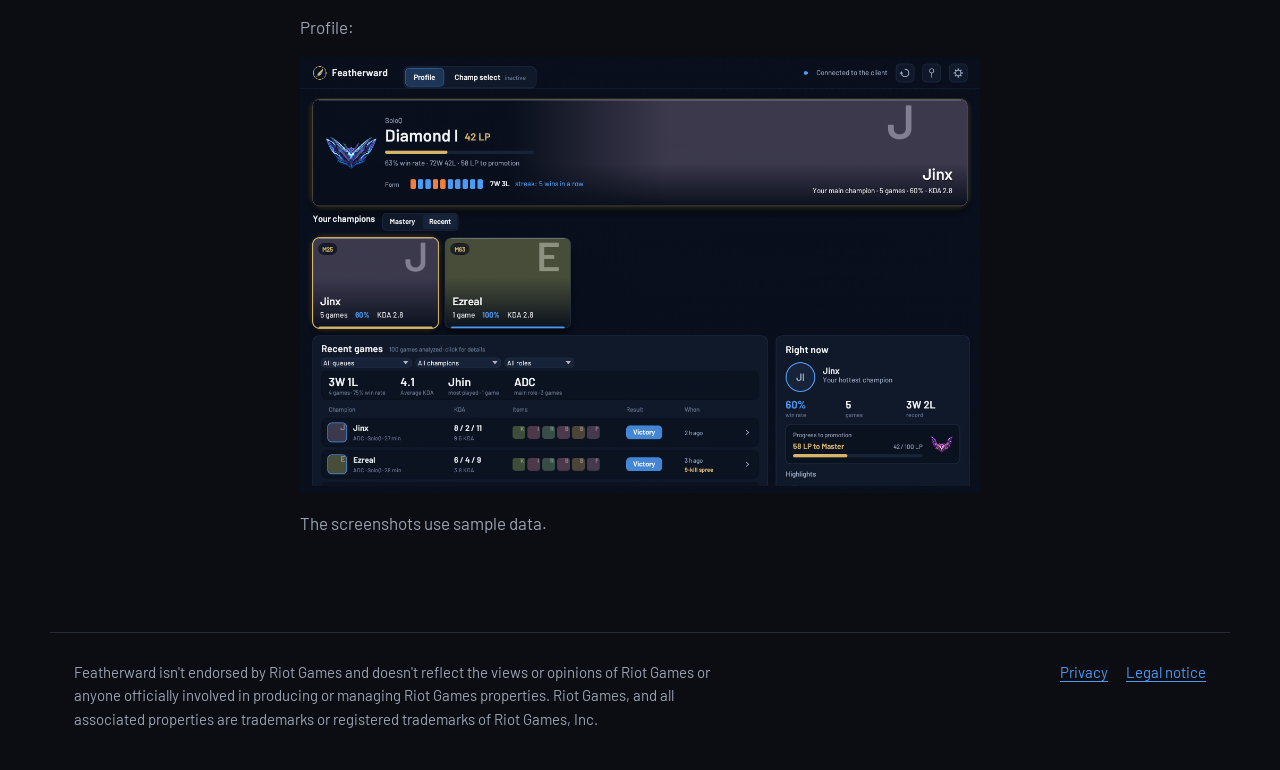
<file: site/en/riot-application.html>
<!doctype html>
<html lang="en">
<head>
<meta charset="utf-8">
<meta name="viewport" content="width=device-width, initial-scale=1">
<meta http-equiv="Content-Security-Policy" content="default-src 'none'; img-src 'self' data:; style-src 'self'; font-src 'self'; base-uri 'none'; form-action 'none'">
<meta name="referrer" content="no-referrer">
<meta name="robots" content="noindex, nofollow">
<title>Production key application · Featherward</title>
<link rel="stylesheet" href="../style.css">
</head>
<body>
<a class="saut" href="#contenu">Skip to content</a>
<header>
<nav class="navigation" aria-label="Main navigation">
<a class="marque" href="index.html">
<svg width="30" height="30" viewBox="0 0 100 100" aria-hidden="true"><circle cx="50" cy="50" r="46" fill="#1a1e27" stroke="#d6b46a" stroke-width="6"/><path d="M30 76 C 40 50, 55 32, 74 22 C 72 44, 58 62, 36 72 Z" fill="#d6b46a"/><path d="M27 80 L 72 24" stroke="#f4f5f7" stroke-width="4" stroke-linecap="round"/></svg>
Featherward
</a>
<ul>
<li><a href="index.html">Home</a></li>
<li><a href="privacy.html">Privacy</a></li>
</ul>
</nav>
</header>

<main id="contenu" class="texte">
<h1>Production key application</h1>
<p><strong>This page is provided for Riot Games' review of Featherward's production API key application.</strong> It holds the full application, which does not fit in the Developer Portal form. It will be removed once the application is approved.</p>

<h2>Product</h2>
<ul>
<li><strong>Name</strong>: Featherward</li>
<li><strong>Website</strong>: <a href="https://featherward.lol/en/">https://featherward.lol/en/</a></li>
<li><strong>Developer</strong>: Clément FRANCOIS, independent developer based in France, publishing as a private individual.</li>
<li><strong>Contact</strong>: <a href="mailto:contact@featherward.lol">contact@featherward.lol</a></li>
</ul>

<h2>Short description</h2>
<p>A lightweight Windows companion for League of Legends: champion select insights (team overview, enemy cooldowns, matchup, recommended build and runes) and post-game analysis of your own games (strengths, areas to improve, objectives timeline, heatmap). Free, no account, in English and French. An optional subscription is planned for later (local game recording and long-term personal stats); everything above stays free.</p>

<h2>Product description</h2>
<p>Featherward is a native Windows desktop app (written in Rust, about 5 MB of memory at rest, no activity during games). It lives in the notification area and opens by itself when champion select starts.</p>
<p><strong>During champion select</strong>, it shows:</p>
<ul>
<li>the player's team and the enemy team (champions as soon as they are revealed, roles, damage profile), with enemy ability and summoner spell cooldowns from Data Dragon;</li>
<li>before the player locks in, their own champions ranked for this game: against the likely lane matchup and at their rank (with sample sizes), and what each one brings to the team (estimated from Data Dragon's static ratings). Several options, never a single pick imposed;</li>
<li>once locked in, the player's champion front and center, the likely lane matchup and the enemy ultimates with their cooldowns;</li>
<li>a recommended build for the player's champion at their rank: items, boots, starting items, skill order, runes and summoner spells, always showing both the most played option and the highest win rate option, with the number of games. One click imports a rune page (into a dedicated "Featherward" page, never the player's own pages) or the summoner spells.</li>
</ul>
<p><strong>After games</strong>, from the player's own match history in the League client:</p>
<ul>
<li>a profile (rank, form, roles, champions, last 20 games);</li>
<li>for each finished game, on demand: a summary and scoreboard, the build and runes, an analysis (strengths and up to three areas to improve, each backed by a timestamped fact: deaths away from the team, objectives lost after a death, unspent gold, missed teamfights, laning phase against the lane opponent), an objectives timeline pinned on the team's gold lead, and a kills/positions heatmap.</li>
</ul>
<p>There is no score, no MMR estimate, and no comparison between players.</p>

<h3>Planned</h3>
<p>Not in the current version, described here for transparency:</p>
<ul>
<li><strong>Teamfight Tactics</strong>: profile, match history and game details for the local player, solo and Double Up, from the League client only (the same rules as above: nothing during the game, no other player's identity before the game ends).</li>
<li><strong>Optional subscription</strong> (about 3 EUR per month or 30 EUR per year), only once the product is approved, for two features:
<ul>
<li><strong>local game recording</strong>: opt-in, off by default, video kept on the player's computer only. It uses Windows screen capture and the GPU encoder; key moments are marked after the game from the client's own game timeline. No game memory, no Live Client Data API, no information displayed during the game;</li>
<li><strong>long-term personal stats</strong>: the player's own finished games archived locally (the client keeps only the last 20) and explorable over time.</li>
</ul>
Everything else stays free, without ads.</li>
</ul>

<h2>Compliance with Riot's policies</h2>
<ul>
<li><strong>No in-game information.</strong> Featherward never reads game memory and does not use the Live Client Data API. During a game, it reads the League client once at loading (the ten champions and their assigned positions), then nothing until the game ends.</li>
<li><strong>Champion select anonymity.</strong> During champion select, other players' identities (names, Riot IDs, PUUIDs) are never read. A player who is anonymous (streamer mode) stays anonymous: Featherward never looks up their identity by any other means.</li>
<li><strong>No MMR, no hidden ratings.</strong> Only game statistics.</li>
<li><strong>Several options, never one imposed.</strong> Recommendations always show the most played and the highest win rate options, with sample sizes; small samples are filtered out by a confidence bound.</li>
<li><strong>Writes to the client only on explicit click</strong>, during champion select, only to the dedicated "Featherward" rune page and the summoner spell selection.</li>
<li><strong>Legal notice</strong> ("Featherward isn't endorsed by Riot Games…") in the app settings and on every page of the website.</li>
<li><strong>Free tier.</strong> Everything described above is free, without ads or account. The planned subscription only covers new features (transformative: recording and long-term personal analysis), never Riot data as such, and will start only once the product is approved.</li>
<li><strong>Augments and Arena items</strong>: no win rate is shown for them, anywhere.</li>
</ul>

<h2>Riot API usage (production key)</h2>
<p>Used only by the <strong>shared statistics service</strong> (server side, never in the desktop app; no key is shipped in the app):</p>
<table>
<thead><tr><th>API</th><th>Endpoint</th><th>Purpose</th></tr></thead>
<tbody>
<tr><td>League-V4</td><td><code>/lol/league/v4/entries/RANKED_SOLO_5x5/{tier}/{division}</code>, <code>/lol/league/v4/{master,grandmaster,challenger}leagues/by-queue/RANKED_SOLO_5x5</code></td><td>Find ranked players per rank tier, to sample recent ranked games.</td></tr>
<tr><td>Match-V5</td><td><code>/lol/match/v5/matches/by-puuid/{puuid}/ids</code></td><td>Recent ranked game IDs of sampled players.</td></tr>
<tr><td>Match-V5</td><td><code>/lol/match/v5/matches/{matchId}</code></td><td>Champions, roles, runes, summoner spells, items, result.</td></tr>
<tr><td>Match-V5</td><td><code>/lol/match/v5/matches/{matchId}/timeline</code></td><td>Item purchase order and skill order.</td></tr>
</tbody>
</table>
<p>From these games, the service computes aggregated statistics per champion, role, rank tier and patch (builds, runes, matchups), and publishes them as static signed files (Ed25519 signed index with an expiry, SHA-256 checked packages) that the desktop app downloads. <strong>No player identifier is kept</strong> with the games: only champion, role, team, result, runes, summoner spells, skill order and items. A keyed fingerprint of the PUUID (HMAC-SHA-256, with a secret key stored apart from the database) is kept separately to avoid sampling the same player twice. Raw games are deleted once the statistics of their patch and the next one are computed.</p>
<p>Rate: the service respects the production limits with a margin (480 per 10 s, 29,000 per 10 min per region), honours <code>Retry-After</code> on 429, and runs as a batch job (a few thousand games per tier and patch).</p>
<p>Optionally (to be discussed): per-game item purchase order, skill order and stat shards for the player's own game details, which the League client does not provide. This would require a small relay holding the production key; it is not part of the current product.</p>

<h2>League Client API (LCU) usage</h2>
<p>Local only (<code>127.0.0.1</code>, port and password from the client's <code>lockfile</code>; the client's certificate is checked against Riot's root certificate). No data read from the client leaves the player's computer.</p>
<table>
<thead><tr><th>Endpoint</th><th>Usage</th></tr></thead>
<tbody>
<tr><td><code>GET /riotclient/region-locale</code></td><td>At connection: only the client's language, to show Featherward and Data Dragon data in the same language.</td></tr>
<tr><td><code>GET /lol-gameflow/v1/gameflow-phase</code></td><td>Current phase (champion select or not), at connection.</td></tr>
<tr><td><code>GET /lol-champ-select/v1/session</code></td><td>Current champion select: picked and hovered champions, bans, assigned roles, summoner spells, and the local player's own selected skin (to show its splash art, taken from Data Dragon). <strong>Other players' identities are never read.</strong></td></tr>
<tr><td><code>GET /lol-gameflow/v1/session</code></td><td><strong>Only once the game has started</strong> (GameStart or InProgress), never during champion select: the ten players' team, champion and assigned position, read once at loading. In ranked, the client provides no names; an anonymous player stays anonymous.</td></tr>
<tr><td><code>GET /lol-champion-mastery/v1/local-player/champion-mastery</code></td><td>Local player's mastery: their champion pool and matchups.</td></tr>
<tr><td><code>GET /lol-match-history/v1/products/lol/current-summoner/matches</code></td><td>Local player's last 20 games: form, roles, record per champion.</td></tr>
<tr><td><code>GET /lol-match-history/v1/products/tft/{puuid}/matches</code></td><td>Teamfight Tactics: the local player's last 20 games (solo and Double Up), for the planned TFT profile: placements, compositions, traits, items, and players' Riot IDs (name and tag only). Other players' PUUIDs are only used to find the local player, never stored.</td></tr>
<tr><td><code>GET /lol-ranked/v1/current-ranked-stats</code></td><td>Local player's rank: display, and choice of the statistics tier.</td></tr>
<tr><td><code>GET /lol-match-history/v1/games/{id}</code></td><td>Details of one of the local player's games, <strong>only when they open it</strong>: champions, KDA, damage, items, runes and spells of the ten participants, and their Riot ID (<code>gameName</code> and <code>tagLine</code> only, no account identifier).</td></tr>
<tr><td><code>GET /lol-match-history/v1/game-timelines/{id}</code></td><td>Timeline of a <strong>finished</strong> game of the local player, <strong>only when they open it</strong>: per-minute snapshots (gold, XP, CS, level, position) and events (champion kills and their location, epic monsters, buildings), for the analysis, objectives timeline and heatmap.</td></tr>
<tr><td><code>GET /lol-perks/v1/pages</code></td><td>Rune pages, to find the "Featherward" page before an import.</td></tr>
<tr><td><code>GET /lol-summoner/v1/current-summoner</code></td><td>At connection: only the local player's PUUID, reduced to an in-memory fingerprint (never stored or sent) to detect an account change.</td></tr>
</tbody>
</table>
<p>Subscriptions (WebSocket): <code>lol-gameflow_v1_gameflow-phase</code>, <code>lol-champ-select_v1_session</code>, <code>lol-summoner_v1_current-summoner</code>. No general subscription.</p>
<p>Writes, <strong>only on explicit player click</strong> during champion select:</p>
<table>
<thead><tr><th>Endpoint</th><th>Usage</th></tr></thead>
<tbody>
<tr><td><code>PUT /lol-perks/v1/pages/{id}</code></td><td>Update the rune page named "Featherward", if it exists and is editable.</td></tr>
<tr><td><code>POST /lol-perks/v1/pages</code></td><td>Create the "Featherward" page otherwise. With no free slot, Featherward tells the player and overwrites nothing.</td></tr>
<tr><td><code>PUT /lol-perks/v1/currentpage</code></td><td>Select the updated "Featherward" page.</td></tr>
<tr><td><code>PATCH /lol-champ-select/v1/session/my-selection</code></td><td>Set the suggested summoner spells, keeping the slot of spells the player already had.</td></tr>
</tbody>
</table>
<p>Featherward never changes the player's own rune pages, and never picks or locks a champion.</p>

<h2>Data and privacy</h2>
<ul>
<li>No account, no sign-up, no trackers, no ads.</li>
<li>The player's stats and game analysis are computed on their computer and never sent anywhere.</li>
<li>The desktop app downloads only Data Dragon (Riot), the shared statistics for the player's server and rank tier (featherward.lol), and its own updates (a signed manifest on featherward.lol, at most once a day and never during champion select or a game, then the new version from GitHub Releases).</li>
<li>Privacy policy: <a href="privacy.html">https://featherward.lol/en/privacy.html</a></li>
</ul>

<h2>Build for review</h2>
<p>The public download is not open yet. A Windows build can be shared with the reviewers on request: <a href="mailto:contact@featherward.lol">contact@featherward.lol</a>.</p>

<h2>Screenshots</h2>
<p>Champion select, before locking in:</p>
<p><img src="../captures/en/selection-avant.png" width="1280" height="820" alt="Champion select before locking in: the player's pool ranked for this game."></p>
<p>Champion select, once locked in:</p>
<p><img src="../captures/en/selection.png" width="1280" height="820" alt="Champion select once locked in: build, runes, matchup and enemy ultimates."></p>
<p>Rune page import:</p>
<p><img src="../captures/en/runes.png" width="1248" height="240" alt="A suggested rune page with its import button."></p>
<p>Game analysis:</p>
<p><img src="../captures/en/analyse.png" width="860" height="700" alt="A game's analysis: strengths and areas to improve."></p>
<p>Objectives timeline:</p>
<p><img src="../captures/en/objectifs.png" width="860" height="590" alt="Objectives pinned on the gold lead curve."></p>
<p>Heatmap:</p>
<p><img src="../captures/en/carte.png" width="860" height="520" alt="A game's heatmap with a kill card open."></p>
<p>Profile:</p>
<p><img src="../captures/en/profil.png" width="1280" height="820" alt="The profile view."></p>
<p>The screenshots use sample data.</p>
</main>

<footer class="pied">
<p>Featherward isn't endorsed by Riot Games and doesn't reflect the views or opinions of Riot Games or anyone officially involved in producing or managing Riot Games properties. Riot Games, and all associated properties are trademarks or registered trademarks of Riot Games, Inc.</p>
<ul>
<li><a href="privacy.html">Privacy</a></li>
<li><a href="legal.html">Legal notice</a></li>
</ul>
</footer>
</body>
</html>
</file>
<file: site/style.css>
/* Featherward — site de présentation.
   Mêmes couleurs et même police que l'application : le site montre le
   produit, il ne doit pas ressembler à autre chose. La police est servie
   par le site lui-même (aucun appel à un service tiers). */

@font-face {
  font-family: "Barlow";
  src: url("polices/Barlow-Regular.ttf") format("truetype");
  font-weight: 400;
  font-display: swap;
}
@font-face {
  font-family: "Barlow";
  src: url("polices/Barlow-Medium.ttf") format("truetype");
  font-weight: 500;
  font-display: swap;
}
@font-face {
  font-family: "Barlow";
  src: url("polices/Barlow-SemiBold.ttf") format("truetype");
  font-weight: 600;
  font-display: swap;
}

:root {
  --encre: #0b0d12;
  --surface: #13161d;
  --surface-2: #1a1e27;
  --filet: #262b36;
  --texte: #f4f5f7;
  --secondaire: #9ba3b4;
  --or: #d6b46a;
  --allie: #4c9bf5;
  --adverse: #f0803c;
  --mesure: 68ch;
  color-scheme: dark;
}

* { box-sizing: border-box; }

html {
  background: var(--encre);
  color: var(--texte);
  font-family: "Barlow", system-ui, sans-serif;
  font-size: 17px;
  line-height: 1.55;
  -webkit-text-size-adjust: 100%;
}

body { margin: 0; }

img { max-width: 100%; height: auto; display: block; }

a { color: var(--allie); text-underline-offset: 3px; }
a:hover { color: var(--texte); }

:focus-visible {
  outline: 2px solid var(--or);
  outline-offset: 3px;
  border-radius: 4px;
}

.saut {
  position: absolute;
  left: -9999px;
}
.saut:focus { left: 16px; top: 12px; background: var(--surface); padding: 8px 12px; }

/* --- Barre de navigation */

.navigation {
  display: flex;
  align-items: center;
  gap: 28px;
  max-width: 1180px;
  margin: 0 auto;
  padding: 20px 24px;
}
.marque {
  display: flex;
  align-items: center;
  gap: 10px;
  color: var(--texte);
  text-decoration: none;
  font-weight: 600;
  font-size: 19px;
}
.navigation ul {
  display: flex;
  gap: 22px;
  margin: 0 0 0 auto;
  padding: 0;
  list-style: none;
}
.navigation ul a {
  color: var(--secondaire);
  text-decoration: none;
  font-weight: 500;
}
.navigation ul a:hover,
.navigation ul a[aria-current="page"] { color: var(--texte); }

/* --- Accueil : le produit d'abord */

.accueil {
  max-width: 1180px;
  margin: 0 auto;
  padding: 40px 24px 24px;
  display: grid;
  grid-template-columns: minmax(0, 0.9fr) minmax(0, 1.4fr);
  gap: 48px;
  align-items: center;
}
.accueil h1 {
  font-size: clamp(2.2rem, 4.2vw, 3.4rem);
  line-height: 1.05;
  font-weight: 600;
  letter-spacing: -0.02em;
  margin: 0 0 20px;
  max-width: 14ch;
}
.accueil p {
  color: var(--secondaire);
  font-size: 1.12rem;
  margin: 0 0 28px;
  max-width: 44ch;
}
.actions { display: flex; gap: 12px; flex-wrap: wrap; align-items: center; }

.bouton {
  display: inline-flex;
  align-items: center;
  height: 44px;
  padding: 0 20px;
  border-radius: 8px;
  font: inherit;
  font-weight: 600;
  text-decoration: none;
  border: 1px solid var(--filet);
  background: var(--surface-2);
  color: var(--texte);
}
.bouton-principal { background: var(--allie); border-color: var(--allie); color: var(--encre); }
.bouton[aria-disabled="true"] { opacity: 0.55; cursor: not-allowed; }
.note { color: var(--secondaire); font-size: 0.9rem; }
.actions + .note { margin-top: 14px; }

/* La capture, cadrée comme la fenêtre de l'application : la ligne bleue et
   orange rappelle les deux équipes, fil rouge de la page. */
.fenetre {
  margin: 0;
  border-radius: 12px;
  overflow: hidden;
  border: 1px solid var(--filet);
  box-shadow: 0 24px 60px rgba(0, 0, 0, 0.55);
  background: var(--surface);
}
.fenetre::before {
  content: "";
  display: block;
  height: 3px;
  background: linear-gradient(90deg, var(--allie) 0 50%, var(--adverse) 50% 100%);
}
.fenetre figcaption {
  padding: 10px 16px;
  color: var(--secondaire);
  font-size: 0.88rem;
  border-top: 1px solid var(--filet);
}

/* --- Sections */

.section {
  max-width: 1180px;
  margin: 0 auto;
  padding: 72px 24px 0;
}
.section h2 {
  font-size: clamp(1.6rem, 2.6vw, 2.1rem);
  font-weight: 600;
  letter-spacing: -0.01em;
  line-height: 1.15;
  margin: 0 0 12px;
}
.section > p { color: var(--secondaire); max-width: var(--mesure); margin: 0 0 32px; }

/* Ce que fait Featherward : texte et capture alternés, pas de cartes en série. */
.vue {
  display: grid;
  grid-template-columns: minmax(0, 1fr) minmax(0, 1.5fr);
  gap: 40px;
  align-items: center;
  padding: 28px 0;
  border-top: 1px solid var(--filet);
}
.vue:nth-of-type(even) { grid-template-columns: minmax(0, 1.5fr) minmax(0, 1fr); }
.vue:nth-of-type(even) .vue-texte { order: 2; }
.vue h3 { font-size: 1.3rem; font-weight: 600; margin: 0 0 8px; }
.vue p { color: var(--secondaire); margin: 0 0 12px; max-width: 48ch; }
.vue ul { margin: 0; padding-left: 20px; color: var(--secondaire); max-width: 48ch; }
.vue li { margin: 4px 0; }
.vue-allie h3 { color: var(--allie); }
.vue-adverse h3 { color: var(--adverse); }
.vue-toi h3 { color: var(--or); }

/* Comment ça marche : une vraie séquence, d'où les numéros. */
.etapes {
  list-style: none;
  counter-reset: etape;
  margin: 0;
  padding: 0;
  display: grid;
  grid-template-columns: repeat(3, minmax(0, 1fr));
  gap: 0;
  border-top: 1px solid var(--filet);
}
.etapes li {
  counter-increment: etape;
  padding: 24px 24px 8px 0;
}
.etapes li + li { padding-left: 24px; border-left: 1px solid var(--filet); }
.etapes li::before {
  content: counter(etape);
  display: block;
  font-size: 2.4rem;
  font-weight: 600;
  line-height: 1;
  color: var(--or);
  margin-bottom: 12px;
}
.etapes h3 { font-size: 1.1rem; font-weight: 600; margin: 0 0 6px; }
.etapes p { color: var(--secondaire); margin: 0; }

/* Tes données : l'engagement, en clair. */
.engagements {
  display: grid;
  grid-template-columns: repeat(2, minmax(0, 1fr));
  gap: 16px 48px;
  margin: 0 0 20px;
  max-width: 980px;
}
.engagements div { border-left: 2px solid var(--allie); padding-left: 16px; }
.engagements h3 { margin: 0 0 4px; font-size: 1.05rem; font-weight: 600; }
.engagements p { margin: 0; color: var(--secondaire); }

/* Offres : gratuit et Premium côte à côte. */
.offres {
  display: grid;
  grid-template-columns: repeat(2, minmax(0, 1fr));
  gap: 20px;
  max-width: 980px;
}
.offre {
  background: var(--surface);
  border: 1px solid var(--filet);
  border-radius: 14px;
  padding: 24px 26px;
}
.offre h3 { margin: 0; font-size: 1.2rem; font-weight: 600; }
.offre .prix { font-size: 1.6rem; font-weight: 600; margin: 6px 0 14px; }
.offre .prix span { font-size: 1rem; font-weight: 400; color: var(--secondaire); }
.offre ul { margin: 0; padding-left: 20px; color: var(--secondaire); }
.offre li { margin: 8px 0; }
.offre strong { color: var(--texte); font-weight: 600; }
.offre .note { margin: 16px 0 0; }
.offre-premium { border-color: var(--or); box-shadow: 0 0 0 1px rgba(214, 180, 106, 0.25), 0 18px 40px rgba(0, 0, 0, 0.35); }
.offre-premium h3 { color: var(--or); }

/* Questions fréquentes : un clic pour déplier. */
.faq details { border-top: 1px solid var(--filet); padding: 14px 0; max-width: var(--mesure); }
.faq details:last-child { border-bottom: 1px solid var(--filet); }
.faq summary { cursor: pointer; font-weight: 600; }
.faq details p { color: var(--secondaire); margin: 10px 0 0; }

/* --- Pages de texte (confidentialité, mentions légales) */

.texte {
  max-width: calc(var(--mesure) + 48px);
  margin: 0 auto;
  padding: 32px 24px 0;
}
.texte h1 { font-size: 2.2rem; font-weight: 600; letter-spacing: -0.01em; margin: 0 0 8px; }
.texte h2 { font-size: 1.3rem; font-weight: 600; margin: 40px 0 8px; }
.texte p, .texte li { color: var(--secondaire); }
.texte strong { color: var(--texte); font-weight: 600; }
.texte table { border-collapse: collapse; width: 100%; margin: 12px 0; font-size: 0.95rem; }
.texte th, .texte td { text-align: left; padding: 8px 10px; border-bottom: 1px solid var(--filet); vertical-align: top; }
.texte th { color: var(--texte); font-weight: 600; }
.texte td { color: var(--secondaire); }
.maj { color: var(--secondaire); font-size: 0.9rem; }
.a-completer { background: rgba(240, 128, 60, 0.18); color: var(--adverse); padding: 0 4px; border-radius: 3px; }

/* --- Pied de page */

.pied {
  max-width: 1180px;
  margin: 96px auto 0;
  padding: 28px 24px 40px;
  border-top: 1px solid var(--filet);
  color: var(--secondaire);
  font-size: 0.88rem;
  display: grid;
  grid-template-columns: minmax(0, 1fr) auto;
  gap: 24px;
}
.pied ul { list-style: none; margin: 0; padding: 0; display: flex; gap: 18px; }
.pied p { margin: 0; max-width: 80ch; }

/* --- Petits écrans */

@media (max-width: 860px) {
  .accueil, .vue, .vue:nth-of-type(even) { grid-template-columns: minmax(0, 1fr); }
  .vue:nth-of-type(even) .vue-texte { order: 0; }
  .etapes { grid-template-columns: minmax(0, 1fr); }
  .etapes li + li { padding-left: 0; border-left: 0; border-top: 1px solid var(--filet); }
  .engagements, .offres { grid-template-columns: minmax(0, 1fr); }
  .pied { grid-template-columns: minmax(0, 1fr); }
  .navigation { flex-wrap: wrap; gap: 12px 24px; }
  .navigation ul { margin-left: 0; }
}

@media (prefers-reduced-motion: reduce) {
  * { scroll-behavior: auto !important; }
}
</file>
<file: site/compo.css>
/* Page « compo » : une compo de TFT partagée depuis Featherward. */

.compo { max-width: 760px; margin: 0 auto; padding: 24px 20px 64px; }
.compo h1 { font-size: 1.6rem; margin: 8px 0 4px; }
.compo-sous-titre { color: var(--secondaire); margin: 0 0 24px; }
.compo-note { color: var(--secondaire); font-size: 0.85rem; }

.plateau { display: flex; flex-direction: column; gap: 0; margin: 8px 0 28px; }
.rangee { display: flex; gap: 6px; margin-top: -16px; }
.rangee:first-child { margin-top: 0; }
.rangee.decalee { padding-left: 35px; }

.case { position: relative; width: 64px; height: 72px; flex: none; }
.hex {
  position: absolute; inset: 0;
  clip-path: polygon(50% 0, 100% 25%, 100% 75%, 50% 100%, 0 75%, 0 25%);
  background: var(--filet);
}
.hex.vide { background: var(--surface-2); }
.hex img {
  position: absolute; inset: 3px; width: calc(100% - 6px); height: calc(100% - 6px);
  clip-path: polygon(50% 0, 100% 25%, 100% 75%, 50% 100%, 0 75%, 0 25%);
  object-fit: cover;
}
.cout-1 { background: #8f99a8; } .cout-2 { background: #1fb98d; } .cout-3 { background: #2f8fe6; }
.cout-4 { background: #c25be0; } .cout-5 { background: #f2b234; }

.etoiles { position: absolute; top: -6px; left: 0; right: 0; display: flex; justify-content: center; gap: 1px; z-index: 2; }
.etoile {
  width: 11px; height: 11px;
  clip-path: polygon(50% 0, 61% 35%, 98% 35%, 68% 57%, 79% 91%, 50% 70%, 21% 91%, 32% 57%, 2% 35%, 39% 35%);
}
.e1 { background: #b07b55; } .e2 { background: #cfd8e6; } .e3 { background: #f2c94c; }

.objets { position: absolute; bottom: -4px; left: 0; right: 0; display: flex; justify-content: center; gap: 2px; z-index: 2; }
.objets img { width: 18px; height: 18px; border-radius: 3px; border: 1px solid rgba(0, 0, 0, 0.6); }

.compo-liste { display: grid; grid-template-columns: repeat(auto-fill, minmax(220px, 1fr)); gap: 8px; margin-bottom: 20px; }
.compo-unite {
  display: flex; gap: 10px; align-items: center;
  background: var(--surface); border: 1px solid var(--filet); border-radius: 10px; padding: 8px 10px;
}
.compo-unite > img { width: 40px; height: 40px; border-radius: 8px; }
.compo-unite b { display: block; font-weight: 600; }
.compo-unite span { color: var(--secondaire); font-size: 0.8rem; }

.compo-actions { display: flex; gap: 12px; align-items: center; margin-bottom: 16px; }

@media (max-width: 560px) {
  .case { width: 42px; height: 48px; }
  .rangee { gap: 4px; margin-top: -10px; }
  .rangee.decalee { padding-left: 23px; }
  .objets img { width: 13px; height: 13px; }
  .etoile { width: 8px; height: 8px; }
}
</file>
